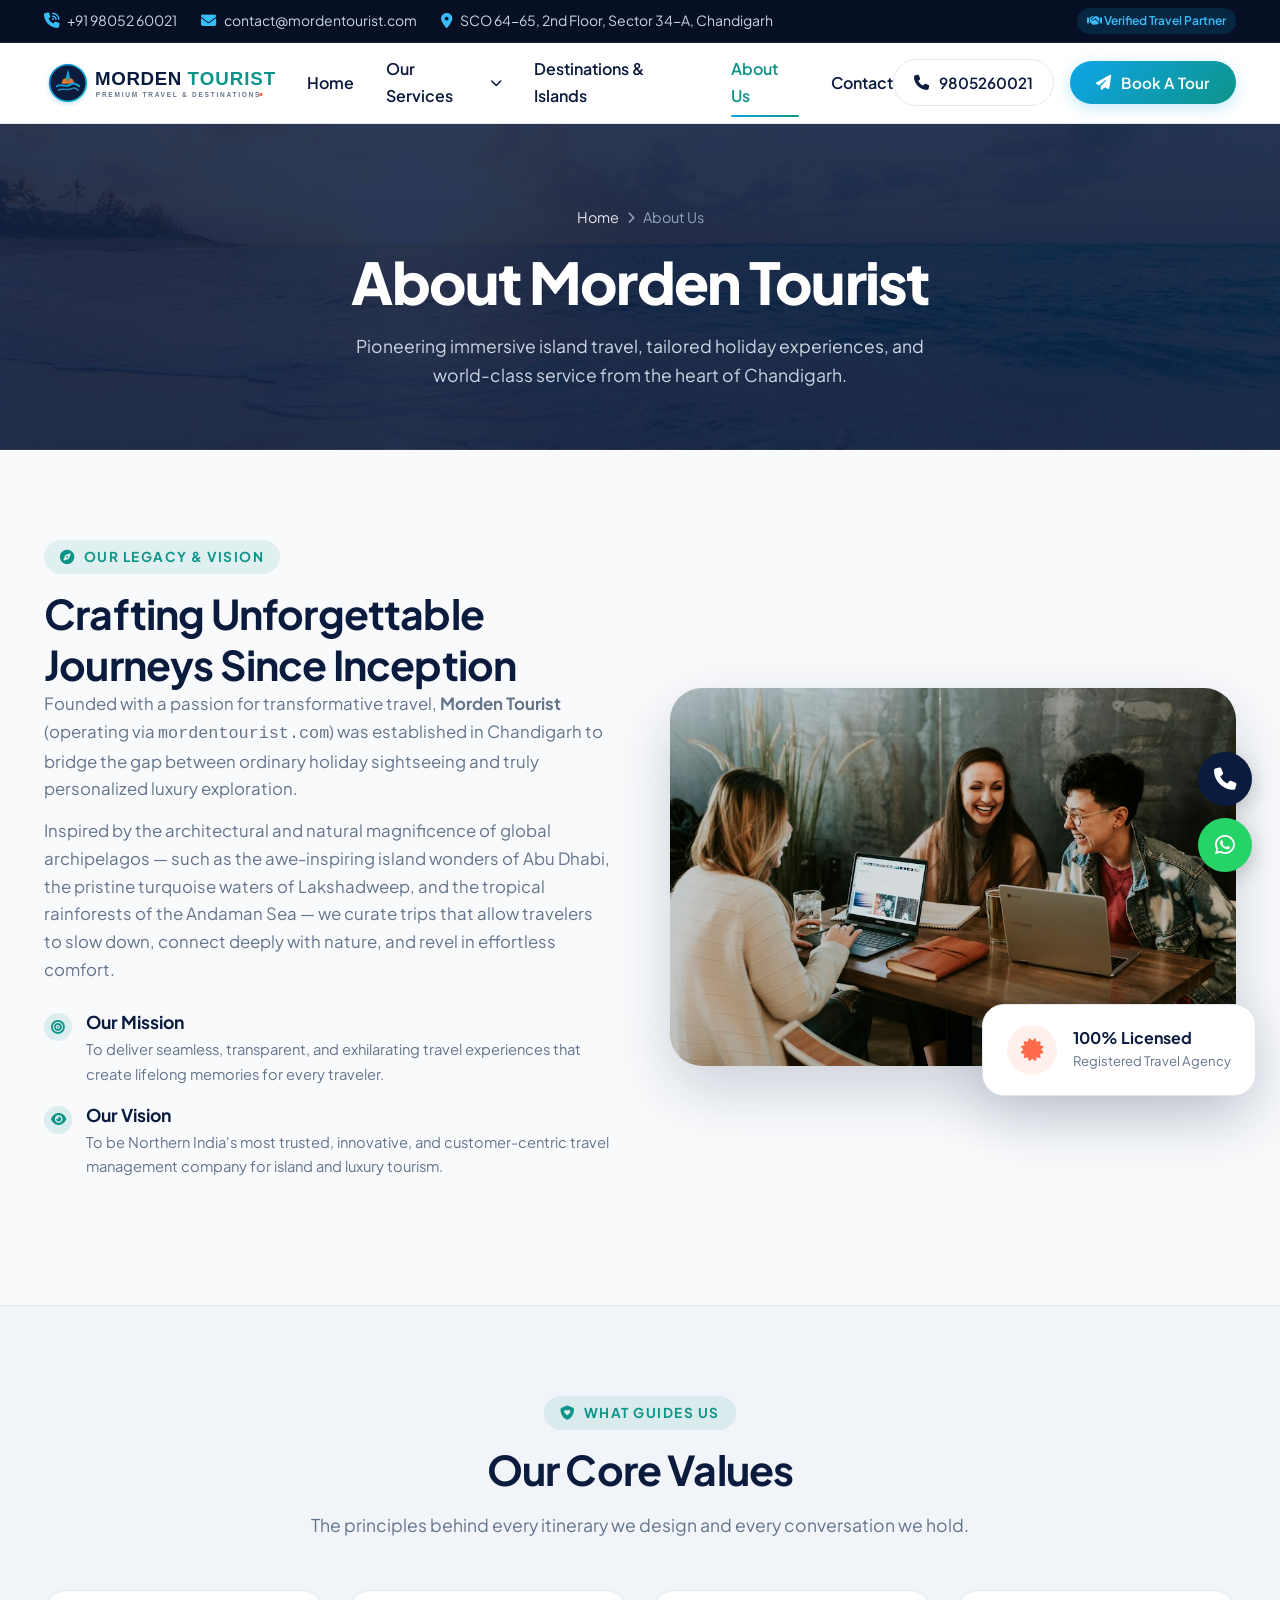
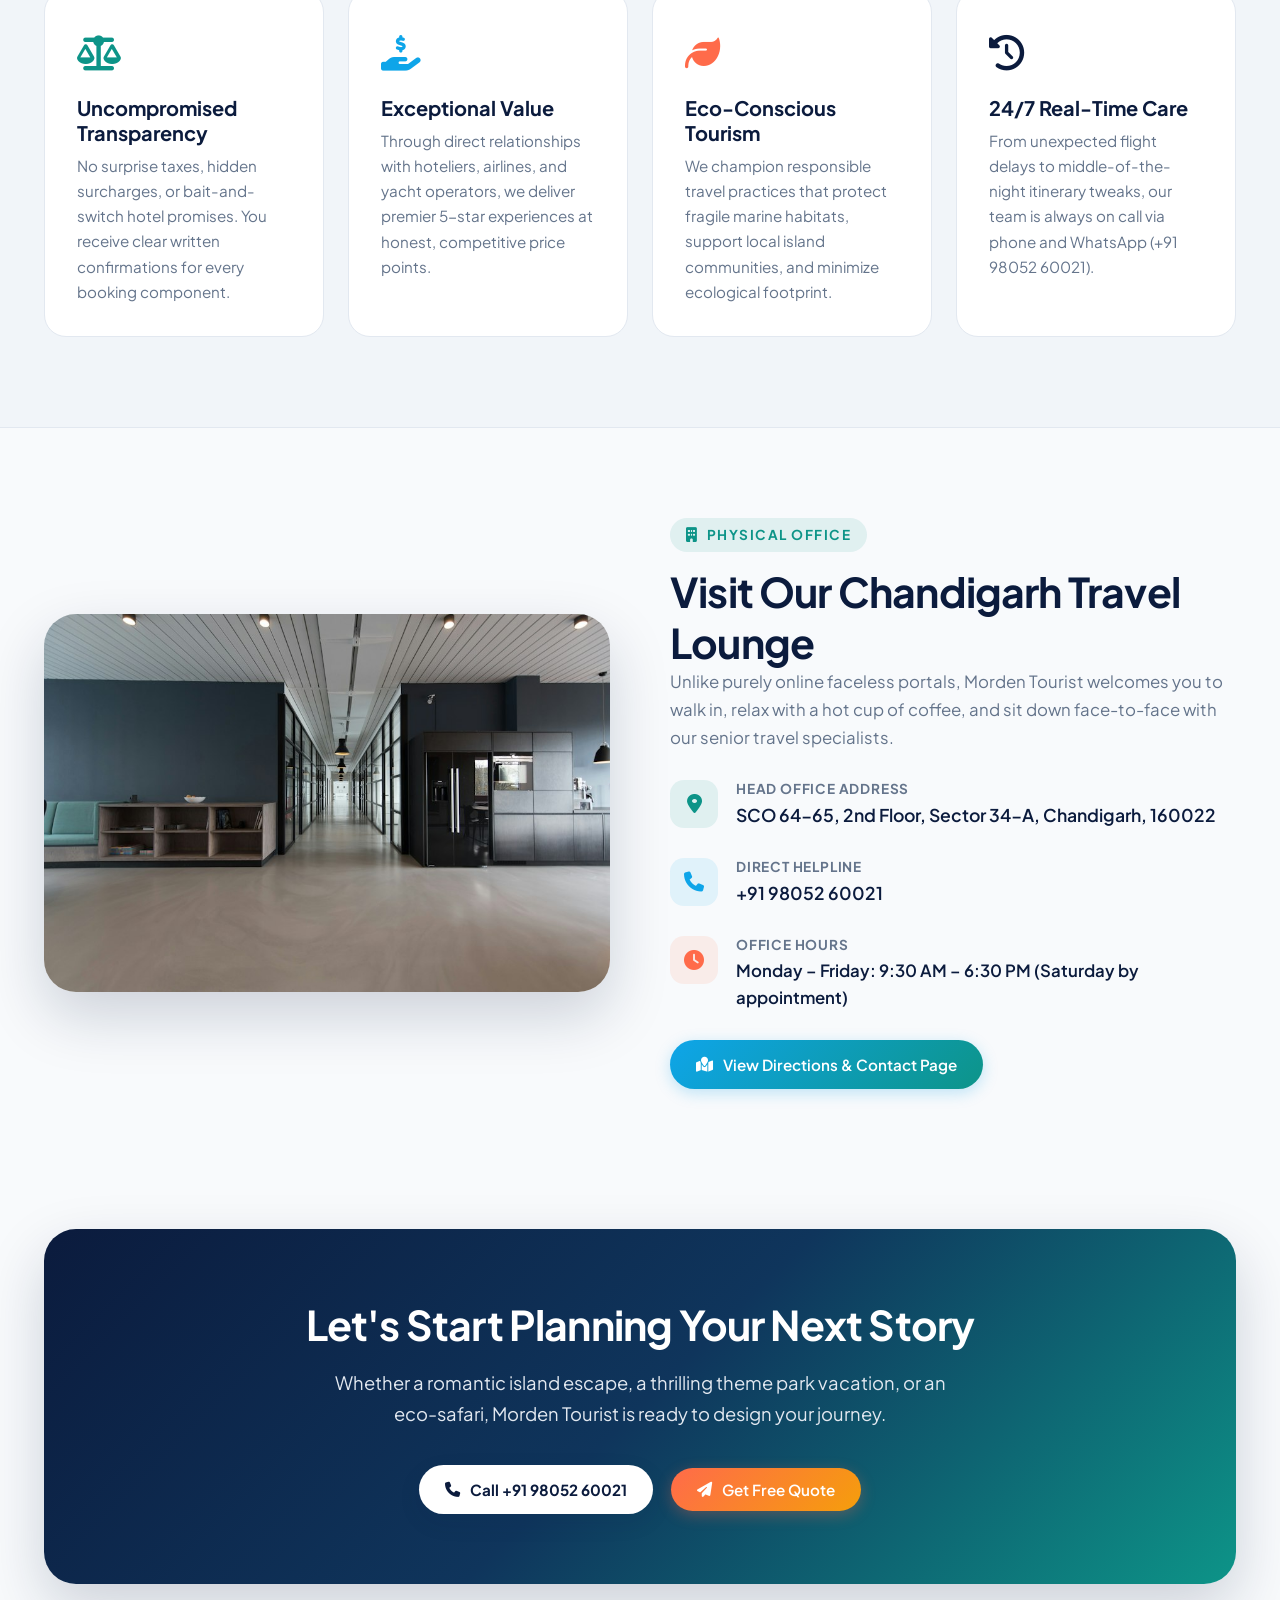
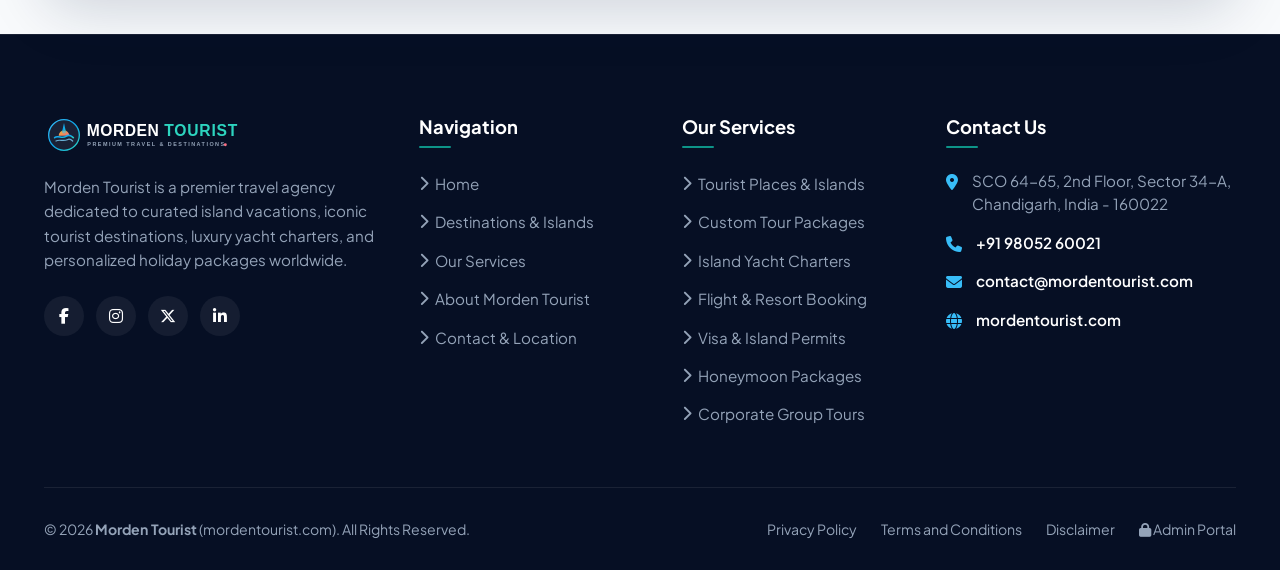
<file: about.html>
<!DOCTYPE html>
<html lang="en">
<head>
  <meta charset="UTF-8">
  <meta name="viewport" content="width=device-width, initial-scale=1.0">
  <title>About Us | Morden Tourist (mordentourist.com)</title>
  <meta name="description" content="Discover the story, mission, and experienced travel specialists behind Morden Tourist, Chandigarh's premier travel agency for curated island and luxury getaways.">
  <meta name="keywords" content="About Morden Tourist, mordentourist.com, travel agency Chandigarh, Sector 34-A Chandigarh, tour operators">
  <link rel="canonical" href="https://mordentourist.com/about.html">
  
  <!-- Favicon -->
  <link rel="icon" type="image/svg+xml" href="assets/images/favicon.svg">
  <link rel="shortcut icon" href="favicon.svg">

  <!-- Google Fonts: Plus Jakarta Sans -->
  <link rel="preconnect" href="https://fonts.googleapis.com">
  <link rel="preconnect" href="https://fonts.gstatic.com" crossorigin>
  <link href="https://fonts.googleapis.com/css2?family=Plus+Jakarta+Sans:wght@300;400;500;600;700;800&display=swap" rel="stylesheet">

  <!-- Font Awesome 6 Icons -->
  <link rel="stylesheet" href="https://cdnjs.cloudflare.com/ajax/libs/font-awesome/6.4.2/css/all.min.css">

  <!-- Custom Stylesheet -->
  <link rel="stylesheet" href="assets/css/style.css">
</head>
<body>

  <!-- Top Bar -->
  <div class="top-bar">
    <div class="container top-bar-inner">
      <div class="top-bar-info">
        <a href="tel:9805260021" class="top-bar-item">
          <i class="fa-solid fa-phone-volume"></i>
          <span>+91 98052 60021</span>
        </a>
        <a href="mailto:contact@mordentourist.com" class="top-bar-item">
          <i class="fa-solid fa-envelope"></i>
          <span>contact@mordentourist.com</span>
        </a>
        <div class="top-bar-item">
          <i class="fa-solid fa-location-dot"></i>
          <span>SCO 64-65, 2nd Floor, Sector 34-A, Chandigarh</span>
        </div>
      </div>
      <div class="top-bar-right">
        <span class="top-bar-badge"><i class="fa-solid fa-handshake"></i> Verified Travel Partner</span>
      </div>
    </div>
  </div>

  <!-- Header -->
  <header class="main-header">
    <div class="container nav-container">
      <a href="index.html" class="brand-logo" aria-label="Morden Tourist Home">
        <img src="assets/images/logo.svg" alt="Morden Tourist Logo" width="220" height="48">
      </a>

      <nav class="nav-links" id="navLinks">
        <a href="index.html" class="nav-link">Home</a>
        <div class="nav-dropdown">
          <a href="services.html" class="nav-link nav-dropdown-toggle">
            Our Services <i class="fa-solid fa-chevron-down"></i>
          </a>
          <div class="dropdown-menu">
            <a href="tourist-places.html" class="dropdown-item featured">
              <i class="fa-solid fa-umbrella-beach"></i>
              <div class="dropdown-text">
                <strong>Tourist Places &amp; Islands</strong>
                <small>Explore Yas, Saadiyat, Sir Bani Yas &amp; more</small>
              </div>
            </a>
            <a href="services.html#custom-packages" class="dropdown-item">
              <i class="fa-solid fa-compass-drafting"></i>
              <div class="dropdown-text">
                <strong>Customized Tour Packages</strong>
                <small>Tailor-made itineraries for families &amp; couples</small>
              </div>
            </a>
            <a href="services.html#yacht-cruises" class="dropdown-item">
              <i class="fa-solid fa-ship"></i>
              <div class="dropdown-text">
                <strong>Island Yacht Charters</strong>
                <small>Private boat cruises &amp; water sports</small>
              </div>
            </a>
            <a href="services.html#flights-resorts" class="dropdown-item">
              <i class="fa-solid fa-hotel"></i>
              <div class="dropdown-text">
                <strong>Flight &amp; 5-Star Resorts</strong>
                <small>Contracted B2B airline &amp; resort rates</small>
              </div>
            </a>
            <a href="services.html#visa-permits" class="dropdown-item">
              <i class="fa-solid fa-passport"></i>
              <div class="dropdown-text">
                <strong>Visa &amp; Island Permits</strong>
                <small>UAE express visas &amp; island entry papers</small>
              </div>
            </a>
            <a href="services.html#guided-excursions" class="dropdown-item">
              <i class="fa-solid fa-van-shuttle"></i>
              <div class="dropdown-text">
                <strong>Guided Excursions &amp; Chauffeurs</strong>
                <small>Local licensed multilingual guides</small>
              </div>
            </a>
            <a href="services.html" class="dropdown-item" style="border-top: 1px solid var(--color-border); background: var(--color-bg-subtle);">
              <i class="fa-solid fa-list-check"></i>
              <div class="dropdown-text">
                <strong>All Services Overview &rarr;</strong>
              </div>
            </a>
          </div>
        </div>
        <a href="destinations.html" class="nav-link">Destinations &amp; Islands</a>
        <a href="about.html" class="nav-link active">About Us</a>
        <a href="contact.html" class="nav-link">Contact</a>
      </nav>

      <div class="nav-actions">
        <a href="tel:9805260021" class="btn btn-outline" style="padding: 10px 20px;">
          <i class="fa-solid fa-phone"></i> 9805260021
        </a>
        <button class="btn btn-primary open-booking-modal" data-dest="About Us Consultation">
          <i class="fa-solid fa-paper-plane"></i> Book A Tour
        </button>
      </div>

      <button class="mobile-menu-toggle" id="mobileMenuToggle" aria-label="Toggle navigation">
        <i class="fa-solid fa-bars"></i>
      </button>
    </div>
  </header>

  <!-- Page Banner -->
  <section class="page-banner">
    <div class="container">
      <div class="breadcrumbs">
        <a href="index.html">Home</a>
        <i class="fa-solid fa-chevron-right"></i>
        <span>About Us</span>
      </div>
      <h1 class="page-title">About Morden Tourist</h1>
      <p class="page-subtitle">
        Pioneering immersive island travel, tailored holiday experiences, and world-class service from the heart of Chandigarh.
      </p>
    </div>
  </section>

  <!-- Our Story & Mission Section -->
  <section class="section-pad">
    <div class="container">
      <div class="feature-split">
        <div class="feature-content">
          <span class="section-label"><i class="fa-solid fa-compass"></i> Our Legacy &amp; Vision</span>
          <h2>Crafting Unforgettable Journeys Since Inception</h2>
          <p>
            Founded with a passion for transformative travel, <strong>Morden Tourist</strong> (operating via <code>mordentourist.com</code>) was established in Chandigarh to bridge the gap between ordinary holiday sightseeing and truly personalized luxury exploration.
          </p>
          <p style="margin-top: 14px;">
            Inspired by the architectural and natural magnificence of global archipelagos — such as the awe-inspiring island wonders of Abu Dhabi, the pristine turquoise waters of Lakshadweep, and the tropical rainforests of the Andaman Sea — we curate trips that allow travelers to slow down, connect deeply with nature, and revel in effortless comfort.
          </p>
          <div class="feature-checklist">
            <div class="feature-check-item">
              <div class="check-icon"><i class="fa-solid fa-bullseye"></i></div>
              <div class="check-text">
                <h4>Our Mission</h4>
                <p>To deliver seamless, transparent, and exhilarating travel experiences that create lifelong memories for every traveler.</p>
              </div>
            </div>
            <div class="feature-check-item">
              <div class="check-icon"><i class="fa-solid fa-eye"></i></div>
              <div class="check-text">
                <h4>Our Vision</h4>
                <p>To be Northern India's most trusted, innovative, and customer-centric travel management company for island and luxury tourism.</p>
              </div>
            </div>
          </div>
        </div>

        <div class="feature-media">
          <div class="feature-media-main">
            <img src="assets/images/about/chandigarh-team.jpg" alt="Morden Tourist passionate travel management team" loading="lazy">
          </div>
          <div class="feature-media-floating">
            <div class="floating-icon">
              <i class="fa-solid fa-certificate"></i>
            </div>
            <div class="floating-text">
              <h5>100% Licensed</h5>
              <p>Registered Travel Agency</p>
            </div>
          </div>
        </div>
      </div>
    </div>
  </section>

  <!-- Core Values -->
  <section class="section-pad" style="background: #F1F5F9; border-top: 1px solid var(--color-border); border-bottom: 1px solid var(--color-border);">
    <div class="container">
      <div class="section-header">
        <span class="section-label"><i class="fa-solid fa-shield-heart"></i> What Guides Us</span>
        <h2>Our Core Values</h2>
        <p>The principles behind every itinerary we design and every conversation we hold.</p>
      </div>

      <div class="stats-grid" style="text-align: left;">
        <div class="stat-item" style="background: #FFFFFF; padding: 32px; border-radius: var(--radius-lg); border: 1px solid var(--color-border);">
          <div style="font-size: 2.2rem; color: var(--color-secondary); margin-bottom: 14px;"><i class="fa-solid fa-scale-balanced"></i></div>
          <h4 style="margin-bottom: 8px;">Uncompromised Transparency</h4>
          <p style="font-size: 0.95rem; margin: 0;">No surprise taxes, hidden surcharges, or bait-and-switch hotel promises. You receive clear written confirmations for every booking component.</p>
        </div>

        <div class="stat-item" style="background: #FFFFFF; padding: 32px; border-radius: var(--radius-lg); border: 1px solid var(--color-border);">
          <div style="font-size: 2.2rem; color: var(--color-accent); margin-bottom: 14px;"><i class="fa-solid fa-hand-holding-dollar"></i></div>
          <h4 style="margin-bottom: 8px;">Exceptional Value</h4>
          <p style="font-size: 0.95rem; margin: 0;">Through direct relationships with hoteliers, airlines, and yacht operators, we deliver premier 5-star experiences at honest, competitive price points.</p>
        </div>

        <div class="stat-item" style="background: #FFFFFF; padding: 32px; border-radius: var(--radius-lg); border: 1px solid var(--color-border);">
          <div style="font-size: 2.2rem; color: var(--color-coral); margin-bottom: 14px;"><i class="fa-solid fa-leaf"></i></div>
          <h4 style="margin-bottom: 8px;">Eco-Conscious Tourism</h4>
          <p style="font-size: 0.95rem; margin: 0;">We champion responsible travel practices that protect fragile marine habitats, support local island communities, and minimize ecological footprint.</p>
        </div>

        <div class="stat-item" style="background: #FFFFFF; padding: 32px; border-radius: var(--radius-lg); border: 1px solid var(--color-border);">
          <div style="font-size: 2.2rem; color: var(--color-primary); margin-bottom: 14px;"><i class="fa-solid fa-clock-rotate-left"></i></div>
          <h4 style="margin-bottom: 8px;">24/7 Real-Time Care</h4>
          <p style="font-size: 0.95rem; margin: 0;">From unexpected flight delays to middle-of-the-night itinerary tweaks, our team is always on call via phone and WhatsApp (+91 98052 60021).</p>
        </div>
      </div>
    </div>
  </section>

  <!-- Physical Presence in Chandigarh -->
  <section class="section-pad">
    <div class="container">
      <div class="feature-split">
        <div class="feature-media">
          <div class="feature-media-main">
            <img src="assets/images/about/office-lounge.jpg" alt="Morden Tourist Modern travel consultation office in Sector 34-A Chandigarh" loading="lazy">
          </div>
        </div>

        <div class="feature-content">
          <span class="section-label"><i class="fa-solid fa-building"></i> Physical Office</span>
          <h2>Visit Our Chandigarh Travel Lounge</h2>
          <p>
            Unlike purely online faceless portals, Morden Tourist welcomes you to walk in, relax with a hot cup of coffee, and sit down face-to-face with our senior travel specialists.
          </p>
          <div class="contact-list" style="margin: 28px 0;">
            <div class="contact-item">
              <div class="contact-icon" style="background: rgba(13, 148, 136, 0.1); color: var(--color-secondary);">
                <i class="fa-solid fa-location-dot"></i>
              </div>
              <div class="contact-text">
                <h5 style="color: var(--color-text-muted);">Head Office Address</h5>
                <p style="color: var(--color-primary); font-size: 1.1rem;">SCO 64-65, 2nd Floor, Sector 34-A, Chandigarh, 160022</p>
              </div>
            </div>

            <div class="contact-item">
              <div class="contact-icon" style="background: rgba(14, 165, 233, 0.1); color: var(--color-accent);">
                <i class="fa-solid fa-phone"></i>
              </div>
              <div class="contact-text">
                <h5 style="color: var(--color-text-muted);">Direct Helpline</h5>
                <p><a href="tel:9805260021" style="color: var(--color-primary); font-size: 1.1rem;">+91 98052 60021</a></p>
              </div>
            </div>

            <div class="contact-item">
              <div class="contact-icon" style="background: rgba(255, 107, 74, 0.1); color: var(--color-coral);">
                <i class="fa-solid fa-clock"></i>
              </div>
              <div class="contact-text">
                <h5 style="color: var(--color-text-muted);">Office Hours</h5>
                <p style="color: var(--color-primary); font-size: 1.05rem;">Monday – Friday: 9:30 AM – 6:30 PM (Saturday by appointment)</p>
              </div>
            </div>
          </div>

          <a href="contact.html" class="btn btn-primary">
            <i class="fa-solid fa-map-location"></i> View Directions &amp; Contact Page
          </a>
        </div>
      </div>
    </div>
  </section>

  <!-- CTA Banner -->
  <section class="section-pad-sm">
    <div class="container">
      <div class="cta-banner">
        <h2>Let's Start Planning Your Next Story</h2>
        <p>
          Whether a romantic island escape, a thrilling theme park vacation, or an eco-safari, Morden Tourist is ready to design your journey.
        </p>
        <div class="cta-btn-group">
          <a href="tel:9805260021" class="btn btn-white">
            <i class="fa-solid fa-phone"></i> Call +91 98052 60021
          </a>
          <button class="btn btn-coral open-booking-modal" data-dest="Custom Trip Consultation">
            <i class="fa-solid fa-paper-plane"></i> Get Free Quote
          </button>
        </div>
      </div>
    </div>
  </section>

  <!-- Footer -->
  <footer class="main-footer">
    <div class="container">
      <div class="footer-top">
        <div class="footer-brand">
          <a href="index.html">
            <img src="assets/images/logo-white.svg" alt="Morden Tourist" width="220" height="48">
          </a>
          <p>
            Morden Tourist is a premier travel agency dedicated to curated island vacations, iconic tourist destinations, luxury yacht charters, and personalized holiday packages worldwide.
          </p>
          <div class="footer-socials">
            <a href="https://facebook.com" target="_blank" rel="noopener" class="social-link" aria-label="Facebook"><i class="fa-brands fa-facebook-f"></i></a>
            <a href="https://instagram.com" target="_blank" rel="noopener" class="social-link" aria-label="Instagram"><i class="fa-brands fa-instagram"></i></a>
            <a href="https://twitter.com" target="_blank" rel="noopener" class="social-link" aria-label="Twitter"><i class="fa-brands fa-x-twitter"></i></a>
            <a href="https://linkedin.com" target="_blank" rel="noopener" class="social-link" aria-label="LinkedIn"><i class="fa-brands fa-linkedin-in"></i></a>
          </div>
        </div>

        <div class="footer-col">
          <h4>Navigation</h4>
          <ul class="footer-links">
            <li><a href="index.html"><i class="fa-solid fa-chevron-right"></i> Home</a></li>
            <li><a href="destinations.html"><i class="fa-solid fa-chevron-right"></i> Destinations &amp; Islands</a></li>
            <li><a href="services.html"><i class="fa-solid fa-chevron-right"></i> Our Services</a></li>
            <li><a href="about.html"><i class="fa-solid fa-chevron-right"></i> About Morden Tourist</a></li>
            <li><a href="contact.html"><i class="fa-solid fa-chevron-right"></i> Contact &amp; Location</a></li>
          </ul>
        </div>

        <div class="footer-col">
          <h4>Our Services</h4>
          <ul class="footer-links">
            <li><a href="tourist-places.html"><i class="fa-solid fa-chevron-right"></i> Tourist Places &amp; Islands</a></li>
            <li><a href="services.html#custom-packages"><i class="fa-solid fa-chevron-right"></i> Custom Tour Packages</a></li>
            <li><a href="services.html#yacht-cruises"><i class="fa-solid fa-chevron-right"></i> Island Yacht Charters</a></li>
            <li><a href="services.html#flights-resorts"><i class="fa-solid fa-chevron-right"></i> Flight &amp; Resort Booking</a></li>
            <li><a href="services.html#visa-permits"><i class="fa-solid fa-chevron-right"></i> Visa &amp; Island Permits</a></li>
            <li><a href="services.html#honeymoon-escapes"><i class="fa-solid fa-chevron-right"></i> Honeymoon Packages</a></li>
            <li><a href="services.html#corporate-mice"><i class="fa-solid fa-chevron-right"></i> Corporate Group Tours</a></li>
          </ul>
        </div>

        <div class="footer-col">
          <h4>Contact Us</h4>
          <div class="footer-contact-item">
            <i class="fa-solid fa-location-dot"></i>
            <p>SCO 64-65, 2nd Floor, Sector 34-A, Chandigarh, India - 160022</p>
          </div>
          <div class="footer-contact-item">
            <i class="fa-solid fa-phone"></i>
            <p><a href="tel:9805260021">+91 98052 60021</a></p>
          </div>
          <div class="footer-contact-item">
            <i class="fa-solid fa-envelope"></i>
            <p><a href="mailto:contact@mordentourist.com">contact@mordentourist.com</a></p>
          </div>
          <div class="footer-contact-item">
            <i class="fa-solid fa-globe"></i>
            <p><a href="https://mordentourist.com">mordentourist.com</a></p>
          </div>
        </div>
      </div>

      <div class="footer-bottom">
        <div>
          &copy; <span id="currentYear">2026</span> <strong>Morden Tourist</strong> (mordentourist.com). All Rights Reserved.
        </div>
        <div class="footer-legal-links">
          <a href="privacy-policy.html">Privacy Policy</a>
          <a href="terms-and-conditions.html">Terms and Conditions</a>
          <a href="disclaimer.html">Disclaimer</a>
          <a href="admin.html" target="_blank" style="color: var(--color-accent-teal);"><i class="fa-solid fa-lock"></i> Admin Portal</a>
        </div>
      </div>
    </div>
  </footer>

  <!-- Booking Modal -->
  <div class="modal-overlay" id="bookingModal" role="dialog" aria-modal="true" aria-labelledby="modalHeading">
    <div class="modal-container">
      <button class="modal-close-btn" id="modalCloseBtn" aria-label="Close modal">
        <i class="fa-solid fa-xmark"></i>
      </button>
      <span class="section-label" style="margin-bottom: 8px;">Plan Your Trip</span>
      <h3 id="modalHeading" style="margin-bottom: 6px;">Request Tour Consultation</h3>
      <p style="font-size: 0.95rem; margin-bottom: 24px;">
        Share your travel plans and our destination specialists will craft your personalized itinerary within 24 hours.
      </p>

      <form id="bookingForm">
        <div class="form-group">
          <label for="modalName">Full Name *</label>
          <input type="text" id="modalName" class="form-control" placeholder="e.g. Rahul Verma" required>
        </div>

        <div class="form-group-row">
          <div class="form-group">
            <label for="modalPhone">Phone / WhatsApp Number *</label>
            <input type="tel" id="modalPhone" class="form-control" placeholder="e.g. 9805260021" required>
          </div>
          <div class="form-group">
            <label for="modalEmail">Email Address *</label>
            <input type="email" id="modalEmail" class="form-control" placeholder="e.g. rahul@gmail.com" required>
          </div>
        </div>

        <div class="form-group">
          <label for="modalDestination">Destination / Service *</label>
          <input type="text" id="modalDestination" class="form-control" placeholder="e.g. Island Tour Inquiry" required>
        </div>

        <div class="form-group-row">
          <div class="form-group">
            <label for="modalTravelers">Number of Travelers</label>
            <select id="modalTravelers" class="form-control">
              <option value="1">Solo Traveler</option>
              <option value="2" selected>Couple (2 Adults)</option>
              <option value="family">Family (3 - 5 People)</option>
              <option value="group">Large Group (6+ People)</option>
            </select>
          </div>
          <div class="form-group">
            <label for="modalDate">Expected Travel Date</label>
            <input type="date" id="modalDate" class="form-control">
          </div>
        </div>

        <div class="form-group">
          <label for="modalNotes">Special Requests (Optional)</label>
          <textarea id="modalNotes" class="form-control" placeholder="Tell us about your requirements..." style="min-height: 80px;"></textarea>
        </div>

        <button type="submit" class="btn btn-coral" style="width: 100%; padding: 14px; font-size: 1rem; display: flex; align-items: center; justify-content: center; gap: 8px;">
          <i class="fa-brands fa-whatsapp" style="font-size: 1.25rem;"></i> Send Inquiry to WhatsApp (+91 98052 60021)
        </button>
        <p style="font-size: 0.8rem; color: var(--color-text-muted); text-align: center; margin-top: 10px; margin-bottom: 0;">
          <i class="fa-solid fa-bolt" style="color: #25D366;"></i> Instant WhatsApp response from our Chandigarh specialists.
        </p>
      </form>
    </div>
  </div>

  <!-- Floating Actions -->
  <div class="floating-actions">
    <button class="back-to-top" id="backToTop" aria-label="Back to top">
      <i class="fa-solid fa-arrow-up"></i>
    </button>
    <a href="tel:9805260021" class="float-btn float-phone" aria-label="Call Morden Tourist">
      <i class="fa-solid fa-phone"></i>
    </a>
    <a href="https://wa.me/919805260021?text=Hello%20Morden%20Tourist,%20I%20would%20like%20to%20know%20more%20about%20your%20agency." target="_blank" rel="noopener" class="float-btn float-whatsapp" aria-label="Chat on WhatsApp">
      <i class="fa-brands fa-whatsapp"></i>
    </a>
  </div>

    <!-- Shared Packages Data Store -->
  <script src="assets/js/packages-data.js"></script>
  <script src="assets/js/main.js"></script>
  <script>
    document.getElementById('currentYear').textContent = new Date().getFullYear();
  </script>
</body>
</html>
</file>
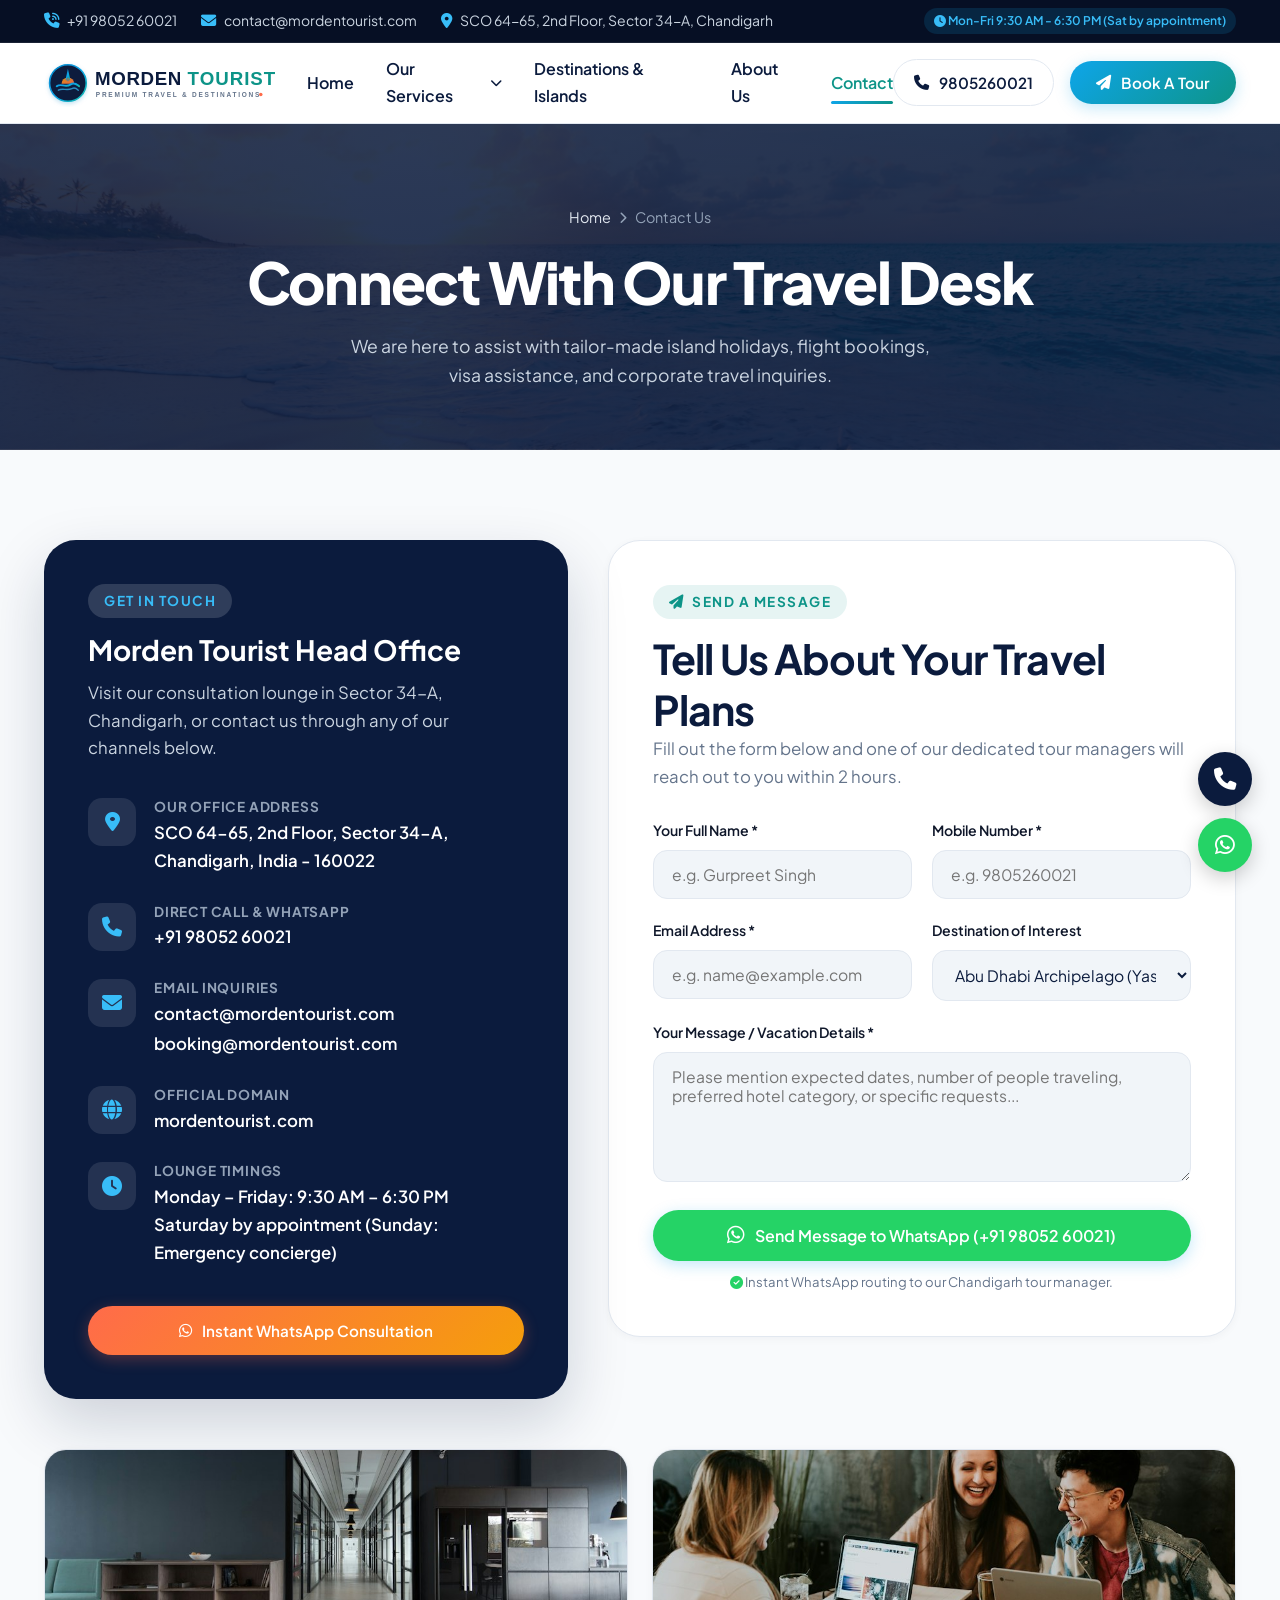
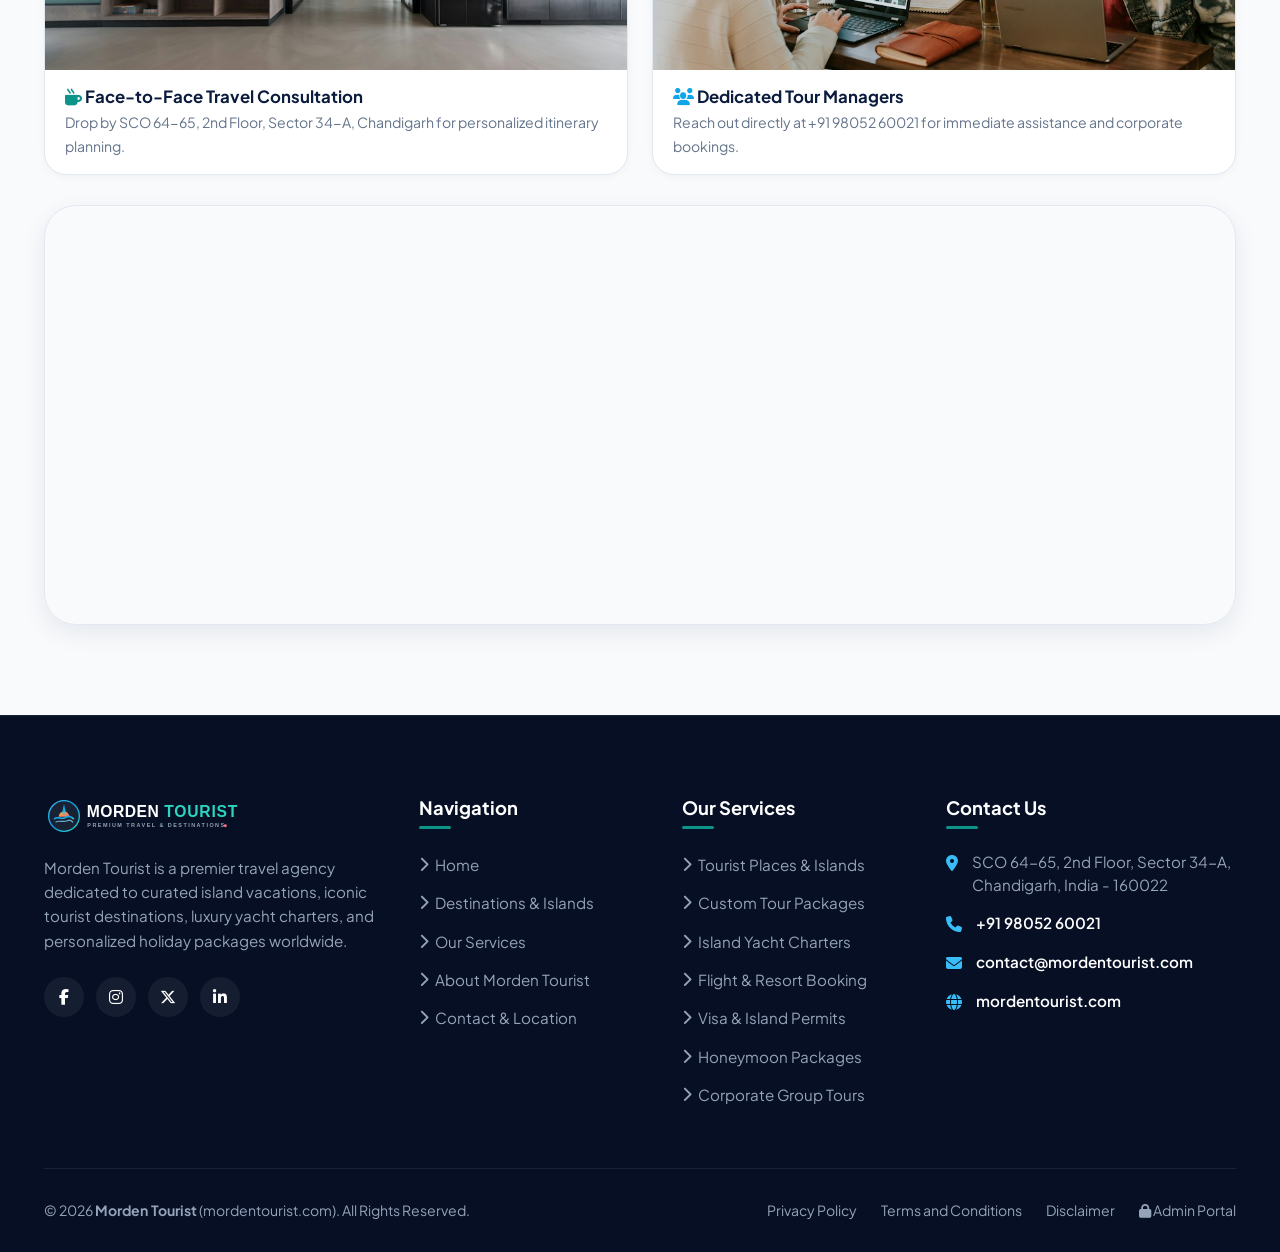
<file: contact.html>
<!DOCTYPE html>
<html lang="en">
<head>
  <meta charset="UTF-8">
  <meta name="viewport" content="width=device-width, initial-scale=1.0">
  <title>Contact Us | Morden Tourist (mordentourist.com) | Chandigarh</title>
  <meta name="description" content="Get in touch with Morden Tourist in Sector 34-A, Chandigarh. Call +91 98052 60021 or visit SCO 64-65, 2nd Floor for custom holiday and island tour planning.">
  <meta name="keywords" content="Morden Tourist contact, travel agency Sector 34 Chandigarh, SCO 64-65 Sector 34-A, 9805260021, mordentourist.com">
  <link rel="canonical" href="https://mordentourist.com/contact.html">
  
  <!-- Favicon -->
  <link rel="icon" type="image/svg+xml" href="assets/images/favicon.svg">
  <link rel="shortcut icon" href="favicon.svg">

  <!-- Google Fonts: Plus Jakarta Sans -->
  <link rel="preconnect" href="https://fonts.googleapis.com">
  <link rel="preconnect" href="https://fonts.gstatic.com" crossorigin>
  <link href="https://fonts.googleapis.com/css2?family=Plus+Jakarta+Sans:wght@300;400;500;600;700;800&display=swap" rel="stylesheet">

  <!-- Font Awesome 6 Icons -->
  <link rel="stylesheet" href="https://cdnjs.cloudflare.com/ajax/libs/font-awesome/6.4.2/css/all.min.css">

  <!-- Custom Stylesheet -->
  <link rel="stylesheet" href="assets/css/style.css">
</head>
<body>

  <!-- Top Announcement Bar -->
  <div class="top-bar">
    <div class="container top-bar-inner">
      <div class="top-bar-info">
        <a href="tel:9805260021" class="top-bar-item">
          <i class="fa-solid fa-phone-volume"></i>
          <span>+91 98052 60021</span>
        </a>
        <a href="mailto:contact@mordentourist.com" class="top-bar-item">
          <i class="fa-solid fa-envelope"></i>
          <span>contact@mordentourist.com</span>
        </a>
        <div class="top-bar-item">
          <i class="fa-solid fa-location-dot"></i>
          <span>SCO 64-65, 2nd Floor, Sector 34-A, Chandigarh</span>
        </div>
      </div>
      <div class="top-bar-right">
        <span class="top-bar-badge"><i class="fa-solid fa-clock"></i> Mon-Fri 9:30 AM - 6:30 PM (Sat by appointment)</span>
      </div>
    </div>
  </div>

  <!-- Header -->
  <header class="main-header">
    <div class="container nav-container">
      <a href="index.html" class="brand-logo" aria-label="Morden Tourist Home">
        <img src="assets/images/logo.svg" alt="Morden Tourist Logo" width="220" height="48">
      </a>

      <nav class="nav-links" id="navLinks">
        <a href="index.html" class="nav-link">Home</a>
        <div class="nav-dropdown">
          <a href="services.html" class="nav-link nav-dropdown-toggle">
            Our Services <i class="fa-solid fa-chevron-down"></i>
          </a>
          <div class="dropdown-menu">
            <a href="tourist-places.html" class="dropdown-item featured">
              <i class="fa-solid fa-umbrella-beach"></i>
              <div class="dropdown-text">
                <strong>Tourist Places &amp; Islands</strong>
                <small>Explore Yas, Saadiyat, Sir Bani Yas &amp; more</small>
              </div>
            </a>
            <a href="services.html#custom-packages" class="dropdown-item">
              <i class="fa-solid fa-compass-drafting"></i>
              <div class="dropdown-text">
                <strong>Customized Tour Packages</strong>
                <small>Tailor-made itineraries for families &amp; couples</small>
              </div>
            </a>
            <a href="services.html#yacht-cruises" class="dropdown-item">
              <i class="fa-solid fa-ship"></i>
              <div class="dropdown-text">
                <strong>Island Yacht Charters</strong>
                <small>Private boat cruises &amp; water sports</small>
              </div>
            </a>
            <a href="services.html#flights-resorts" class="dropdown-item">
              <i class="fa-solid fa-hotel"></i>
              <div class="dropdown-text">
                <strong>Flight &amp; 5-Star Resorts</strong>
                <small>Contracted B2B airline &amp; resort rates</small>
              </div>
            </a>
            <a href="services.html#visa-permits" class="dropdown-item">
              <i class="fa-solid fa-passport"></i>
              <div class="dropdown-text">
                <strong>Visa &amp; Island Permits</strong>
                <small>UAE express visas &amp; island entry papers</small>
              </div>
            </a>
            <a href="services.html#guided-excursions" class="dropdown-item">
              <i class="fa-solid fa-van-shuttle"></i>
              <div class="dropdown-text">
                <strong>Guided Excursions &amp; Chauffeurs</strong>
                <small>Local licensed multilingual guides</small>
              </div>
            </a>
            <a href="services.html" class="dropdown-item" style="border-top: 1px solid var(--color-border); background: var(--color-bg-subtle);">
              <i class="fa-solid fa-list-check"></i>
              <div class="dropdown-text">
                <strong>All Services Overview &rarr;</strong>
              </div>
            </a>
          </div>
        </div>
        <a href="destinations.html" class="nav-link">Destinations &amp; Islands</a>
        <a href="about.html" class="nav-link">About Us</a>
        <a href="contact.html" class="nav-link active">Contact</a>
      </nav>

      <div class="nav-actions">
        <a href="tel:9805260021" class="btn btn-outline" style="padding: 10px 20px;">
          <i class="fa-solid fa-phone"></i> 9805260021
        </a>
        <button class="btn btn-primary open-booking-modal" data-dest="Direct Contact Page">
          <i class="fa-solid fa-paper-plane"></i> Book A Tour
        </button>
      </div>

      <button class="mobile-menu-toggle" id="mobileMenuToggle" aria-label="Toggle navigation">
        <i class="fa-solid fa-bars"></i>
      </button>
    </div>
  </header>

  <!-- Page Banner -->
  <section class="page-banner">
    <div class="container">
      <div class="breadcrumbs">
        <a href="index.html">Home</a>
        <i class="fa-solid fa-chevron-right"></i>
        <span>Contact Us</span>
      </div>
      <h1 class="page-title">Connect With Our Travel Desk</h1>
      <p class="page-subtitle">
        We are here to assist with tailor-made island holidays, flight bookings, visa assistance, and corporate travel inquiries.
      </p>
    </div>
  </section>

  <!-- Contact Information & Form Section -->
  <section class="section-pad">
    <div class="container">
      <div class="contact-layout">

        <!-- Left: Contact Details Card -->
        <div class="contact-info-card">
          <span class="section-label" style="background: rgba(255,255,255,0.15); color: #38BDF8;">Get In Touch</span>
          <h3>Morden Tourist Head Office</h3>
          <p>
            Visit our consultation lounge in Sector 34-A, Chandigarh, or contact us through any of our channels below.
          </p>

          <div class="contact-list">
            <!-- Address -->
            <div class="contact-item">
              <div class="contact-icon">
                <i class="fa-solid fa-location-dot"></i>
              </div>
              <div class="contact-text">
                <h5>Our Office Address</h5>
                <p>SCO 64-65, 2nd Floor, Sector 34-A,<br>Chandigarh, India - 160022</p>
              </div>
            </div>

            <!-- Phone -->
            <div class="contact-item">
              <div class="contact-icon">
                <i class="fa-solid fa-phone"></i>
              </div>
              <div class="contact-text">
                <h5>Direct Call &amp; WhatsApp</h5>
                <p><a href="tel:9805260021">+91 98052 60021</a></p>
              </div>
            </div>

            <!-- Email -->
            <div class="contact-item">
              <div class="contact-icon">
                <i class="fa-solid fa-envelope"></i>
              </div>
              <div class="contact-text">
                <h5>Email Inquiries</h5>
                <p><a href="mailto:contact@mordentourist.com">contact@mordentourist.com</a></p>
                <p style="font-size: 0.9rem; margin-top: 2px;"><a href="mailto:booking@mordentourist.com">booking@mordentourist.com</a></p>
              </div>
            </div>

            <!-- Website -->
            <div class="contact-item">
              <div class="contact-icon">
                <i class="fa-solid fa-globe"></i>
              </div>
              <div class="contact-text">
                <h5>Official Domain</h5>
                <p><a href="https://mordentourist.com" target="_blank" rel="noopener">mordentourist.com</a></p>
              </div>
            </div>

            <!-- Working Hours -->
            <div class="contact-item">
              <div class="contact-icon">
                <i class="fa-solid fa-clock"></i>
              </div>
              <div class="contact-text">
                <h5>Lounge Timings</h5>
                <p>Monday – Friday: 9:30 AM – 6:30 PM<br>Saturday by appointment (Sunday: Emergency concierge)</p>
              </div>
            </div>
          </div>

          <div style="margin-top: 24px;">
            <a href="https://wa.me/919805260021?text=Hello%20Morden%20Tourist,%20I%20would%20like%20to%20plan%20a%20tour." target="_blank" rel="noopener" class="btn btn-coral" style="width: 100%;">
              <i class="fa-brands fa-whatsapp"></i> Instant WhatsApp Consultation
            </a>
          </div>
        </div>

        <!-- Right: Message / Inquiry Form -->
        <div class="contact-form-card">
          <span class="section-label"><i class="fa-solid fa-paper-plane"></i> Send A Message</span>
          <h2>Tell Us About Your Travel Plans</h2>
          <p>Fill out the form below and one of our dedicated tour managers will reach out to you within 2 hours.</p>

          <form id="contactForm">
            <div class="form-group-row">
              <div class="form-group">
                <label for="contactName">Your Full Name *</label>
                <input type="text" id="contactName" class="form-control" placeholder="e.g. Gurpreet Singh" required>
              </div>
              <div class="form-group">
                <label for="contactPhone">Mobile Number *</label>
                <input type="tel" id="contactPhone" class="form-control" placeholder="e.g. 9805260021" required>
              </div>
            </div>

            <div class="form-group-row">
              <div class="form-group">
                <label for="contactEmail">Email Address *</label>
                <input type="email" id="contactEmail" class="form-control" placeholder="e.g. name@example.com" required>
              </div>
              <div class="form-group">
                <label for="contactSubject">Destination of Interest</label>
                <select id="contactSubject" class="form-control">
                  <option value="Abu Dhabi & Yas Island">Abu Dhabi Archipelago (Yas &amp; Saadiyat)</option>
                  <option value="Andaman Islands">Andaman &amp; Nicobar (Havelock / Neil)</option>
                  <option value="Lakshadweep Coral Islands">Lakshadweep Atolls (Bangaram / Agatti)</option>
                  <option value="Yacht & Cruise Charter">Luxury Yacht &amp; Cruise Charter</option>
                  <option value="Custom International Tour">Custom International Holiday</option>
                  <option value="Corporate MICE Event">Corporate MICE &amp; Group Travel</option>
                  <option value="Other Inquiries">General / Other Services</option>
                </select>
              </div>
            </div>

            <div class="form-group">
              <label for="contactMessage">Your Message / Vacation Details *</label>
              <textarea id="contactMessage" class="form-control" placeholder="Please mention expected dates, number of people traveling, preferred hotel category, or specific requests..." required></textarea>
            </div>

            <button type="submit" class="btn btn-primary" style="width: 100%; padding: 15px; font-size: 1rem; display: flex; align-items: center; justify-content: center; gap: 10px; background: #25D366; border-color: #25D366; color: #FFFFFF;">
              <i class="fa-brands fa-whatsapp" style="font-size: 1.25rem;"></i> Send Message to WhatsApp (+91 98052 60021)
            </button>
            <p style="font-size: 0.82rem; color: var(--color-text-muted); text-align: center; margin-top: 10px; margin-bottom: 0;">
              <i class="fa-solid fa-circle-check" style="color: #25D366;"></i> Instant WhatsApp routing to our Chandigarh tour manager.
            </p>
          </form>
        </div>

      </div>

      <!-- Chandigarh Travel Lounge Visual Showcase -->
      <div style="margin-top: 50px; display: grid; grid-template-columns: repeat(auto-fit, minmax(300px, 1fr)); gap: 24px;">
        <div style="background: #FFFFFF; border-radius: var(--radius-lg); overflow: hidden; border: 1px solid var(--color-border); box-shadow: var(--shadow-sm);">
          <div style="height: 220px; overflow: hidden;">
            <img src="assets/images/about/office-lounge.jpg" alt="Morden Tourist Consultation Lounge Sector 34-A Chandigarh" style="width: 100%; height: 100%; object-fit: cover;" loading="lazy">
          </div>
          <div style="padding: 16px 20px;">
            <h4 style="font-size: 1.05rem; margin-bottom: 4px; color: var(--color-primary);"><i class="fa-solid fa-mug-hot" style="color: var(--color-secondary);"></i> Face-to-Face Travel Consultation</h4>
            <p style="font-size: 0.88rem; margin: 0; color: var(--color-text-muted);">Drop by SCO 64-65, 2nd Floor, Sector 34-A, Chandigarh for personalized itinerary planning.</p>
          </div>
        </div>

        <div style="background: #FFFFFF; border-radius: var(--radius-lg); overflow: hidden; border: 1px solid var(--color-border); box-shadow: var(--shadow-sm);">
          <div style="height: 220px; overflow: hidden;">
            <img src="assets/images/about/chandigarh-team.jpg" alt="Morden Tourist Certified Travel Planners" style="width: 100%; height: 100%; object-fit: cover;" loading="lazy">
          </div>
          <div style="padding: 16px 20px;">
            <h4 style="font-size: 1.05rem; margin-bottom: 4px; color: var(--color-primary);"><i class="fa-solid fa-users" style="color: var(--color-accent);"></i> Dedicated Tour Managers</h4>
            <p style="font-size: 0.88rem; margin: 0; color: var(--color-text-muted);">Reach out directly at +91 98052 60021 for immediate assistance and corporate bookings.</p>
          </div>
        </div>
      </div>

      <!-- Google Maps Embed for Sector 34-A Chandigarh -->
      <div class="map-embed-box" style="margin-top: 30px;">
        <iframe 
          title="Morden Tourist Office Location - Sector 34-A Chandigarh"
          src="https://www.google.com/maps/embed?pb=!1m18!1m12!1m3!1d3430.347597148564!2d76.76450657550186!3d30.71887277458925!2m3!1f0!2f0!3f0!3m2!1i1024!2i768!4f13.1!3m3!1m2!1s0x390fed003153572d%3A0xe54e601c70e7e1f7!2sSector%2034A%2C%20Sector%2034%2C%20Chandigarh%2C%20160022!5e0!3m2!1sen!2sin!4v1700000000000!5m2!1sen!2sin" 
          width="100%" 
          height="100%" 
          style="border:0;" 
          allowfullscreen="" 
          loading="lazy" 
          referrerpolicy="no-referrer-when-downgrade">
        </iframe>
      </div>
    </div>
  </section>

  <!-- Footer -->
  <footer class="main-footer">
    <div class="container">
      <div class="footer-top">
        <div class="footer-brand">
          <a href="index.html">
            <img src="assets/images/logo-white.svg" alt="Morden Tourist" width="220" height="48">
          </a>
          <p>
            Morden Tourist is a premier travel agency dedicated to curated island vacations, iconic tourist destinations, luxury yacht charters, and personalized holiday packages worldwide.
          </p>
          <div class="footer-socials">
            <a href="https://facebook.com" target="_blank" rel="noopener" class="social-link" aria-label="Facebook"><i class="fa-brands fa-facebook-f"></i></a>
            <a href="https://instagram.com" target="_blank" rel="noopener" class="social-link" aria-label="Instagram"><i class="fa-brands fa-instagram"></i></a>
            <a href="https://twitter.com" target="_blank" rel="noopener" class="social-link" aria-label="Twitter"><i class="fa-brands fa-x-twitter"></i></a>
            <a href="https://linkedin.com" target="_blank" rel="noopener" class="social-link" aria-label="LinkedIn"><i class="fa-brands fa-linkedin-in"></i></a>
          </div>
        </div>

        <div class="footer-col">
          <h4>Navigation</h4>
          <ul class="footer-links">
            <li><a href="index.html"><i class="fa-solid fa-chevron-right"></i> Home</a></li>
            <li><a href="destinations.html"><i class="fa-solid fa-chevron-right"></i> Destinations &amp; Islands</a></li>
            <li><a href="services.html"><i class="fa-solid fa-chevron-right"></i> Our Services</a></li>
            <li><a href="about.html"><i class="fa-solid fa-chevron-right"></i> About Morden Tourist</a></li>
            <li><a href="contact.html"><i class="fa-solid fa-chevron-right"></i> Contact &amp; Location</a></li>
          </ul>
        </div>

        <div class="footer-col">
          <h4>Our Services</h4>
          <ul class="footer-links">
            <li><a href="tourist-places.html"><i class="fa-solid fa-chevron-right"></i> Tourist Places &amp; Islands</a></li>
            <li><a href="services.html#custom-packages"><i class="fa-solid fa-chevron-right"></i> Custom Tour Packages</a></li>
            <li><a href="services.html#yacht-cruises"><i class="fa-solid fa-chevron-right"></i> Island Yacht Charters</a></li>
            <li><a href="services.html#flights-resorts"><i class="fa-solid fa-chevron-right"></i> Flight &amp; Resort Booking</a></li>
            <li><a href="services.html#visa-permits"><i class="fa-solid fa-chevron-right"></i> Visa &amp; Island Permits</a></li>
            <li><a href="services.html#honeymoon-escapes"><i class="fa-solid fa-chevron-right"></i> Honeymoon Packages</a></li>
            <li><a href="services.html#corporate-mice"><i class="fa-solid fa-chevron-right"></i> Corporate Group Tours</a></li>
          </ul>
        </div>

        <div class="footer-col">
          <h4>Contact Us</h4>
          <div class="footer-contact-item">
            <i class="fa-solid fa-location-dot"></i>
            <p>SCO 64-65, 2nd Floor, Sector 34-A, Chandigarh, India - 160022</p>
          </div>
          <div class="footer-contact-item">
            <i class="fa-solid fa-phone"></i>
            <p><a href="tel:9805260021">+91 98052 60021</a></p>
          </div>
          <div class="footer-contact-item">
            <i class="fa-solid fa-envelope"></i>
            <p><a href="mailto:contact@mordentourist.com">contact@mordentourist.com</a></p>
          </div>
          <div class="footer-contact-item">
            <i class="fa-solid fa-globe"></i>
            <p><a href="https://mordentourist.com">mordentourist.com</a></p>
          </div>
        </div>
      </div>

      <div class="footer-bottom">
        <div>
          &copy; <span id="currentYear">2026</span> <strong>Morden Tourist</strong> (mordentourist.com). All Rights Reserved.
        </div>
        <div class="footer-legal-links">
          <a href="privacy-policy.html">Privacy Policy</a>
          <a href="terms-and-conditions.html">Terms and Conditions</a>
          <a href="disclaimer.html">Disclaimer</a>
          <a href="admin.html" target="_blank" style="color: var(--color-accent-teal);"><i class="fa-solid fa-lock"></i> Admin Portal</a>
        </div>
      </div>
    </div>
  </footer>

  <!-- Booking Modal -->
  <div class="modal-overlay" id="bookingModal" role="dialog" aria-modal="true" aria-labelledby="modalHeading">
    <div class="modal-container">
      <button class="modal-close-btn" id="modalCloseBtn" aria-label="Close modal">
        <i class="fa-solid fa-xmark"></i>
      </button>
      <span class="section-label" style="margin-bottom: 8px;">Plan Your Trip</span>
      <h3 id="modalHeading" style="margin-bottom: 6px;">Request Tour Consultation</h3>
      <p style="font-size: 0.95rem; margin-bottom: 24px;">
        Share your travel plans and our destination specialists will craft your personalized itinerary within 24 hours.
      </p>

      <form id="bookingForm">
        <div class="form-group">
          <label for="modalName">Full Name *</label>
          <input type="text" id="modalName" class="form-control" placeholder="e.g. Rahul Verma" required>
        </div>

        <div class="form-group-row">
          <div class="form-group">
            <label for="modalPhone">Phone / WhatsApp Number *</label>
            <input type="tel" id="modalPhone" class="form-control" placeholder="e.g. 9805260021" required>
          </div>
          <div class="form-group">
            <label for="modalEmail">Email Address *</label>
            <input type="email" id="modalEmail" class="form-control" placeholder="e.g. rahul@gmail.com" required>
          </div>
        </div>

        <div class="form-group">
          <label for="modalDestination">Destination / Service *</label>
          <input type="text" id="modalDestination" class="form-control" placeholder="e.g. Island Tour Inquiry" required>
        </div>

        <div class="form-group-row">
          <div class="form-group">
            <label for="modalTravelers">Number of Travelers</label>
            <select id="modalTravelers" class="form-control">
              <option value="1">Solo Traveler</option>
              <option value="2" selected>Couple (2 Adults)</option>
              <option value="family">Family (3 - 5 People)</option>
              <option value="group">Large Group (6+ People)</option>
            </select>
          </div>
          <div class="form-group">
            <label for="modalDate">Expected Travel Date</label>
            <input type="date" id="modalDate" class="form-control">
          </div>
        </div>

        <div class="form-group">
          <label for="modalNotes">Special Requests (Optional)</label>
          <textarea id="modalNotes" class="form-control" placeholder="Tell us about your requirements..." style="min-height: 80px;"></textarea>
        </div>

        <button type="submit" class="btn btn-coral" style="width: 100%; padding: 14px; font-size: 1rem; display: flex; align-items: center; justify-content: center; gap: 8px;">
          <i class="fa-brands fa-whatsapp" style="font-size: 1.25rem;"></i> Send Inquiry to WhatsApp (+91 98052 60021)
        </button>
        <p style="font-size: 0.8rem; color: var(--color-text-muted); text-align: center; margin-top: 10px; margin-bottom: 0;">
          <i class="fa-solid fa-bolt" style="color: #25D366;"></i> Instant WhatsApp response from our Chandigarh specialists.
        </p>
      </form>
    </div>
  </div>

  <!-- Floating Actions -->
  <div class="floating-actions">
    <button class="back-to-top" id="backToTop" aria-label="Back to top">
      <i class="fa-solid fa-arrow-up"></i>
    </button>
    <a href="tel:9805260021" class="float-btn float-phone" aria-label="Call Morden Tourist">
      <i class="fa-solid fa-phone"></i>
    </a>
    <a href="https://wa.me/919805260021?text=Hello%20Morden%20Tourist,%20I%20have%20an%20inquiry." target="_blank" rel="noopener" class="float-btn float-whatsapp" aria-label="Chat on WhatsApp">
      <i class="fa-brands fa-whatsapp"></i>
    </a>
  </div>

    <!-- Shared Packages Data Store -->
  <script src="assets/js/packages-data.js"></script>
  <script src="assets/js/main.js"></script>
  <script>
    document.getElementById('currentYear').textContent = new Date().getFullYear();
  </script>
</body>
</html>
</file>
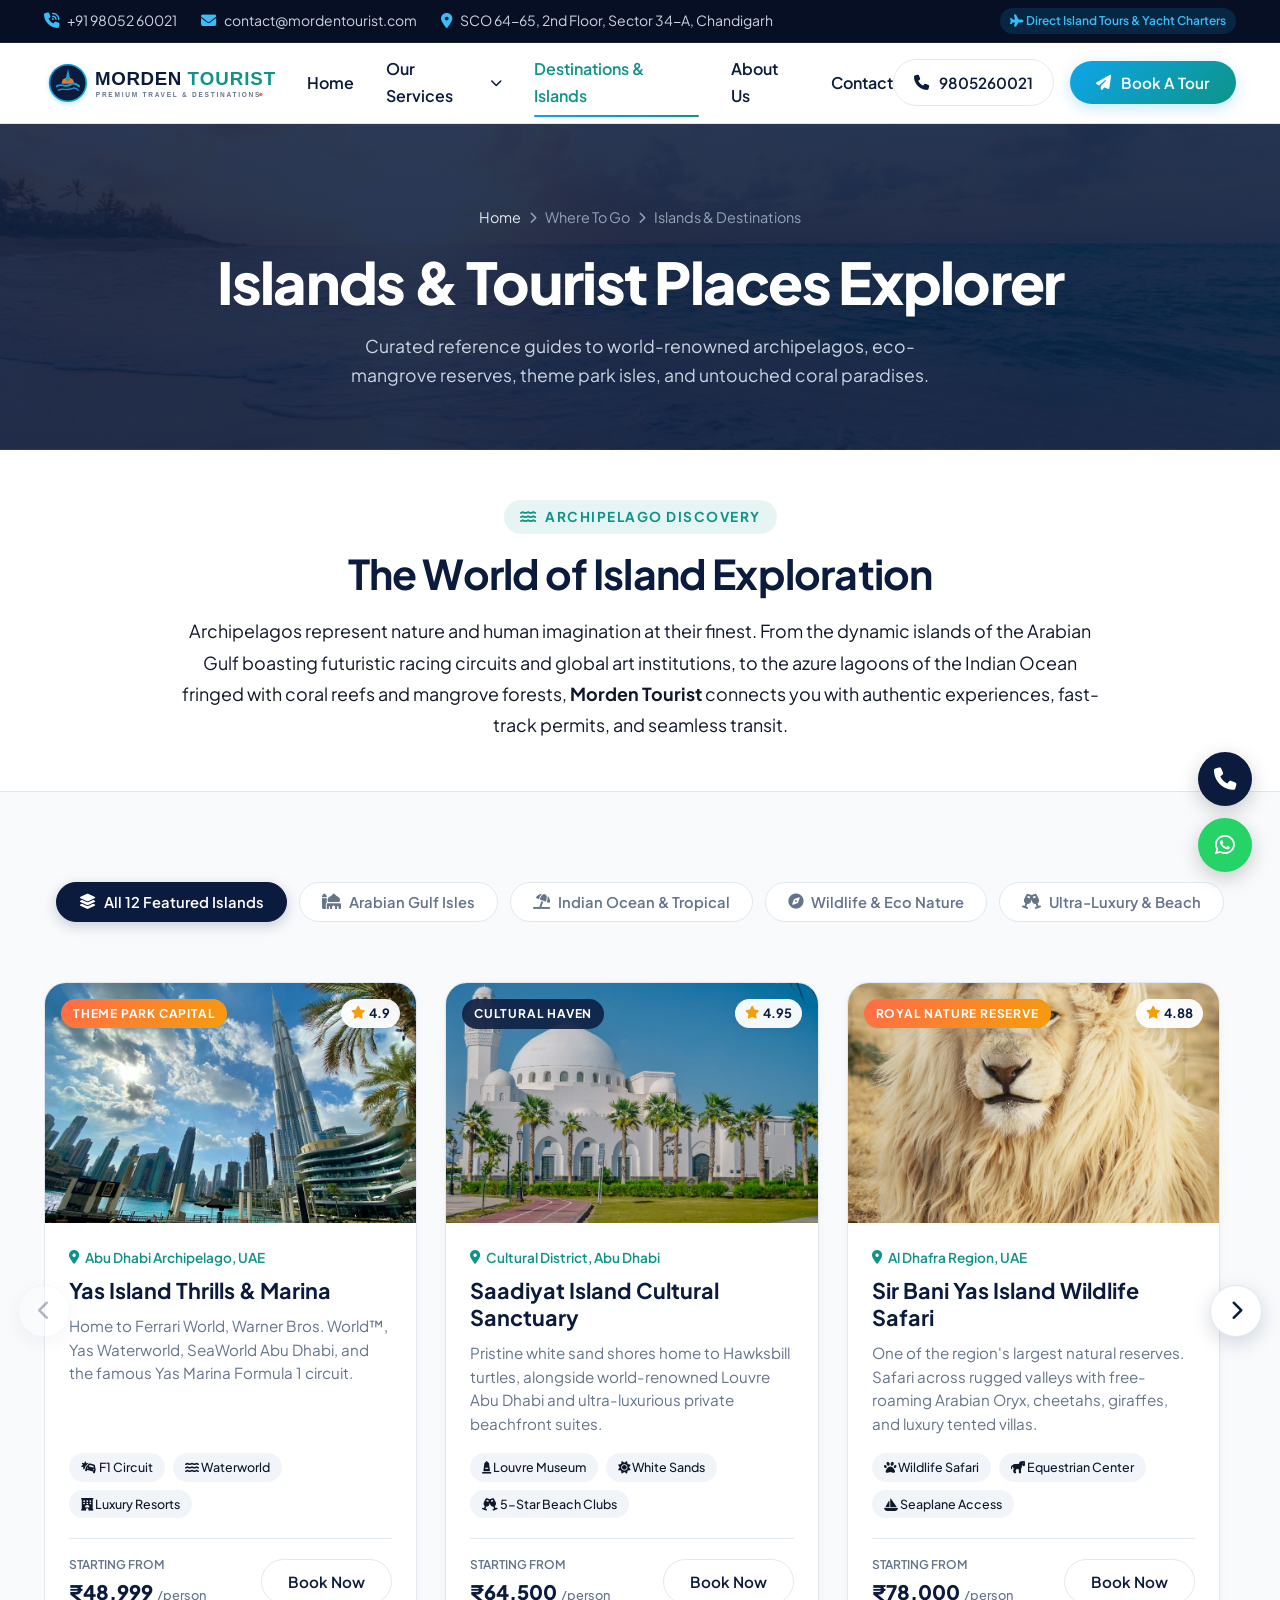
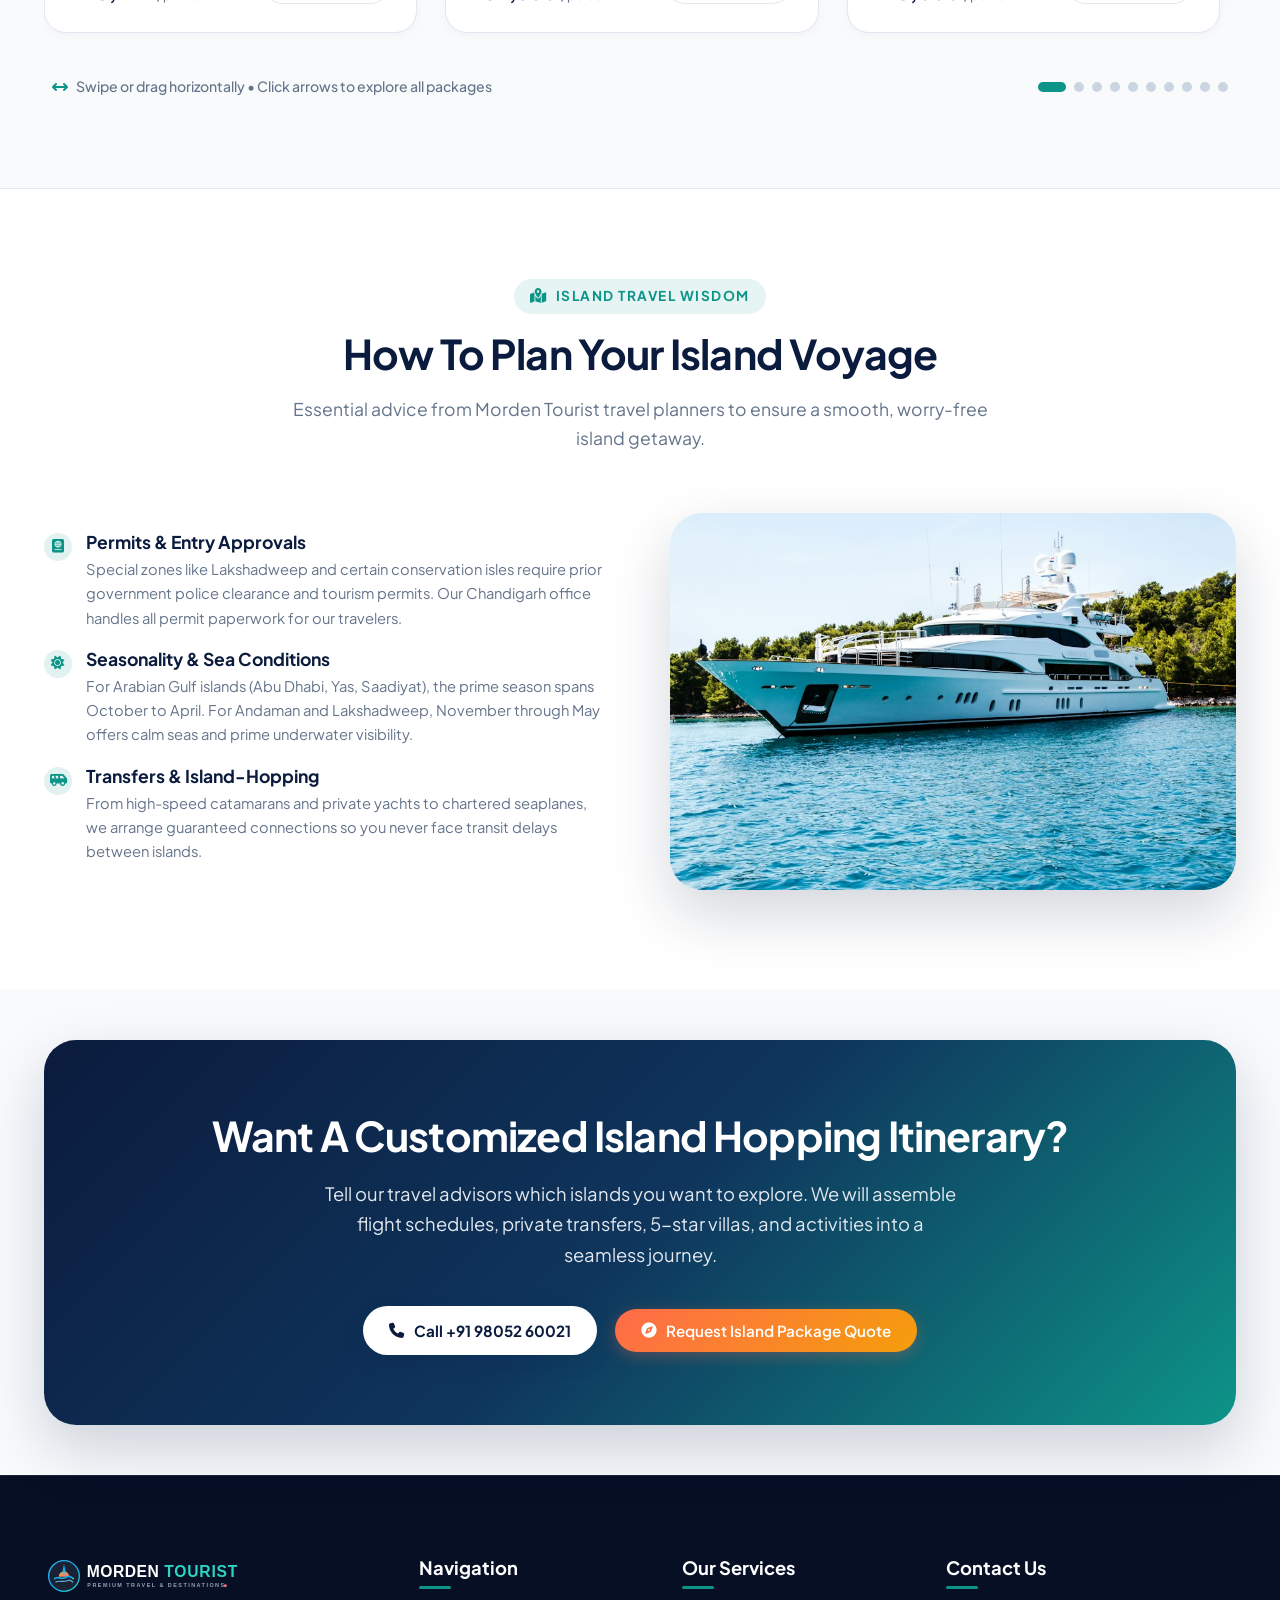
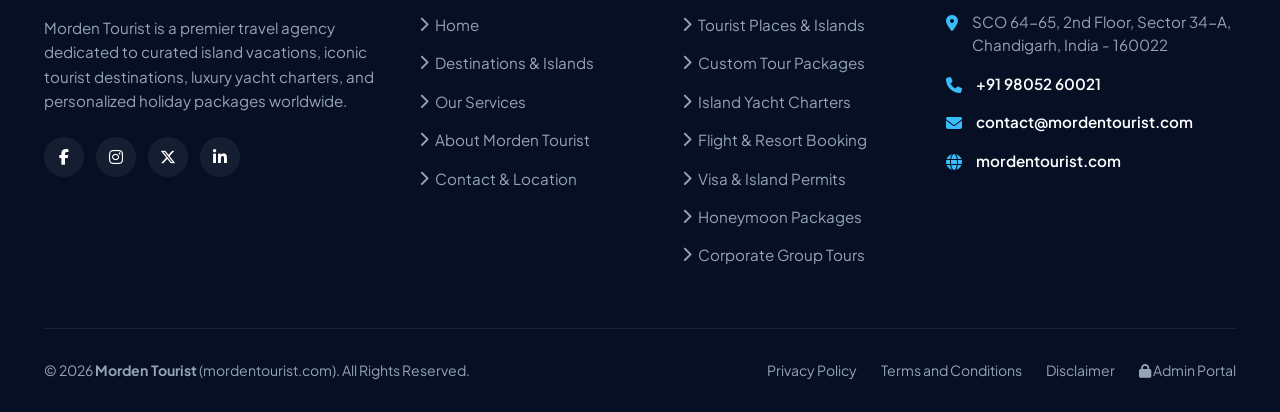
<file: destinations.html>
﻿<!DOCTYPE html>
<html lang="en">
<head>
  <meta charset="UTF-8">
  <meta name="viewport" content="width=device-width, initial-scale=1.0">
  <title>Islands &amp; Tourist Places Guide | Morden Tourist (mordentourist.com)</title>
  <meta name="description" content="Explore world-famous islands and iconic tourist destinations. Comprehensive island guides, how to get there, highlights, and travel packages by Morden Tourist.">
  <meta name="keywords" content="Islands to visit, Abu Dhabi islands, Yas Island, Saadiyat Island, Sir Bani Yas, Andaman islands, Lakshadweep, Morden Tourist, mordentourist.com">
  <link rel="canonical" href="https://mordentourist.com/destinations.html">
  
  <!-- Favicon -->
  <link rel="icon" type="image/svg+xml" href="assets/images/favicon.svg">
  <link rel="shortcut icon" href="favicon.svg">

  <!-- Google Fonts: Plus Jakarta Sans -->
  <link rel="preconnect" href="https://fonts.googleapis.com">
  <link rel="preconnect" href="https://fonts.gstatic.com" crossorigin>
  <link href="https://fonts.googleapis.com/css2?family=Plus+Jakarta+Sans:wght@300;400;500;600;700;800&display=swap" rel="stylesheet">

  <!-- Font Awesome 6 Icons -->
  <link rel="stylesheet" href="https://cdnjs.cloudflare.com/ajax/libs/font-awesome/6.4.2/css/all.min.css">

  <!-- Custom Stylesheet -->
  <link rel="stylesheet" href="assets/css/style.css">
</head>
<body>

  <!-- Top Announcement Bar -->
  <div class="top-bar">
    <div class="container top-bar-inner">
      <div class="top-bar-info">
        <a href="tel:9805260021" class="top-bar-item">
          <i class="fa-solid fa-phone-volume"></i>
          <span>+91 98052 60021</span>
        </a>
        <a href="mailto:contact@mordentourist.com" class="top-bar-item">
          <i class="fa-solid fa-envelope"></i>
          <span>contact@mordentourist.com</span>
        </a>
        <div class="top-bar-item">
          <i class="fa-solid fa-location-dot"></i>
          <span>SCO 64-65, 2nd Floor, Sector 34-A, Chandigarh</span>
        </div>
      </div>
      <div class="top-bar-right">
        <span class="top-bar-badge"><i class="fa-solid fa-plane"></i> Direct Island Tours &amp; Yacht Charters</span>
      </div>
    </div>
  </div>

  <!-- Header -->
  <header class="main-header">
    <div class="container nav-container">
      <a href="index.html" class="brand-logo" aria-label="Morden Tourist Home">
        <img src="assets/images/logo.svg" alt="Morden Tourist Logo" width="220" height="48">
      </a>

      <nav class="nav-links" id="navLinks">
        <a href="index.html" class="nav-link">Home</a>
        <div class="nav-dropdown">
          <a href="services.html" class="nav-link nav-dropdown-toggle">
            Our Services <i class="fa-solid fa-chevron-down"></i>
          </a>
          <div class="dropdown-menu">
            <a href="tourist-places.html" class="dropdown-item featured">
              <i class="fa-solid fa-umbrella-beach"></i>
              <div class="dropdown-text">
                <strong>Tourist Places &amp; Islands</strong>
                <small>Explore Yas, Saadiyat, Sir Bani Yas &amp; more</small>
              </div>
            </a>
            <a href="services.html#custom-packages" class="dropdown-item">
              <i class="fa-solid fa-compass-drafting"></i>
              <div class="dropdown-text">
                <strong>Customized Tour Packages</strong>
                <small>Tailor-made itineraries for families &amp; couples</small>
              </div>
            </a>
            <a href="services.html#yacht-cruises" class="dropdown-item">
              <i class="fa-solid fa-ship"></i>
              <div class="dropdown-text">
                <strong>Island Yacht Charters</strong>
                <small>Private boat cruises &amp; water sports</small>
              </div>
            </a>
            <a href="services.html#flights-resorts" class="dropdown-item">
              <i class="fa-solid fa-hotel"></i>
              <div class="dropdown-text">
                <strong>Flight &amp; 5-Star Resorts</strong>
                <small>Contracted B2B airline &amp; resort rates</small>
              </div>
            </a>
            <a href="services.html#visa-permits" class="dropdown-item">
              <i class="fa-solid fa-passport"></i>
              <div class="dropdown-text">
                <strong>Visa &amp; Island Permits</strong>
                <small>UAE express visas &amp; island entry papers</small>
              </div>
            </a>
            <a href="services.html#guided-excursions" class="dropdown-item">
              <i class="fa-solid fa-van-shuttle"></i>
              <div class="dropdown-text">
                <strong>Guided Excursions &amp; Chauffeurs</strong>
                <small>Local licensed multilingual guides</small>
              </div>
            </a>
            <a href="services.html" class="dropdown-item" style="border-top: 1px solid var(--color-border); background: var(--color-bg-subtle);">
              <i class="fa-solid fa-list-check"></i>
              <div class="dropdown-text">
                <strong>All Services Overview &rarr;</strong>
              </div>
            </a>
          </div>
        </div>
        <a href="destinations.html" class="nav-link active">Destinations &amp; Islands</a>
        <a href="about.html" class="nav-link">About Us</a>
        <a href="contact.html" class="nav-link">Contact</a>
      </nav>

      <div class="nav-actions">
        <a href="tel:9805260021" class="btn btn-outline" style="padding: 10px 20px;">
          <i class="fa-solid fa-phone"></i> 9805260021
        </a>
        <button class="btn btn-primary open-booking-modal" data-dest="Island Guide Booking">
          <i class="fa-solid fa-paper-plane"></i> Book A Tour
        </button>
      </div>

      <button class="mobile-menu-toggle" id="mobileMenuToggle" aria-label="Toggle navigation">
        <i class="fa-solid fa-bars"></i>
      </button>
    </div>
  </header>

  <!-- Page Banner with Breadcrumbs -->
  <section class="page-banner">
    <div class="container">
      <div class="breadcrumbs">
        <a href="index.html">Home</a>
        <i class="fa-solid fa-chevron-right"></i>
        <span>Where To Go</span>
        <i class="fa-solid fa-chevron-right"></i>
        <span>Islands &amp; Destinations</span>
      </div>
      <h1 class="page-title">Islands &amp; Tourist Places Explorer</h1>
      <p class="page-subtitle">
        Curated reference guides to world-renowned archipelagos, eco-mangrove reserves, theme park isles, and untouched coral paradises.
      </p>
    </div>
  </section>

  <!-- Archipelago Overview Intro Section (Inspired by Abu Dhabi Islands Overview) -->
  <section class="section-pad-sm" style="background: #FFFFFF; border-bottom: 1px solid var(--color-border);">
    <div class="container">
      <div style="max-width: 920px; margin: 0 auto; text-align: center;">
        <span class="section-label"><i class="fa-solid fa-water"></i> Archipelago Discovery</span>
        <h2 style="margin-bottom: 16px;">The World of Island Exploration</h2>
        <p style="font-size: 1.12rem; line-height: 1.75; color: var(--color-text-main);">
          Archipelagos represent nature and human imagination at their finest. From the dynamic islands of the Arabian Gulf boasting futuristic racing circuits and global art institutions, to the azure lagoons of the Indian Ocean fringed with coral reefs and mangrove forests, <strong>Morden Tourist</strong> connects you with authentic experiences, fast-track permits, and seamless transit.
        </p>
      </div>
    </div>
  </section>

  <!-- Main Directory Grid with Category Filtering -->
  <section class="section-pad" id="destinations-section">
    <div class="container">
      
      <!-- Filter Bar -->
      <div class="destination-filter-nav">
        <button class="filter-btn active" data-filter="all">
          <i class="fa-solid fa-layer-group"></i> All 12 Featured Islands
        </button>
        <button class="filter-btn" data-filter="arabian">
          <i class="fa-solid fa-mosque"></i> Arabian Gulf Isles
        </button>
        <button class="filter-btn" data-filter="tropical">
          <i class="fa-solid fa-umbrella-beach"></i> Indian Ocean &amp; Tropical
        </button>
        <button class="filter-btn" data-filter="adventure">
          <i class="fa-solid fa-compass"></i> Wildlife &amp; Eco Nature
        </button>
        <button class="filter-btn" data-filter="luxury">
          <i class="fa-solid fa-champagne-glasses"></i> Ultra-Luxury &amp; Beach
        </button>
      </div>

      <!-- Destination Cards Slider (Single Row with Slide Option) -->
      <div class="destination-slider-wrapper">
        <button class="slider-nav-btn slider-btn-prev" id="sliderPrevBtn" aria-label="Previous Slide">
          <i class="fa-solid fa-chevron-left"></i>
        </button>

        <div class="destination-grid destination-slider-track" id="destinationSliderTrack">

        <!-- 1. Yas Island -->
        <article class="destination-card" data-category="arabian luxury">
          <div class="card-media-wrap">
            <img src="assets/images/destinations/yas-island.jpg" alt="Yas Island Abu Dhabi" loading="lazy">
            <div class="card-badges">
              <span class="badge-tag highlight">Mega Entertainment</span>
              <span class="badge-rating"><i class="fa-solid fa-star"></i> 4.9</span>
            </div>
          </div>
          <div class="card-body">
            <div class="card-location"><i class="fa-solid fa-location-dot"></i> Abu Dhabi Archipelago, UAE</div>
            <h3 class="card-title">Yas Island</h3>
            <p class="card-desc">
              Abu Dhabi's entertainment epicentre. Features world-famous Ferrari World Abu Dhabi, Warner Bros. World, Yas Waterworld, SeaWorld, and Yas Marina Circuit.
            </p>
            <div class="card-features">
              <span class="feature-pill"><i class="fa-solid fa-car"></i> Formula 1 Track</span>
              <span class="feature-pill"><i class="fa-solid fa-ticket"></i> Multi-Park Pass</span>
              <span class="feature-pill"><i class="fa-solid fa-bag-shopping"></i> Yas Mall</span>
            </div>
            <div class="card-footer">
              <div class="price-box">
                <span class="price-label">Tour Package From</span>
                <span class="price-val">₹49,500 <small>/person</small></span>
              </div>
              <button class="btn btn-outline open-booking-modal" data-dest="Yas Island Comprehensive Tour">
                Book Package
              </button>
            </div>
          </div>
        </article>

        <!-- 2. Saadiyat Island -->
        <article class="destination-card" data-category="arabian luxury">
          <div class="card-media-wrap">
            <img src="assets/images/destinations/saadiyat-island.jpg" alt="Saadiyat Island Cultural District" loading="lazy">
            <div class="card-badges">
              <span class="badge-tag">Cultural Haven</span>
              <span class="badge-rating"><i class="fa-solid fa-star"></i> 4.95</span>
            </div>
          </div>
          <div class="card-body">
            <div class="card-location"><i class="fa-solid fa-location-dot"></i> Abu Dhabi Coast, UAE</div>
            <h3 class="card-title">Saadiyat Island</h3>
            <p class="card-desc">
              A serene fusion of world-class culture and protected marine biodiversity. Home to the Jean Nouvel-designed Louvre Abu Dhabi and pristine nesting dunes.
            </p>
            <div class="card-features">
              <span class="feature-pill"><i class="fa-solid fa-palette"></i> Louvre Abu Dhabi</span>
              <span class="feature-pill"><i class="fa-solid fa-shield-cat"></i> Turtle Reserve</span>
              <span class="feature-pill"><i class="fa-solid fa-hotel"></i> St. Regis &amp; Jumeirah</span>
            </div>
            <div class="card-footer">
              <div class="price-box">
                <span class="price-label">Tour Package From</span>
                <span class="price-val">₹64,000 <small>/person</small></span>
              </div>
              <button class="btn btn-outline open-booking-modal" data-dest="Saadiyat Island Cultural &amp; Beach Stay">
                Book Package
              </button>
            </div>
          </div>
        </article>

        <!-- 3. Sir Bani Yas Island -->
        <article class="destination-card" data-category="arabian adventure">
          <div class="card-media-wrap">
            <img src="assets/images/destinations/sir-bani-yas.jpg" alt="Sir Bani Yas Island Safari" loading="lazy">
            <div class="card-badges">
              <span class="badge-tag highlight">Royal Wildlife Safari</span>
              <span class="badge-rating"><i class="fa-solid fa-star"></i> 4.88</span>
            </div>
          </div>
          <div class="card-body">
            <div class="card-location"><i class="fa-solid fa-location-dot"></i> Al Dhafra Region, UAE</div>
            <h3 class="card-title">Sir Bani Yas Island</h3>
            <p class="card-desc">
              Established by the late Sheikh Zayed as a royal nature sanctuary. Features more than 17,000 free-roaming animals, mountain biking, and luxury safari lodges.
            </p>
            <div class="card-features">
              <span class="feature-pill"><i class="fa-solid fa-paw"></i> Arabian Oryx</span>
              <span class="feature-pill"><i class="fa-solid fa-jeep"></i> 4x4 Nature Drives</span>
              <span class="feature-pill"><i class="fa-solid fa-plane"></i> Seaplane Transfer</span>
            </div>
            <div class="card-footer">
              <div class="price-box">
                <span class="price-label">Tour Package From</span>
                <span class="price-val">₹78,500 <small>/person</small></span>
              </div>
              <button class="btn btn-outline open-booking-modal" data-dest="Sir Bani Yas Wildlife Safari">
                Book Package
              </button>
            </div>
          </div>
        </article>

        <!-- 4. Jubail Island -->
        <article class="destination-card" data-category="arabian adventure">
          <div class="card-media-wrap">
            <img src="assets/images/destinations/jubail-mangroves.jpg" alt="Jubail Mangrove Park Boardwalk and Kayak" loading="lazy">
            <div class="card-badges">
              <span class="badge-tag">Eco-Mangrove Sanctuary</span>
              <span class="badge-rating"><i class="fa-solid fa-star"></i> 4.85</span>
            </div>
          </div>
          <div class="card-body">
            <div class="card-location"><i class="fa-solid fa-location-dot"></i> Jubail Island, UAE</div>
            <h3 class="card-title">Jubail Island Mangrove Park</h3>
            <p class="card-desc">
              A tranquil haven between Yas and Saadiyat. Explore winding elevated boardwalks traversing lush saltwater mangroves teeming with herons and marine life.
            </p>
            <div class="card-features">
              <span class="feature-pill"><i class="fa-solid fa-person-kayaking"></i> Night Kayaking</span>
              <span class="feature-pill"><i class="fa-solid fa-shoe-prints"></i> Boardwalk Trail</span>
              <span class="feature-pill"><i class="fa-solid fa-leaf"></i> Eco Education</span>
            </div>
            <div class="card-footer">
              <div class="price-box">
                <span class="price-label">Tour Package From</span>
                <span class="price-val">₹32,500 <small>/person</small></span>
              </div>
              <button class="btn btn-outline open-booking-modal" data-dest="Jubail Mangrove Eco Adventure">
                Book Package
              </button>
            </div>
          </div>
        </article>

        <!-- 5. Al Maya Island -->
        <article class="destination-card" data-category="arabian luxury">
          <div class="card-media-wrap">
            <img src="assets/images/destinations/al-maya.jpg" alt="Al Maya Island Private Beach and Cabanas" loading="lazy">
            <div class="card-badges">
              <span class="badge-tag">Private Beach Retreat</span>
              <span class="badge-rating"><i class="fa-solid fa-star"></i> 4.82</span>
            </div>
          </div>
          <div class="card-body">
            <div class="card-location"><i class="fa-solid fa-location-dot"></i> 20 Mins by Boat from Abu Dhabi</div>
            <h3 class="card-title">Al Maya Island Resort</h3>
            <p class="card-desc">
              Accessible via private boat transfer, Al Maya offers exclusive beach cabanas, crystal swimming pools, gazelles on the coastline, and sunset weekend vibes.
            </p>
            <div class="card-features">
              <span class="feature-pill"><i class="fa-solid fa-ship"></i> Boat Cruise</span>
              <span class="feature-pill"><i class="fa-solid fa-umbrella-beach"></i> Private Cabanas</span>
              <span class="feature-pill"><i class="fa-solid fa-martini-glass"></i> Pool Club</span>
            </div>
            <div class="card-footer">
              <div class="price-box">
                <span class="price-label">Tour Package From</span>
                <span class="price-val">₹39,000 <small>/person</small></span>
              </div>
              <button class="btn btn-outline open-booking-modal" data-dest="Al Maya Island Day &amp; Stay">
                Book Package
              </button>
            </div>
          </div>
        </article>

        <!-- 6. Dalma Island -->
        <article class="destination-card" data-category="arabian adventure">
          <div class="card-media-wrap">
            <img src="assets/images/destinations/dalma-island.jpg" alt="Dalma Island Historic Pearl Diving and Dhow Boats" loading="lazy">
            <div class="card-badges">
              <span class="badge-tag">Heritage &amp; History</span>
              <span class="badge-rating"><i class="fa-solid fa-star"></i> 4.79</span>
            </div>
          </div>
          <div class="card-body">
            <div class="card-location"><i class="fa-solid fa-location-dot"></i> Western Waters, UAE</div>
            <h3 class="card-title">Dalma Island Heritage</h3>
            <p class="card-desc">
              One of the oldest continuously inhabited islands in the UAE with 7,000 years of civilization. Known for ancient date-palm farming, pearl diving, and historical museums.
            </p>
            <div class="card-features">
              <span class="feature-pill"><i class="fa-solid fa-monument"></i> Ancient Sites</span>
              <span class="feature-pill"><i class="fa-solid fa-water"></i> Pearl Diving History</span>
              <span class="feature-pill"><i class="fa-solid fa-ferry"></i> Ferry Access</span>
            </div>
            <div class="card-footer">
              <div class="price-box">
                <span class="price-label">Tour Package From</span>
                <span class="price-val">₹36,000 <small>/person</small></span>
              </div>
              <button class="btn btn-outline open-booking-modal" data-dest="Dalma Island Heritage Voyage">
                Book Package
              </button>
            </div>
          </div>
        </article>

        <!-- 7. Havelock Island (Swaraj Dweep) -->
        <article class="destination-card" data-category="tropical adventure luxury">
          <div class="card-media-wrap">
            <img src="assets/images/destinations/havelock-island.jpg" alt="Havelock Island Andaman Radhanagar Beach" loading="lazy">
            <div class="card-badges">
              <span class="badge-tag highlight">Asia's Best Beach</span>
              <span class="badge-rating"><i class="fa-solid fa-star"></i> 4.96</span>
            </div>
          </div>
          <div class="card-body">
            <div class="card-location"><i class="fa-solid fa-location-dot"></i> Andaman Islands, India</div>
            <h3 class="card-title">Havelock (Swaraj Dweep)</h3>
            <p class="card-desc">
              Crowned by Radhanagar Beach (Time Magazine top beach), lush mahua forests, deep sea scuba diving with manta rays, and bioluminescent night kayaking.
            </p>
            <div class="card-features">
              <span class="feature-pill"><i class="fa-solid fa-water"></i> Scuba Certification</span>
              <span class="feature-pill"><i class="fa-solid fa-sun"></i> Radhanagar Sunset</span>
              <span class="feature-pill"><i class="fa-solid fa-ship"></i> Makruzz Cruise</span>
            </div>
            <div class="card-footer">
              <div class="price-box">
                <span class="price-label">Tour Package From</span>
                <span class="price-val">₹38,500 <small>/person</small></span>
              </div>
              <button class="btn btn-outline open-booking-modal" data-dest="Havelock Island Explorer">
                Book Package
              </button>
            </div>
          </div>
        </article>

        <!-- 8. Neil Island (Shaheed Dweep) -->
        <article class="destination-card" data-category="tropical adventure">
          <div class="card-media-wrap">
            <img src="assets/images/destinations/neil-island.jpg" alt="Neil Island Natural Rock Bridge" loading="lazy">
            <div class="card-badges">
              <span class="badge-tag">Rustic Island Serenity</span>
              <span class="badge-rating"><i class="fa-solid fa-star"></i> 4.87</span>
            </div>
          </div>
          <div class="card-body">
            <div class="card-location"><i class="fa-solid fa-location-dot"></i> Andaman Islands, India</div>
            <h3 class="card-title">Neil Island (Shaheed Dweep)</h3>
            <p class="card-desc">
              The vegetable bowl of the Andamans, famed for leisurely bicycle rides along coconut groves, natural Howrah rock bridge, and shallow glass-bottom boat coral tours.
            </p>
            <div class="card-features">
              <span class="feature-pill"><i class="fa-solid fa-bicycle"></i> Island Cycling</span>
              <span class="feature-pill"><i class="fa-solid fa-bridge"></i> Natural Rock Bridge</span>
              <span class="feature-pill"><i class="fa-solid fa-mask-snorkel"></i> Glass Bottom Boats</span>
            </div>
            <div class="card-footer">
              <div class="price-box">
                <span class="price-label">Tour Package From</span>
                <span class="price-val">₹34,000 <small>/person</small></span>
              </div>
              <button class="btn btn-outline open-booking-modal" data-dest="Neil Island Serenity Escape">
                Book Package
              </button>
            </div>
          </div>
        </article>

        <!-- 9. Bangaram Atoll Lakshadweep -->
        <article class="destination-card" data-category="tropical luxury">
          <div class="card-media-wrap">
            <img src="assets/images/destinations/bangaram-atoll.jpg" alt="Bangaram Atoll Lakshadweep Turquoise Lagoon" loading="lazy">
            <div class="card-badges">
              <span class="badge-tag highlight">Turquoise Atoll</span>
              <span class="badge-rating"><i class="fa-solid fa-star"></i> 4.98</span>
            </div>
          </div>
          <div class="card-body">
            <div class="card-location"><i class="fa-solid fa-location-dot"></i> Lakshadweep Sea, India</div>
            <h3 class="card-title">Bangaram Island &amp; Lagoon</h3>
            <p class="card-desc">
              An uninhabited coral teardrop island surrounded by a calm, crystal-clear shallow lagoon. Experience phosphorescent plankton lighting up the beaches at midnight.
            </p>
            <div class="card-features">
              <span class="feature-pill"><i class="fa-solid fa-shield"></i> Permits Included</span>
              <span class="feature-pill"><i class="fa-solid fa-fish"></i> Manta Ray Haven</span>
              <span class="feature-pill"><i class="fa-solid fa-moon"></i> Bioluminescence</span>
            </div>
            <div class="card-footer">
              <div class="price-box">
                <span class="price-label">Tour Package From</span>
                <span class="price-val">₹44,000 <small>/person</small></span>
              </div>
              <button class="btn btn-outline open-booking-modal" data-dest="Bangaram Coral Lagoon Retreat">
                Book Package
              </button>
            </div>
          </div>
        </article>

        <!-- 10. Agatti Island Lakshadweep -->
        <article class="destination-card" data-category="tropical adventure">
          <div class="card-media-wrap">
            <img src="assets/images/destinations/agatti-island.jpg" alt="Agatti Island Airport Runway & Coral Lagoon" loading="lazy">
            <div class="card-badges">
              <span class="badge-tag">Gateway Island</span>
              <span class="badge-rating"><i class="fa-solid fa-star"></i> 4.89</span>
            </div>
          </div>
          <div class="card-body">
            <div class="card-location"><i class="fa-solid fa-location-dot"></i> Lakshadweep Sea, India</div>
            <h3 class="card-title">Agatti Island Runway &amp; Reefs</h3>
            <p class="card-desc">
              Famous for one of the world's most spectacular airstrips striping a thin coral island flanked by emerald seas. Ideal base for deep sea fishing and scuba safaris.
            </p>
            <div class="card-features">
              <span class="feature-pill"><i class="fa-solid fa-plane-arrival"></i> Oceanic Runway</span>
              <span class="feature-pill"><i class="fa-solid fa-water"></i> Deep Sea Fishing</span>
              <span class="feature-pill"><i class="fa-solid fa-ship"></i> Inter-Island Ferry</span>
            </div>
            <div class="card-footer">
              <div class="price-box">
                <span class="price-label">Tour Package From</span>
                <span class="price-val">₹41,500 <small>/person</small></span>
              </div>
              <button class="btn btn-outline open-booking-modal" data-dest="Agatti Island Experience">
                Book Package
              </button>
            </div>
          </div>
        </article>

        <!-- 11. Grand Island, Goa -->
        <article class="destination-card" data-category="tropical adventure">
          <div class="card-media-wrap">
            <img src="assets/images/destinations/grand-island.jpg" alt="Grand Island Goa Scuba Diving & Dolphin Cruise" loading="lazy">
            <div class="card-badges">
              <span class="badge-tag">Day Trip Classic</span>
              <span class="badge-rating"><i class="fa-solid fa-star"></i> 4.8</span>
            </div>
          </div>
          <div class="card-body">
            <div class="card-location"><i class="fa-solid fa-location-dot"></i> Arabian Sea, Goa</div>
            <h3 class="card-title">Ilha Grande (Grand Island)</h3>
            <p class="card-desc">
              Goa's premier underwater adventure island. Features Suzy's Wreck dive site, wild dolphin watching cruise, Monkey Beach barbecue, and snorkeling safaris.
            </p>
            <div class="card-features">
              <span class="feature-pill"><i class="fa-solid fa-ship"></i> Dolphin Cruise</span>
              <span class="feature-pill"><i class="fa-solid fa-utensils"></i> Island BBQ</span>
              <span class="feature-pill"><i class="fa-solid fa-water"></i> Wreck Diving</span>
            </div>
            <div class="card-footer">
              <div class="price-box">
                <span class="price-label">Day Excursion From</span>
                <span class="price-val">₹3,499 <small>/person</small></span>
              </div>
              <button class="btn btn-outline open-booking-modal" data-dest="Grand Island Goa Adventure">
                Book Package
              </button>
            </div>
          </div>
        </article>

        <!-- 12. St. Mary's Islands -->
        <article class="destination-card" data-category="tropical adventure">
          <div class="card-media-wrap">
            <img src="assets/images/destinations/st-marys.jpg" alt="St Marys Islands Columnar Basalt Rocks" loading="lazy">
            <div class="card-badges">
              <span class="badge-tag">Geological Wonder</span>
              <span class="badge-rating"><i class="fa-solid fa-star"></i> 4.84</span>
            </div>
          </div>
          <div class="card-body">
            <div class="card-location"><i class="fa-solid fa-location-dot"></i> Malpe, Karnataka</div>
            <h3 class="card-title">St. Mary's Basalt Islands</h3>
            <p class="card-desc">
              A set of four small islands known for distinctive hexagonal columnar basaltic lava rocks formed 88 million years ago when Madagascar split from India.
            </p>
            <div class="card-features">
              <span class="feature-pill"><i class="fa-solid fa-gem"></i> Hexagonal Basalt</span>
              <span class="feature-pill"><i class="fa-solid fa-ferry"></i> Malpe Boat Ride</span>
              <span class="feature-pill"><i class="fa-solid fa-camera"></i> Unique Geology</span>
            </div>
            <div class="card-footer">
              <div class="price-box">
                <span class="price-label">Weekend Tour From</span>
                <span class="price-val">₹14,999 <small>/person</small></span>
              </div>
              <button class="btn btn-outline open-booking-modal" data-dest="St Marys Island Tour">
                Book Package
              </button>
            </div>
          </div>
        </article>

        </div>
        <button class="slider-nav-btn slider-btn-next" id="sliderNextBtn" aria-label="Next Slide">
          <i class="fa-solid fa-chevron-right"></i>
        </button>
      </div>

      <!-- Slider Footer Controls: Swipe Hint & Indicator Dots -->
      <div class="slider-footer-controls">
        <div class="slider-hint">
          <i class="fa-solid fa-arrows-left-right"></i>
          <span>Swipe or drag horizontally &bull; Click arrows to explore all packages</span>
        </div>
        <div class="slider-dots" id="sliderDotsContainer"></div>
      </div>
    </div>
  </section>

  <!-- How to Plan Your Island Voyage Section (Helpful Tips & Logistics) -->
  <section class="section-pad" style="background: #FFFFFF; border-top: 1px solid var(--color-border);">
    <div class="container">
      <div class="section-header">
        <span class="section-label"><i class="fa-solid fa-map-location-dot"></i> Island Travel Wisdom</span>
        <h2>How To Plan Your Island Voyage</h2>
        <p>Essential advice from Morden Tourist travel planners to ensure a smooth, worry-free island getaway.</p>
      </div>

      <div class="feature-split">
        <div class="feature-checklist">
          <div class="feature-check-item">
            <div class="check-icon"><i class="fa-solid fa-passport"></i></div>
            <div class="check-text">
              <h4>Permits &amp; Entry Approvals</h4>
              <p>Special zones like Lakshadweep and certain conservation isles require prior government police clearance and tourism permits. Our Chandigarh office handles all permit paperwork for our travelers.</p>
            </div>
          </div>

          <div class="feature-check-item">
            <div class="check-icon"><i class="fa-solid fa-sun"></i></div>
            <div class="check-text">
              <h4>Seasonality &amp; Sea Conditions</h4>
              <p>For Arabian Gulf islands (Abu Dhabi, Yas, Saadiyat), the prime season spans October to April. For Andaman and Lakshadweep, November through May offers calm seas and prime underwater visibility.</p>
            </div>
          </div>

          <div class="feature-check-item">
            <div class="check-icon"><i class="fa-solid fa-van-shuttle"></i></div>
            <div class="check-text">
              <h4>Transfers &amp; Island-Hopping</h4>
              <p>From high-speed catamarans and private yachts to chartered seaplanes, we arrange guaranteed connections so you never face transit delays between islands.</p>
            </div>
          </div>
        </div>

        <div class="feature-media">
          <div class="feature-media-main">
            <img src="assets/images/services/yacht-charters.jpg" alt="Island boat transit and yacht transfer" loading="lazy">
          </div>
        </div>
      </div>
    </div>
  </section>

  <!-- CTA Banner -->
  <section class="section-pad-sm">
    <div class="container">
      <div class="cta-banner">
        <h2>Want A Customized Island Hopping Itinerary?</h2>
        <p>
          Tell our travel advisors which islands you want to explore. We will assemble flight schedules, private transfers, 5-star villas, and activities into a seamless journey.
        </p>
        <div class="cta-btn-group">
          <a href="tel:9805260021" class="btn btn-white">
            <i class="fa-solid fa-phone"></i> Call +91 98052 60021
          </a>
          <button class="btn btn-coral open-booking-modal" data-dest="Custom Island Hopping Tour">
            <i class="fa-solid fa-compass"></i> Request Island Package Quote
          </button>
        </div>
      </div>
    </div>
  </section>

  <!-- Footer -->
  <footer class="main-footer">
    <div class="container">
      <div class="footer-top">
        <div class="footer-brand">
          <a href="index.html">
            <img src="assets/images/logo-white.svg" alt="Morden Tourist" width="220" height="48">
          </a>
          <p>
            Morden Tourist is a premier travel agency dedicated to curated island vacations, iconic tourist destinations, luxury yacht charters, and personalized holiday packages worldwide.
          </p>
          <div class="footer-socials">
            <a href="https://facebook.com" target="_blank" rel="noopener" class="social-link" aria-label="Facebook"><i class="fa-brands fa-facebook-f"></i></a>
            <a href="https://instagram.com" target="_blank" rel="noopener" class="social-link" aria-label="Instagram"><i class="fa-brands fa-instagram"></i></a>
            <a href="https://twitter.com" target="_blank" rel="noopener" class="social-link" aria-label="Twitter"><i class="fa-brands fa-x-twitter"></i></a>
            <a href="https://linkedin.com" target="_blank" rel="noopener" class="social-link" aria-label="LinkedIn"><i class="fa-brands fa-linkedin-in"></i></a>
          </div>
        </div>

        <div class="footer-col">
          <h4>Navigation</h4>
          <ul class="footer-links">
            <li><a href="index.html"><i class="fa-solid fa-chevron-right"></i> Home</a></li>
            <li><a href="destinations.html"><i class="fa-solid fa-chevron-right"></i> Destinations &amp; Islands</a></li>
            <li><a href="services.html"><i class="fa-solid fa-chevron-right"></i> Our Services</a></li>
            <li><a href="about.html"><i class="fa-solid fa-chevron-right"></i> About Morden Tourist</a></li>
            <li><a href="contact.html"><i class="fa-solid fa-chevron-right"></i> Contact &amp; Location</a></li>
          </ul>
        </div>

        <div class="footer-col">
          <h4>Our Services</h4>
          <ul class="footer-links">
            <li><a href="tourist-places.html"><i class="fa-solid fa-chevron-right"></i> Tourist Places &amp; Islands</a></li>
            <li><a href="services.html#custom-packages"><i class="fa-solid fa-chevron-right"></i> Custom Tour Packages</a></li>
            <li><a href="services.html#yacht-cruises"><i class="fa-solid fa-chevron-right"></i> Island Yacht Charters</a></li>
            <li><a href="services.html#flights-resorts"><i class="fa-solid fa-chevron-right"></i> Flight &amp; Resort Booking</a></li>
            <li><a href="services.html#visa-permits"><i class="fa-solid fa-chevron-right"></i> Visa &amp; Island Permits</a></li>
            <li><a href="services.html#honeymoon-escapes"><i class="fa-solid fa-chevron-right"></i> Honeymoon Packages</a></li>
            <li><a href="services.html#corporate-mice"><i class="fa-solid fa-chevron-right"></i> Corporate Group Tours</a></li>
          </ul>
        </div>

        <div class="footer-col">
          <h4>Contact Us</h4>
          <div class="footer-contact-item">
            <i class="fa-solid fa-location-dot"></i>
            <p>SCO 64-65, 2nd Floor, Sector 34-A, Chandigarh, India - 160022</p>
          </div>
          <div class="footer-contact-item">
            <i class="fa-solid fa-phone"></i>
            <p><a href="tel:9805260021">+91 98052 60021</a></p>
          </div>
          <div class="footer-contact-item">
            <i class="fa-solid fa-envelope"></i>
            <p><a href="mailto:contact@mordentourist.com">contact@mordentourist.com</a></p>
          </div>
          <div class="footer-contact-item">
            <i class="fa-solid fa-globe"></i>
            <p><a href="https://mordentourist.com">mordentourist.com</a></p>
          </div>
        </div>
      </div>

      <div class="footer-bottom">
        <div>
          &copy; <span id="currentYear">2026</span> <strong>Morden Tourist</strong> (mordentourist.com). All Rights Reserved.
        </div>
        <div class="footer-legal-links">
          <a href="privacy-policy.html">Privacy Policy</a>
          <a href="terms-and-conditions.html">Terms and Conditions</a>
          <a href="disclaimer.html">Disclaimer</a>
          <a href="admin.html" target="_blank" style="color: var(--color-accent-teal);"><i class="fa-solid fa-lock"></i> Admin Portal</a>
        </div>
      </div>
    </div>
  </footer>

  <!-- Booking Modal -->
  <div class="modal-overlay" id="bookingModal" role="dialog" aria-modal="true" aria-labelledby="modalHeading">
    <div class="modal-container">
      <button class="modal-close-btn" id="modalCloseBtn" aria-label="Close modal">
        <i class="fa-solid fa-xmark"></i>
      </button>
      <span class="section-label" style="margin-bottom: 8px;">Plan Your Trip</span>
      <h3 id="modalHeading" style="margin-bottom: 6px;">Request Tour Consultation</h3>
      <p style="font-size: 0.95rem; margin-bottom: 24px;">
        Share your travel plans and our destination specialists will craft your personalized itinerary within 24 hours.
      </p>

      <form id="bookingForm">
        <div class="form-group">
          <label for="modalName">Full Name *</label>
          <input type="text" id="modalName" class="form-control" placeholder="e.g. Rahul Verma" required>
        </div>

        <div class="form-group-row">
          <div class="form-group">
            <label for="modalPhone">Phone / WhatsApp Number *</label>
            <input type="tel" id="modalPhone" class="form-control" placeholder="e.g. 9805260021" required>
          </div>
          <div class="form-group">
            <label for="modalEmail">Email Address *</label>
            <input type="email" id="modalEmail" class="form-control" placeholder="e.g. rahul@gmail.com" required>
          </div>
        </div>

        <div class="form-group">
          <label for="modalDestination">Selected Island / Tourist Place *</label>
          <input type="text" id="modalDestination" class="form-control" placeholder="e.g. Yas Island, Abu Dhabi" required>
        </div>

        <div class="form-group-row">
          <div class="form-group">
            <label for="modalTravelers">Number of Travelers</label>
            <select id="modalTravelers" class="form-control">
              <option value="1">Solo Traveler</option>
              <option value="2" selected>Couple (2 Adults)</option>
              <option value="family">Family (3 - 5 People)</option>
              <option value="group">Large Group (6+ People)</option>
            </select>
          </div>
          <div class="form-group">
            <label for="modalDate">Expected Travel Date</label>
            <input type="date" id="modalDate" class="form-control">
          </div>
        </div>

        <div class="form-group">
          <label for="modalNotes">Special Requests (Optional)</label>
          <textarea id="modalNotes" class="form-control" placeholder="Tell us about preferences: 5-star hotel, private cruise, theme park passes, etc." style="min-height: 80px;"></textarea>
        </div>

        <button type="submit" class="btn btn-coral" style="width: 100%; padding: 14px; font-size: 1rem; display: flex; align-items: center; justify-content: center; gap: 8px;">
          <i class="fa-brands fa-whatsapp" style="font-size: 1.25rem;"></i> Send Inquiry to WhatsApp (+91 98052 60021)
        </button>
        <p style="font-size: 0.8rem; color: var(--color-text-muted); text-align: center; margin-top: 10px; margin-bottom: 0;">
          <i class="fa-solid fa-bolt" style="color: #25D366;"></i> Instant WhatsApp response from our Chandigarh specialists.
        </p>
      </form>
    </div>
  </div>

  <!-- Floating Actions -->
  <div class="floating-actions">
    <button class="back-to-top" id="backToTop" aria-label="Back to top">
      <i class="fa-solid fa-arrow-up"></i>
    </button>
    <a href="tel:9805260021" class="float-btn float-phone" aria-label="Call Morden Tourist">
      <i class="fa-solid fa-phone"></i>
    </a>
    <a href="https://wa.me/919805260021?text=Hello%20Morden%20Tourist,%20I%20am%20interested%20in%20an%20island%20tour." target="_blank" rel="noopener" class="float-btn float-whatsapp" aria-label="Chat on WhatsApp">
      <i class="fa-brands fa-whatsapp"></i>
    </a>
  </div>

    <!-- Shared Packages Data Store -->
  <script src="assets/js/packages-data.js"></script>
  <script src="assets/js/main.js"></script>
  <script>
    document.getElementById('currentYear').textContent = new Date().getFullYear();
  </script>
</body>
</html>
</file>
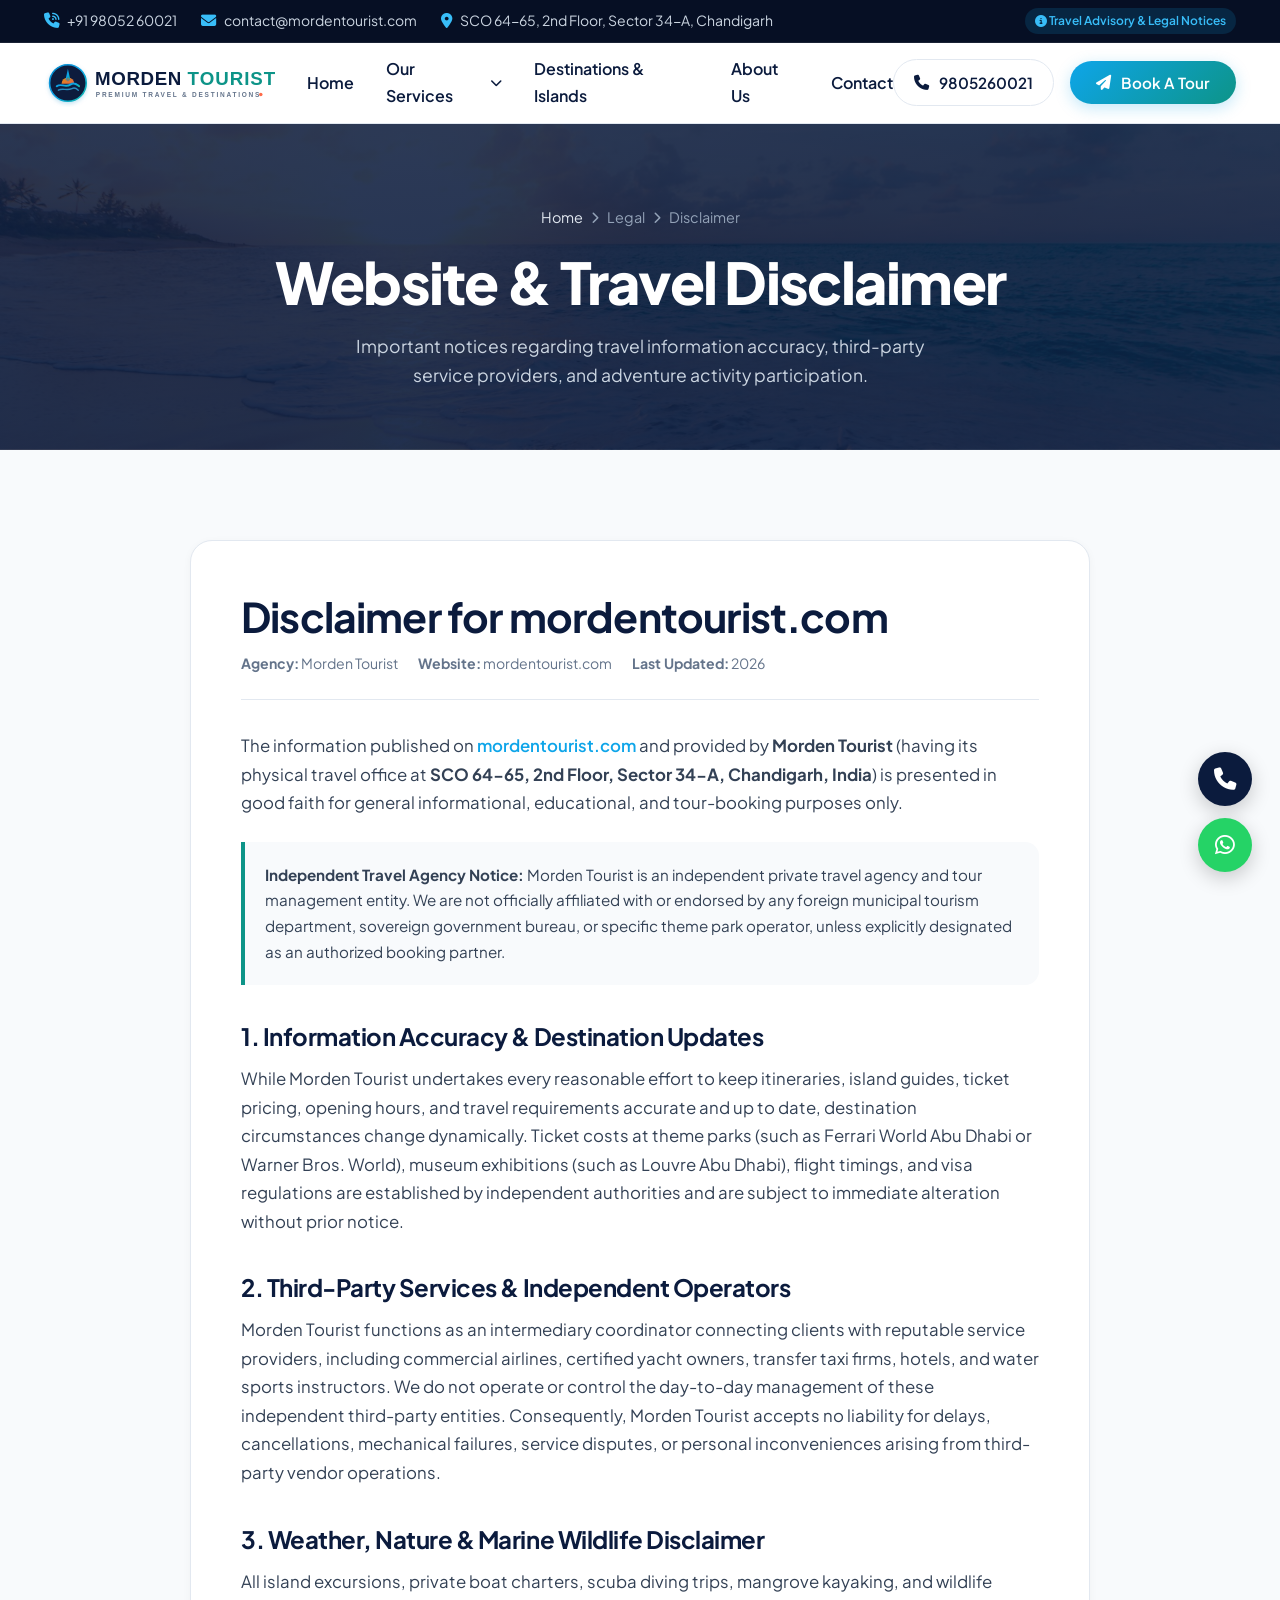
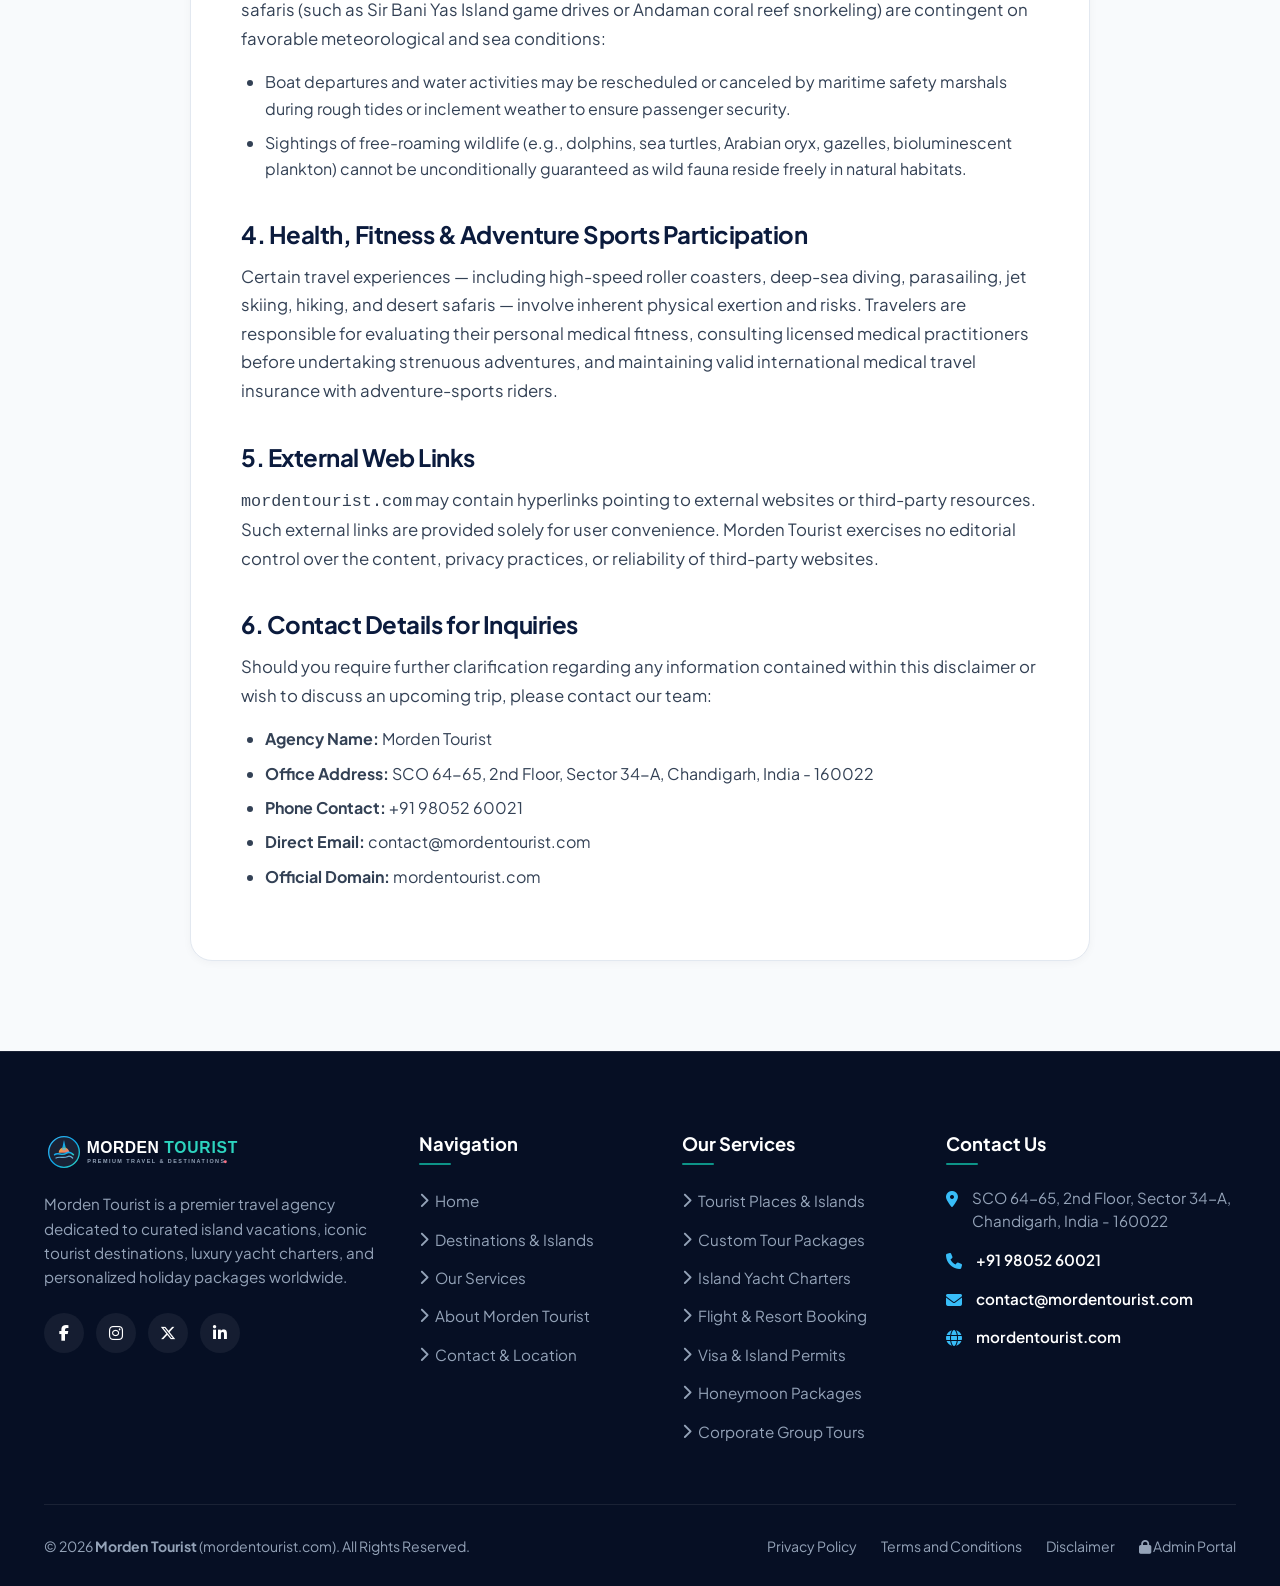
<file: disclaimer.html>
﻿<!DOCTYPE html>
<html lang="en">
<head>
  <meta charset="UTF-8">
  <meta name="viewport" content="width=device-width, initial-scale=1.0">
  <title>Disclaimer | Morden Tourist (mordentourist.com)</title>
  <meta name="description" content="Legal disclaimer and travel advisory for Morden Tourist (mordentourist.com). Information accuracy, third-party services, and adventure sports advisories.">
  <link rel="canonical" href="https://mordentourist.com/disclaimer.html">
  
  <!-- Favicon -->
  <link rel="icon" type="image/svg+xml" href="assets/images/favicon.svg">
  <link rel="shortcut icon" href="favicon.svg">

  <!-- Google Fonts: Plus Jakarta Sans -->
  <link rel="preconnect" href="https://fonts.googleapis.com">
  <link rel="preconnect" href="https://fonts.gstatic.com" crossorigin>
  <link href="https://fonts.googleapis.com/css2?family=Plus+Jakarta+Sans:wght@300;400;500;600;700;800&display=swap" rel="stylesheet">

  <!-- Font Awesome 6 Icons -->
  <link rel="stylesheet" href="https://cdnjs.cloudflare.com/ajax/libs/font-awesome/6.4.2/css/all.min.css">

  <!-- Custom Stylesheet -->
  <link rel="stylesheet" href="assets/css/style.css">
</head>
<body>

  <!-- Top Announcement Bar -->
  <div class="top-bar">
    <div class="container top-bar-inner">
      <div class="top-bar-info">
        <a href="tel:9805260021" class="top-bar-item">
          <i class="fa-solid fa-phone-volume"></i>
          <span>+91 98052 60021</span>
        </a>
        <a href="mailto:contact@mordentourist.com" class="top-bar-item">
          <i class="fa-solid fa-envelope"></i>
          <span>contact@mordentourist.com</span>
        </a>
        <div class="top-bar-item">
          <i class="fa-solid fa-location-dot"></i>
          <span>SCO 64-65, 2nd Floor, Sector 34-A, Chandigarh</span>
        </div>
      </div>
      <div class="top-bar-right">
        <span class="top-bar-badge"><i class="fa-solid fa-circle-info"></i> Travel Advisory &amp; Legal Notices</span>
      </div>
    </div>
  </div>

  <!-- Header -->
  <header class="main-header">
    <div class="container nav-container">
      <a href="index.html" class="brand-logo" aria-label="Morden Tourist Home">
        <img src="assets/images/logo.svg" alt="Morden Tourist Logo" width="220" height="48">
      </a>

      <nav class="nav-links" id="navLinks">
        <a href="index.html" class="nav-link">Home</a>
        <div class="nav-dropdown">
          <a href="services.html" class="nav-link nav-dropdown-toggle">
            Our Services <i class="fa-solid fa-chevron-down"></i>
          </a>
          <div class="dropdown-menu">
            <a href="tourist-places.html" class="dropdown-item featured">
              <i class="fa-solid fa-umbrella-beach"></i>
              <div class="dropdown-text">
                <strong>Tourist Places &amp; Islands</strong>
                <small>Explore Yas, Saadiyat, Sir Bani Yas &amp; more</small>
              </div>
            </a>
            <a href="services.html#custom-packages" class="dropdown-item">
              <i class="fa-solid fa-compass-drafting"></i>
              <div class="dropdown-text">
                <strong>Customized Tour Packages</strong>
                <small>Tailor-made itineraries for families &amp; couples</small>
              </div>
            </a>
            <a href="services.html#yacht-cruises" class="dropdown-item">
              <i class="fa-solid fa-ship"></i>
              <div class="dropdown-text">
                <strong>Island Yacht Charters</strong>
                <small>Private boat cruises &amp; water sports</small>
              </div>
            </a>
            <a href="services.html#flights-resorts" class="dropdown-item">
              <i class="fa-solid fa-hotel"></i>
              <div class="dropdown-text">
                <strong>Flight &amp; 5-Star Resorts</strong>
                <small>Contracted B2B airline &amp; resort rates</small>
              </div>
            </a>
            <a href="services.html#visa-permits" class="dropdown-item">
              <i class="fa-solid fa-passport"></i>
              <div class="dropdown-text">
                <strong>Visa &amp; Island Permits</strong>
                <small>UAE express visas &amp; island entry papers</small>
              </div>
            </a>
            <a href="services.html#guided-excursions" class="dropdown-item">
              <i class="fa-solid fa-van-shuttle"></i>
              <div class="dropdown-text">
                <strong>Guided Excursions &amp; Chauffeurs</strong>
                <small>Local licensed multilingual guides</small>
              </div>
            </a>
            <a href="services.html" class="dropdown-item" style="border-top: 1px solid var(--color-border); background: var(--color-bg-subtle);">
              <i class="fa-solid fa-list-check"></i>
              <div class="dropdown-text">
                <strong>All Services Overview &rarr;</strong>
              </div>
            </a>
          </div>
        </div>
        <a href="destinations.html" class="nav-link">Destinations &amp; Islands</a>
        <a href="about.html" class="nav-link">About Us</a>
        <a href="contact.html" class="nav-link">Contact</a>
      </nav>

      <div class="nav-actions">
        <a href="tel:9805260021" class="btn btn-outline" style="padding: 10px 20px;">
          <i class="fa-solid fa-phone"></i> 9805260021
        </a>
        <button class="btn btn-primary open-booking-modal" data-dest="Disclaimer Inquiry">
          <i class="fa-solid fa-paper-plane"></i> Book A Tour
        </button>
      </div>

      <button class="mobile-menu-toggle" id="mobileMenuToggle" aria-label="Toggle navigation">
        <i class="fa-solid fa-bars"></i>
      </button>
    </div>
  </header>

  <!-- Page Banner -->
  <section class="page-banner">
    <div class="container">
      <div class="breadcrumbs">
        <a href="index.html">Home</a>
        <i class="fa-solid fa-chevron-right"></i>
        <span>Legal</span>
        <i class="fa-solid fa-chevron-right"></i>
        <span>Disclaimer</span>
      </div>
      <h1 class="page-title">Website &amp; Travel Disclaimer</h1>
      <p class="page-subtitle">
        Important notices regarding travel information accuracy, third-party service providers, and adventure activity participation.
      </p>
    </div>
  </section>

  <!-- Legal Body Content -->
  <section class="section-pad">
    <div class="container">
      <div class="legal-container">
        <div class="legal-header">
          <h2>Disclaimer for mordentourist.com</h2>
          <div class="legal-meta">
            <span><strong>Agency:</strong> Morden Tourist</span>
            <span><strong>Website:</strong> mordentourist.com</span>
            <span><strong>Last Updated:</strong> 2026</span>
          </div>
        </div>

        <div class="legal-body">
          <p>
            The information published on <a href="https://mordentourist.com" style="color: var(--color-accent); font-weight: 600;">mordentourist.com</a> and provided by <strong>Morden Tourist</strong> (having its physical travel office at <strong>SCO 64-65, 2nd Floor, Sector 34-A, Chandigarh, India</strong>) is presented in good faith for general informational, educational, and tour-booking purposes only.
          </p>

          <div class="legal-callout">
            <p><strong>Independent Travel Agency Notice:</strong> Morden Tourist is an independent private travel agency and tour management entity. We are not officially affiliated with or endorsed by any foreign municipal tourism department, sovereign government bureau, or specific theme park operator, unless explicitly designated as an authorized booking partner.</p>
          </div>

          <h2>1. Information Accuracy &amp; Destination Updates</h2>
          <p>
            While Morden Tourist undertakes every reasonable effort to keep itineraries, island guides, ticket pricing, opening hours, and travel requirements accurate and up to date, destination circumstances change dynamically. Ticket costs at theme parks (such as Ferrari World Abu Dhabi or Warner Bros. World), museum exhibitions (such as Louvre Abu Dhabi), flight timings, and visa regulations are established by independent authorities and are subject to immediate alteration without prior notice.
          </p>

          <h2>2. Third-Party Services &amp; Independent Operators</h2>
          <p>
            Morden Tourist functions as an intermediary coordinator connecting clients with reputable service providers, including commercial airlines, certified yacht owners, transfer taxi firms, hotels, and water sports instructors. We do not operate or control the day-to-day management of these independent third-party entities. Consequently, Morden Tourist accepts no liability for delays, cancellations, mechanical failures, service disputes, or personal inconveniences arising from third-party vendor operations.
          </p>

          <h2>3. Weather, Nature &amp; Marine Wildlife Disclaimer</h2>
          <p>
            All island excursions, private boat charters, scuba diving trips, mangrove kayaking, and wildlife safaris (such as Sir Bani Yas Island game drives or Andaman coral reef snorkeling) are contingent on favorable meteorological and sea conditions:
          </p>
          <ul>
            <li>Boat departures and water activities may be rescheduled or canceled by maritime safety marshals during rough tides or inclement weather to ensure passenger security.</li>
            <li>Sightings of free-roaming wildlife (e.g., dolphins, sea turtles, Arabian oryx, gazelles, bioluminescent plankton) cannot be unconditionally guaranteed as wild fauna reside freely in natural habitats.</li>
          </ul>

          <h2>4. Health, Fitness &amp; Adventure Sports Participation</h2>
          <p>
            Certain travel experiences — including high-speed roller coasters, deep-sea diving, parasailing, jet skiing, hiking, and desert safaris — involve inherent physical exertion and risks. Travelers are responsible for evaluating their personal medical fitness, consulting licensed medical practitioners before undertaking strenuous adventures, and maintaining valid international medical travel insurance with adventure-sports riders.
          </p>

          <h2>5. External Web Links</h2>
          <p>
            <code>mordentourist.com</code> may contain hyperlinks pointing to external websites or third-party resources. Such external links are provided solely for user convenience. Morden Tourist exercises no editorial control over the content, privacy practices, or reliability of third-party websites.
          </p>

          <h2>6. Contact Details for Inquiries</h2>
          <p>
            Should you require further clarification regarding any information contained within this disclaimer or wish to discuss an upcoming trip, please contact our team:
          </p>
          <ul>
            <li><strong>Agency Name:</strong> Morden Tourist</li>
            <li><strong>Office Address:</strong> SCO 64-65, 2nd Floor, Sector 34-A, Chandigarh, India - 160022</li>
            <li><strong>Phone Contact:</strong> +91 98052 60021</li>
            <li><strong>Direct Email:</strong> <a href="mailto:contact@mordentourist.com">contact@mordentourist.com</a></li>
            <li><strong>Official Domain:</strong> <a href="https://mordentourist.com">mordentourist.com</a></li>
          </ul>
        </div>
      </div>
    </div>
  </section>

  <!-- Footer -->
  <footer class="main-footer">
    <div class="container">
      <div class="footer-top">
        <div class="footer-brand">
          <a href="index.html">
            <img src="assets/images/logo-white.svg" alt="Morden Tourist" width="220" height="48">
          </a>
          <p>
            Morden Tourist is a premier travel agency dedicated to curated island vacations, iconic tourist destinations, luxury yacht charters, and personalized holiday packages worldwide.
          </p>
          <div class="footer-socials">
            <a href="https://facebook.com" target="_blank" rel="noopener" class="social-link" aria-label="Facebook"><i class="fa-brands fa-facebook-f"></i></a>
            <a href="https://instagram.com" target="_blank" rel="noopener" class="social-link" aria-label="Instagram"><i class="fa-brands fa-instagram"></i></a>
            <a href="https://twitter.com" target="_blank" rel="noopener" class="social-link" aria-label="Twitter"><i class="fa-brands fa-x-twitter"></i></a>
            <a href="https://linkedin.com" target="_blank" rel="noopener" class="social-link" aria-label="LinkedIn"><i class="fa-brands fa-linkedin-in"></i></a>
          </div>
        </div>

        <div class="footer-col">
          <h4>Navigation</h4>
          <ul class="footer-links">
            <li><a href="index.html"><i class="fa-solid fa-chevron-right"></i> Home</a></li>
            <li><a href="destinations.html"><i class="fa-solid fa-chevron-right"></i> Destinations &amp; Islands</a></li>
            <li><a href="services.html"><i class="fa-solid fa-chevron-right"></i> Our Services</a></li>
            <li><a href="about.html"><i class="fa-solid fa-chevron-right"></i> About Morden Tourist</a></li>
            <li><a href="contact.html"><i class="fa-solid fa-chevron-right"></i> Contact &amp; Location</a></li>
          </ul>
        </div>

        <div class="footer-col">
          <h4>Our Services</h4>
          <ul class="footer-links">
            <li><a href="tourist-places.html"><i class="fa-solid fa-chevron-right"></i> Tourist Places &amp; Islands</a></li>
            <li><a href="services.html#custom-packages"><i class="fa-solid fa-chevron-right"></i> Custom Tour Packages</a></li>
            <li><a href="services.html#yacht-cruises"><i class="fa-solid fa-chevron-right"></i> Island Yacht Charters</a></li>
            <li><a href="services.html#flights-resorts"><i class="fa-solid fa-chevron-right"></i> Flight &amp; Resort Booking</a></li>
            <li><a href="services.html#visa-permits"><i class="fa-solid fa-chevron-right"></i> Visa &amp; Island Permits</a></li>
            <li><a href="services.html#honeymoon-escapes"><i class="fa-solid fa-chevron-right"></i> Honeymoon Packages</a></li>
            <li><a href="services.html#corporate-mice"><i class="fa-solid fa-chevron-right"></i> Corporate Group Tours</a></li>
          </ul>
        </div>

        <div class="footer-col">
          <h4>Contact Us</h4>
          <div class="footer-contact-item">
            <i class="fa-solid fa-location-dot"></i>
            <p>SCO 64-65, 2nd Floor, Sector 34-A, Chandigarh, India - 160022</p>
          </div>
          <div class="footer-contact-item">
            <i class="fa-solid fa-phone"></i>
            <p><a href="tel:9805260021">+91 98052 60021</a></p>
          </div>
          <div class="footer-contact-item">
            <i class="fa-solid fa-envelope"></i>
            <p><a href="mailto:contact@mordentourist.com">contact@mordentourist.com</a></p>
          </div>
          <div class="footer-contact-item">
            <i class="fa-solid fa-globe"></i>
            <p><a href="https://mordentourist.com">mordentourist.com</a></p>
          </div>
        </div>
      </div>

      <div class="footer-bottom">
        <div>
          &copy; <span id="currentYear">2026</span> <strong>Morden Tourist</strong> (mordentourist.com). All Rights Reserved.
        </div>
        <div class="footer-legal-links">
          <a href="privacy-policy.html">Privacy Policy</a>
          <a href="terms-and-conditions.html">Terms and Conditions</a>
          <a href="disclaimer.html">Disclaimer</a>
          <a href="admin.html" target="_blank" style="color: var(--color-accent-teal);"><i class="fa-solid fa-lock"></i> Admin Portal</a>
        </div>
      </div>
    </div>
  </footer>

  <!-- Booking Modal -->
  <div class="modal-overlay" id="bookingModal" role="dialog" aria-modal="true" aria-labelledby="modalHeading">
    <div class="modal-container">
      <button class="modal-close-btn" id="modalCloseBtn" aria-label="Close modal">
        <i class="fa-solid fa-xmark"></i>
      </button>
      <span class="section-label" style="margin-bottom: 8px;">Plan Your Trip</span>
      <h3 id="modalHeading" style="margin-bottom: 6px;">Request Tour Consultation</h3>
      <p style="font-size: 0.95rem; margin-bottom: 24px;">
        Share your travel plans and our destination specialists will craft your personalized itinerary within 24 hours.
      </p>

      <form id="bookingForm">
        <div class="form-group">
          <label for="modalName">Full Name *</label>
          <input type="text" id="modalName" class="form-control" placeholder="e.g. Rahul Verma" required>
        </div>

        <div class="form-group-row">
          <div class="form-group">
            <label for="modalPhone">Phone / WhatsApp Number *</label>
            <input type="tel" id="modalPhone" class="form-control" placeholder="e.g. 9805260021" required>
          </div>
          <div class="form-group">
            <label for="modalEmail">Email Address *</label>
            <input type="email" id="modalEmail" class="form-control" placeholder="e.g. rahul@gmail.com" required>
          </div>
        </div>

        <div class="form-group">
          <label for="modalDestination">Topic / Service *</label>
          <input type="text" id="modalDestination" class="form-control" placeholder="e.g. Advisory Question" required>
        </div>

                <button type="submit" class="btn btn-coral" style="width: 100%; padding: 14px; font-size: 1rem; display: flex; align-items: center; justify-content: center; gap: 8px;">
          <i class="fa-brands fa-whatsapp" style="font-size: 1.25rem;"></i> Send Inquiry to WhatsApp (+91 98052 60021)
        </button>
        <p style="font-size: 0.8rem; color: var(--color-text-muted); text-align: center; margin-top: 10px; margin-bottom: 0;">
          <i class="fa-solid fa-bolt" style="color: #25D366;"></i> Instant WhatsApp response from our Chandigarh specialists.
        </p>
      </form>
    </div>
  </div>

  <!-- Floating Actions -->
  <div class="floating-actions">
    <button class="back-to-top" id="backToTop" aria-label="Back to top">
      <i class="fa-solid fa-arrow-up"></i>
    </button>
    <a href="tel:9805260021" class="float-btn float-phone" aria-label="Call Morden Tourist">
      <i class="fa-solid fa-phone"></i>
    </a>
    <a href="https://wa.me/919805260021?text=Hello%20Morden%20Tourist,%20I%20have%20an%20inquiry." target="_blank" rel="noopener" class="float-btn float-whatsapp" aria-label="Chat on WhatsApp">
      <i class="fa-brands fa-whatsapp"></i>
    </a>
  </div>

    <!-- Shared Packages Data Store -->
  <script src="assets/js/packages-data.js"></script>
  <script src="assets/js/main.js"></script>
  <script>
    document.getElementById('currentYear').textContent = new Date().getFullYear();
  </script>
</body>
</html>
</file>
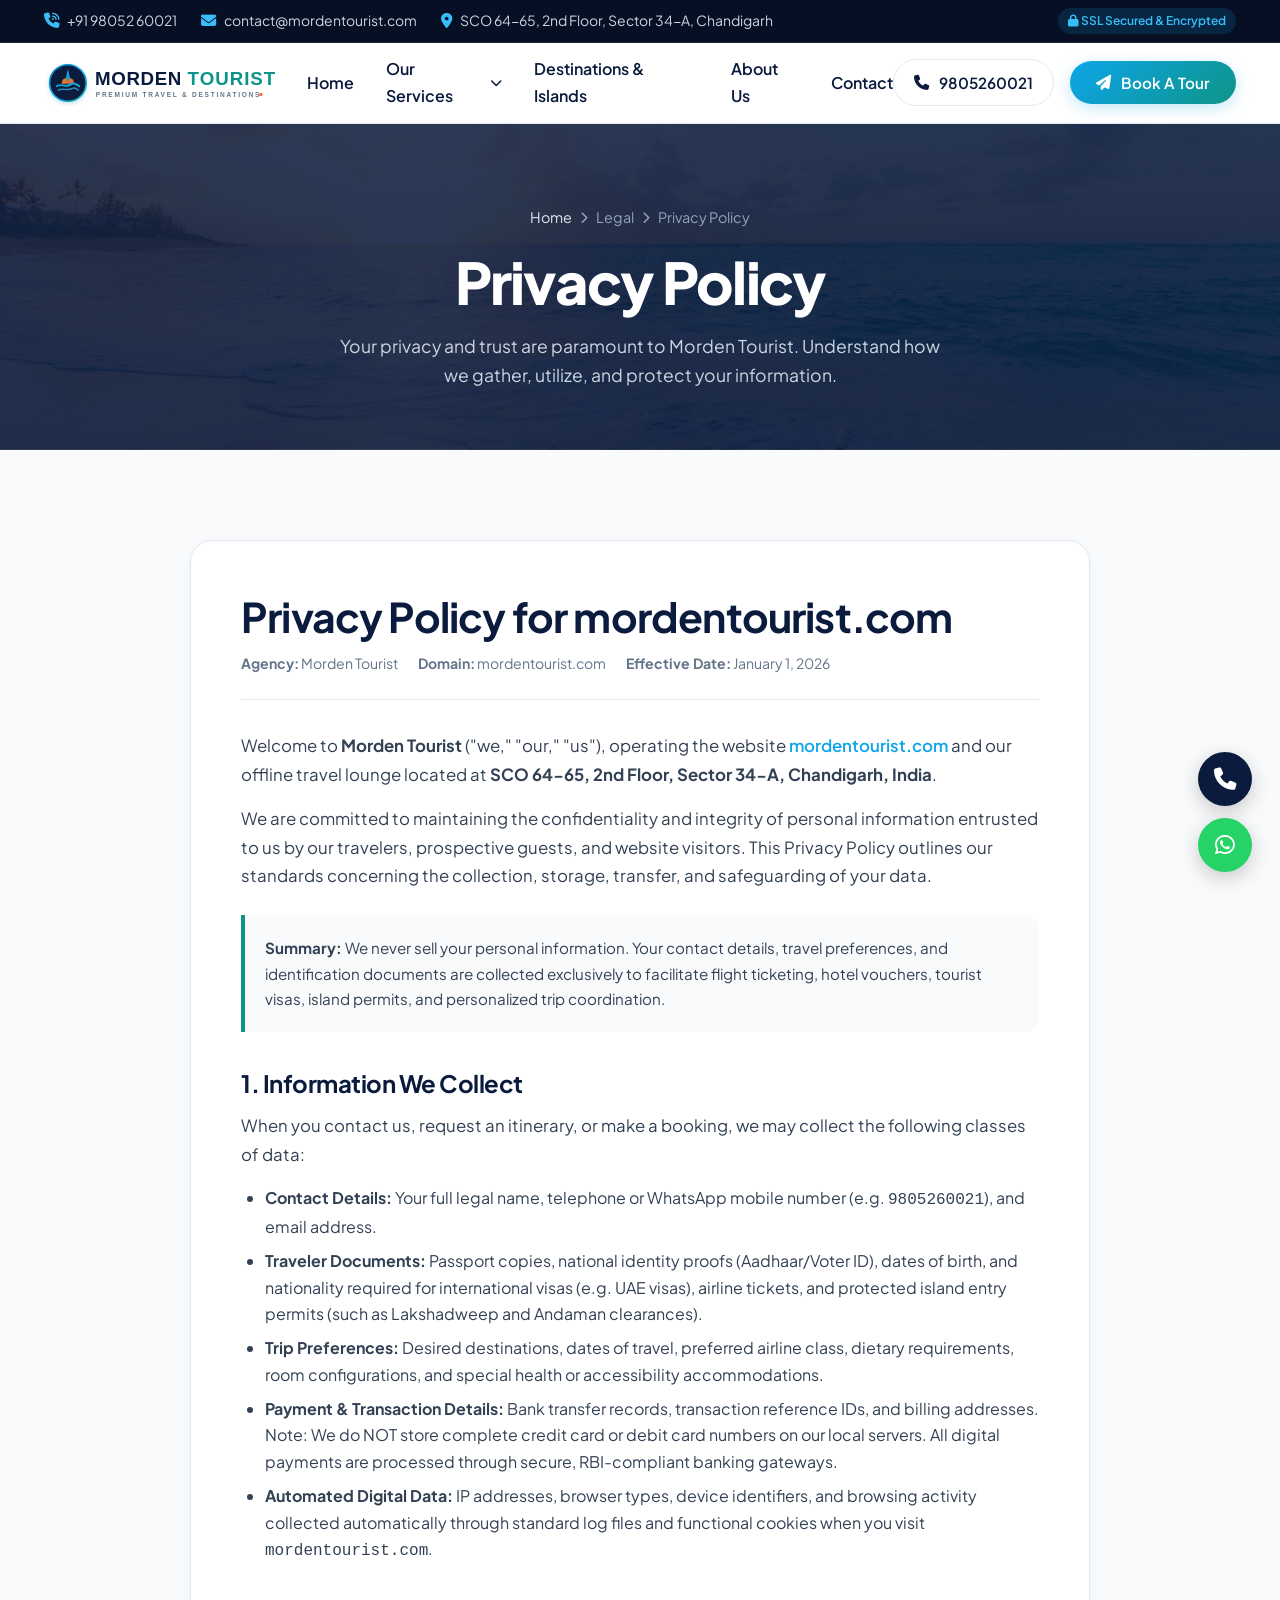
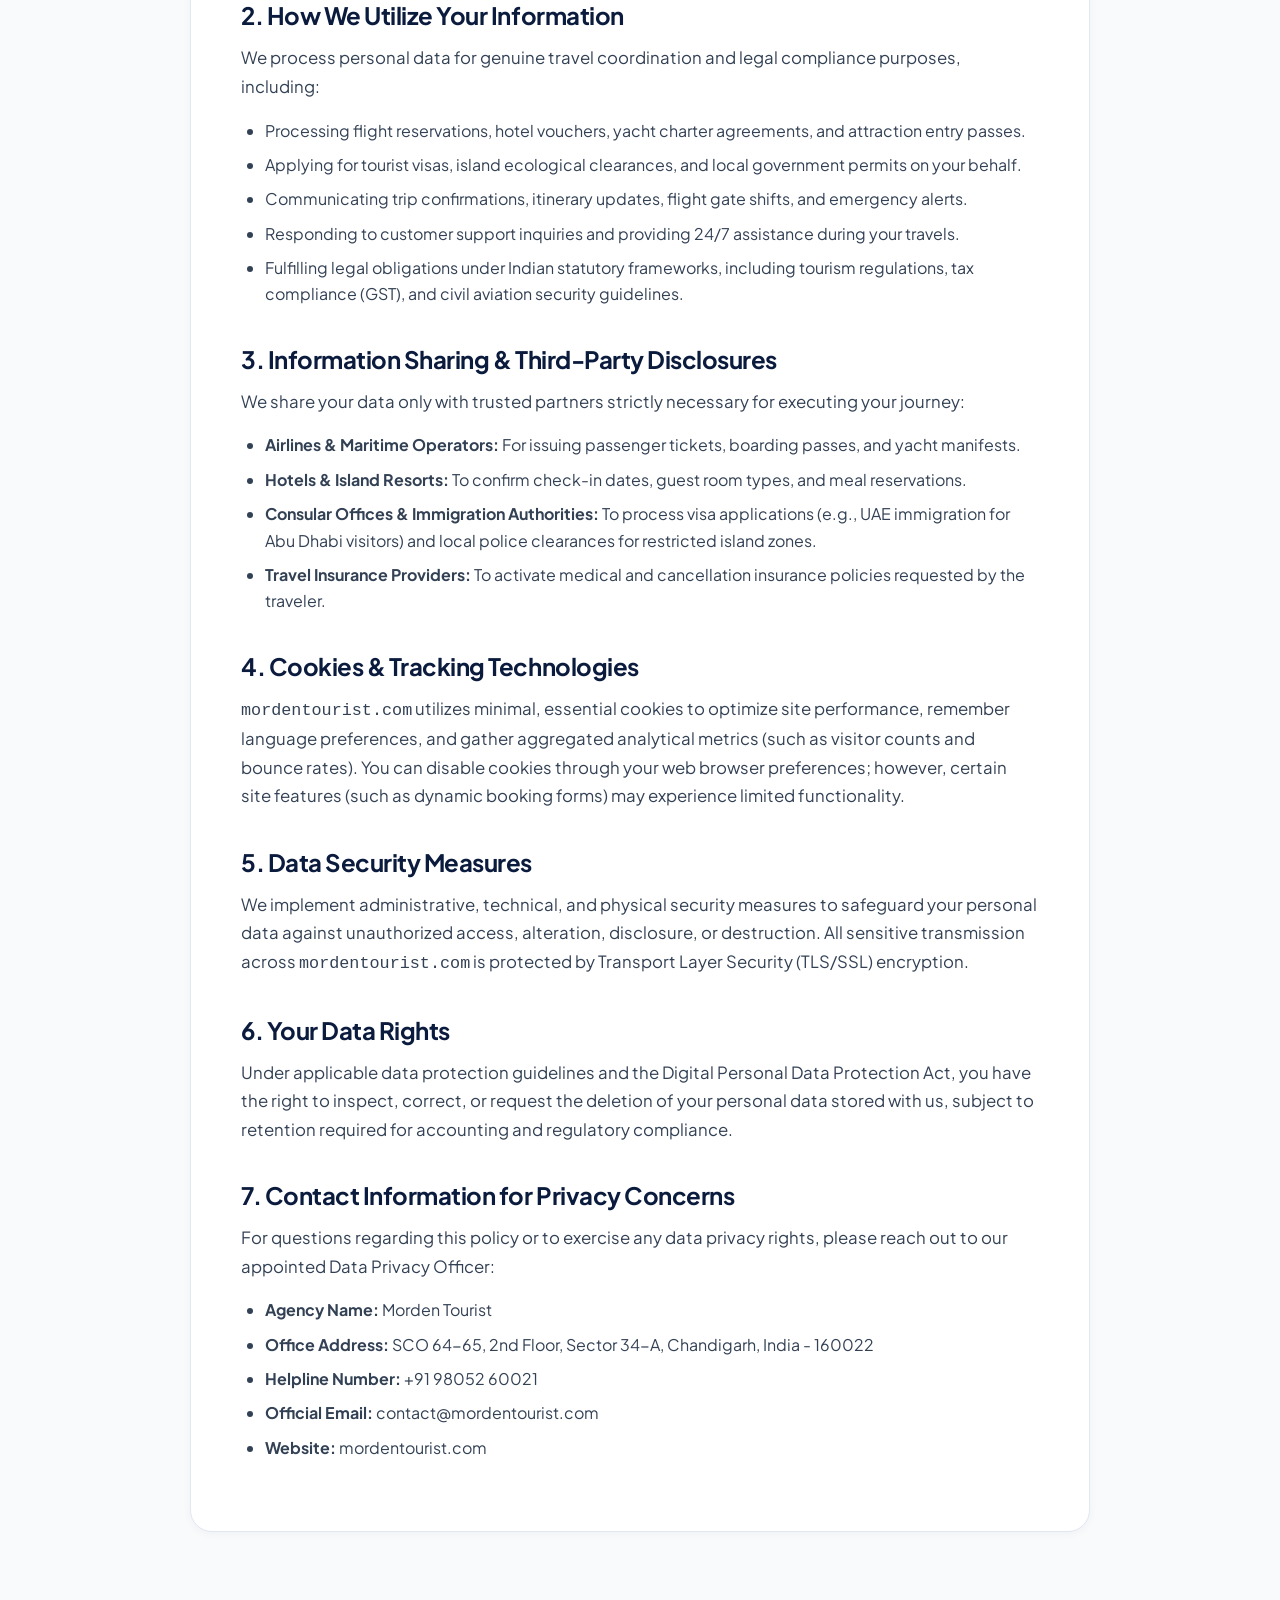
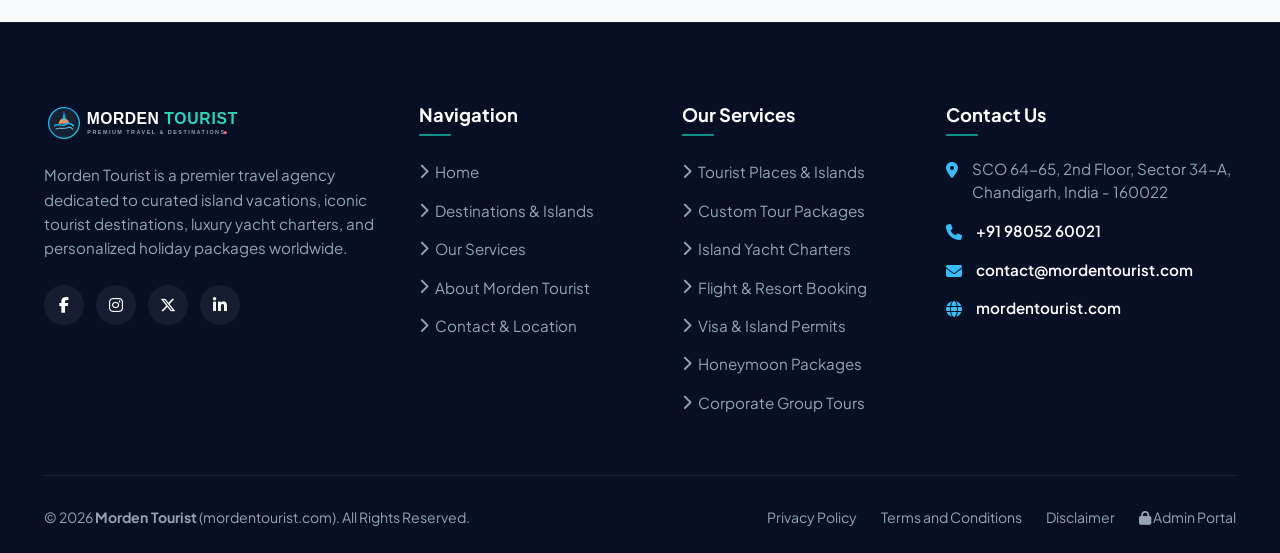
<file: privacy-policy.html>
﻿<!DOCTYPE html>
<html lang="en">
<head>
  <meta charset="UTF-8">
  <meta name="viewport" content="width=device-width, initial-scale=1.0">
  <title>Privacy Policy | Morden Tourist (mordentourist.com)</title>
  <meta name="description" content="Privacy Policy of Morden Tourist (mordentourist.com). Learn how we protect and manage your personal data when booking tours, flights, and island vacations.">
  <link rel="canonical" href="https://mordentourist.com/privacy-policy.html">
  
  <!-- Favicon -->
  <link rel="icon" type="image/svg+xml" href="assets/images/favicon.svg">
  <link rel="shortcut icon" href="favicon.svg">

  <!-- Google Fonts: Plus Jakarta Sans -->
  <link rel="preconnect" href="https://fonts.googleapis.com">
  <link rel="preconnect" href="https://fonts.gstatic.com" crossorigin>
  <link href="https://fonts.googleapis.com/css2?family=Plus+Jakarta+Sans:wght@300;400;500;600;700;800&display=swap" rel="stylesheet">

  <!-- Font Awesome 6 Icons -->
  <link rel="stylesheet" href="https://cdnjs.cloudflare.com/ajax/libs/font-awesome/6.4.2/css/all.min.css">

  <!-- Custom Stylesheet -->
  <link rel="stylesheet" href="assets/css/style.css">
</head>
<body>

  <!-- Top Announcement Bar -->
  <div class="top-bar">
    <div class="container top-bar-inner">
      <div class="top-bar-info">
        <a href="tel:9805260021" class="top-bar-item">
          <i class="fa-solid fa-phone-volume"></i>
          <span>+91 98052 60021</span>
        </a>
        <a href="mailto:contact@mordentourist.com" class="top-bar-item">
          <i class="fa-solid fa-envelope"></i>
          <span>contact@mordentourist.com</span>
        </a>
        <div class="top-bar-item">
          <i class="fa-solid fa-location-dot"></i>
          <span>SCO 64-65, 2nd Floor, Sector 34-A, Chandigarh</span>
        </div>
      </div>
      <div class="top-bar-right">
        <span class="top-bar-badge"><i class="fa-solid fa-lock"></i> SSL Secured &amp; Encrypted</span>
      </div>
    </div>
  </div>

  <!-- Header -->
  <header class="main-header">
    <div class="container nav-container">
      <a href="index.html" class="brand-logo" aria-label="Morden Tourist Home">
        <img src="assets/images/logo.svg" alt="Morden Tourist Logo" width="220" height="48">
      </a>

      <nav class="nav-links" id="navLinks">
        <a href="index.html" class="nav-link">Home</a>
        <div class="nav-dropdown">
          <a href="services.html" class="nav-link nav-dropdown-toggle">
            Our Services <i class="fa-solid fa-chevron-down"></i>
          </a>
          <div class="dropdown-menu">
            <a href="tourist-places.html" class="dropdown-item featured">
              <i class="fa-solid fa-umbrella-beach"></i>
              <div class="dropdown-text">
                <strong>Tourist Places &amp; Islands</strong>
                <small>Explore Yas, Saadiyat, Sir Bani Yas &amp; more</small>
              </div>
            </a>
            <a href="services.html#custom-packages" class="dropdown-item">
              <i class="fa-solid fa-compass-drafting"></i>
              <div class="dropdown-text">
                <strong>Customized Tour Packages</strong>
                <small>Tailor-made itineraries for families &amp; couples</small>
              </div>
            </a>
            <a href="services.html#yacht-cruises" class="dropdown-item">
              <i class="fa-solid fa-ship"></i>
              <div class="dropdown-text">
                <strong>Island Yacht Charters</strong>
                <small>Private boat cruises &amp; water sports</small>
              </div>
            </a>
            <a href="services.html#flights-resorts" class="dropdown-item">
              <i class="fa-solid fa-hotel"></i>
              <div class="dropdown-text">
                <strong>Flight &amp; 5-Star Resorts</strong>
                <small>Contracted B2B airline &amp; resort rates</small>
              </div>
            </a>
            <a href="services.html#visa-permits" class="dropdown-item">
              <i class="fa-solid fa-passport"></i>
              <div class="dropdown-text">
                <strong>Visa &amp; Island Permits</strong>
                <small>UAE express visas &amp; island entry papers</small>
              </div>
            </a>
            <a href="services.html#guided-excursions" class="dropdown-item">
              <i class="fa-solid fa-van-shuttle"></i>
              <div class="dropdown-text">
                <strong>Guided Excursions &amp; Chauffeurs</strong>
                <small>Local licensed multilingual guides</small>
              </div>
            </a>
            <a href="services.html" class="dropdown-item" style="border-top: 1px solid var(--color-border); background: var(--color-bg-subtle);">
              <i class="fa-solid fa-list-check"></i>
              <div class="dropdown-text">
                <strong>All Services Overview &rarr;</strong>
              </div>
            </a>
          </div>
        </div>
        <a href="destinations.html" class="nav-link">Destinations &amp; Islands</a>
        <a href="about.html" class="nav-link">About Us</a>
        <a href="contact.html" class="nav-link">Contact</a>
      </nav>

      <div class="nav-actions">
        <a href="tel:9805260021" class="btn btn-outline" style="padding: 10px 20px;">
          <i class="fa-solid fa-phone"></i> 9805260021
        </a>
        <button class="btn btn-primary open-booking-modal" data-dest="Privacy Inquiry">
          <i class="fa-solid fa-paper-plane"></i> Book A Tour
        </button>
      </div>

      <button class="mobile-menu-toggle" id="mobileMenuToggle" aria-label="Toggle navigation">
        <i class="fa-solid fa-bars"></i>
      </button>
    </div>
  </header>

  <!-- Page Banner -->
  <section class="page-banner">
    <div class="container">
      <div class="breadcrumbs">
        <a href="index.html">Home</a>
        <i class="fa-solid fa-chevron-right"></i>
        <span>Legal</span>
        <i class="fa-solid fa-chevron-right"></i>
        <span>Privacy Policy</span>
      </div>
      <h1 class="page-title">Privacy Policy</h1>
      <p class="page-subtitle">
        Your privacy and trust are paramount to Morden Tourist. Understand how we gather, utilize, and protect your information.
      </p>
    </div>
  </section>

  <!-- Legal Body Content -->
  <section class="section-pad">
    <div class="container">
      <div class="legal-container">
        <div class="legal-header">
          <h2>Privacy Policy for mordentourist.com</h2>
          <div class="legal-meta">
            <span><strong>Agency:</strong> Morden Tourist</span>
            <span><strong>Domain:</strong> mordentourist.com</span>
            <span><strong>Effective Date:</strong> January 1, 2026</span>
          </div>
        </div>

        <div class="legal-body">
          <p>
            Welcome to <strong>Morden Tourist</strong> ("we," "our," "us"), operating the website <a href="https://mordentourist.com" style="color: var(--color-accent); font-weight: 600;">mordentourist.com</a> and our offline travel lounge located at <strong>SCO 64-65, 2nd Floor, Sector 34-A, Chandigarh, India</strong>.
          </p>

          <p>
            We are committed to maintaining the confidentiality and integrity of personal information entrusted to us by our travelers, prospective guests, and website visitors. This Privacy Policy outlines our standards concerning the collection, storage, transfer, and safeguarding of your data.
          </p>

          <div class="legal-callout">
            <p><strong>Summary:</strong> We never sell your personal information. Your contact details, travel preferences, and identification documents are collected exclusively to facilitate flight ticketing, hotel vouchers, tourist visas, island permits, and personalized trip coordination.</p>
          </div>

          <h2>1. Information We Collect</h2>
          <p>When you contact us, request an itinerary, or make a booking, we may collect the following classes of data:</p>
          <ul>
            <li><strong>Contact Details:</strong> Your full legal name, telephone or WhatsApp mobile number (e.g. <code>9805260021</code>), and email address.</li>
            <li><strong>Traveler Documents:</strong> Passport copies, national identity proofs (Aadhaar/Voter ID), dates of birth, and nationality required for international visas (e.g. UAE visas), airline tickets, and protected island entry permits (such as Lakshadweep and Andaman clearances).</li>
            <li><strong>Trip Preferences:</strong> Desired destinations, dates of travel, preferred airline class, dietary requirements, room configurations, and special health or accessibility accommodations.</li>
            <li><strong>Payment &amp; Transaction Details:</strong> Bank transfer records, transaction reference IDs, and billing addresses. Note: We do NOT store complete credit card or debit card numbers on our local servers. All digital payments are processed through secure, RBI-compliant banking gateways.</li>
            <li><strong>Automated Digital Data:</strong> IP addresses, browser types, device identifiers, and browsing activity collected automatically through standard log files and functional cookies when you visit <code>mordentourist.com</code>.</li>
          </ul>

          <h2>2. How We Utilize Your Information</h2>
          <p>We process personal data for genuine travel coordination and legal compliance purposes, including:</p>
          <ul>
            <li>Processing flight reservations, hotel vouchers, yacht charter agreements, and attraction entry passes.</li>
            <li>Applying for tourist visas, island ecological clearances, and local government permits on your behalf.</li>
            <li>Communicating trip confirmations, itinerary updates, flight gate shifts, and emergency alerts.</li>
            <li>Responding to customer support inquiries and providing 24/7 assistance during your travels.</li>
            <li>Fulfilling legal obligations under Indian statutory frameworks, including tourism regulations, tax compliance (GST), and civil aviation security guidelines.</li>
          </ul>

          <h2>3. Information Sharing &amp; Third-Party Disclosures</h2>
          <p>We share your data only with trusted partners strictly necessary for executing your journey:</p>
          <ul>
            <li><strong>Airlines &amp; Maritime Operators:</strong> For issuing passenger tickets, boarding passes, and yacht manifests.</li>
            <li><strong>Hotels &amp; Island Resorts:</strong> To confirm check-in dates, guest room types, and meal reservations.</li>
            <li><strong>Consular Offices &amp; Immigration Authorities:</strong> To process visa applications (e.g., UAE immigration for Abu Dhabi visitors) and local police clearances for restricted island zones.</li>
            <li><strong>Travel Insurance Providers:</strong> To activate medical and cancellation insurance policies requested by the traveler.</li>
          </ul>

          <h2>4. Cookies &amp; Tracking Technologies</h2>
          <p>
            <code>mordentourist.com</code> utilizes minimal, essential cookies to optimize site performance, remember language preferences, and gather aggregated analytical metrics (such as visitor counts and bounce rates). You can disable cookies through your web browser preferences; however, certain site features (such as dynamic booking forms) may experience limited functionality.
          </p>

          <h2>5. Data Security Measures</h2>
          <p>
            We implement administrative, technical, and physical security measures to safeguard your personal data against unauthorized access, alteration, disclosure, or destruction. All sensitive transmission across <code>mordentourist.com</code> is protected by Transport Layer Security (TLS/SSL) encryption.
          </p>

          <h2>6. Your Data Rights</h2>
          <p>
            Under applicable data protection guidelines and the Digital Personal Data Protection Act, you have the right to inspect, correct, or request the deletion of your personal data stored with us, subject to retention required for accounting and regulatory compliance.
          </p>

          <h2>7. Contact Information for Privacy Concerns</h2>
          <p>
            For questions regarding this policy or to exercise any data privacy rights, please reach out to our appointed Data Privacy Officer:
          </p>
          <ul>
            <li><strong>Agency Name:</strong> Morden Tourist</li>
            <li><strong>Office Address:</strong> SCO 64-65, 2nd Floor, Sector 34-A, Chandigarh, India - 160022</li>
            <li><strong>Helpline Number:</strong> +91 98052 60021</li>
            <li><strong>Official Email:</strong> <a href="mailto:contact@mordentourist.com">contact@mordentourist.com</a></li>
            <li><strong>Website:</strong> <a href="https://mordentourist.com">mordentourist.com</a></li>
          </ul>
        </div>
      </div>
    </div>
  </section>

  <!-- Footer -->
  <footer class="main-footer">
    <div class="container">
      <div class="footer-top">
        <div class="footer-brand">
          <a href="index.html">
            <img src="assets/images/logo-white.svg" alt="Morden Tourist" width="220" height="48">
          </a>
          <p>
            Morden Tourist is a premier travel agency dedicated to curated island vacations, iconic tourist destinations, luxury yacht charters, and personalized holiday packages worldwide.
          </p>
          <div class="footer-socials">
            <a href="https://facebook.com" target="_blank" rel="noopener" class="social-link" aria-label="Facebook"><i class="fa-brands fa-facebook-f"></i></a>
            <a href="https://instagram.com" target="_blank" rel="noopener" class="social-link" aria-label="Instagram"><i class="fa-brands fa-instagram"></i></a>
            <a href="https://twitter.com" target="_blank" rel="noopener" class="social-link" aria-label="Twitter"><i class="fa-brands fa-x-twitter"></i></a>
            <a href="https://linkedin.com" target="_blank" rel="noopener" class="social-link" aria-label="LinkedIn"><i class="fa-brands fa-linkedin-in"></i></a>
          </div>
        </div>

        <div class="footer-col">
          <h4>Navigation</h4>
          <ul class="footer-links">
            <li><a href="index.html"><i class="fa-solid fa-chevron-right"></i> Home</a></li>
            <li><a href="destinations.html"><i class="fa-solid fa-chevron-right"></i> Destinations &amp; Islands</a></li>
            <li><a href="services.html"><i class="fa-solid fa-chevron-right"></i> Our Services</a></li>
            <li><a href="about.html"><i class="fa-solid fa-chevron-right"></i> About Morden Tourist</a></li>
            <li><a href="contact.html"><i class="fa-solid fa-chevron-right"></i> Contact &amp; Location</a></li>
          </ul>
        </div>

        <div class="footer-col">
          <h4>Our Services</h4>
          <ul class="footer-links">
            <li><a href="tourist-places.html"><i class="fa-solid fa-chevron-right"></i> Tourist Places &amp; Islands</a></li>
            <li><a href="services.html#custom-packages"><i class="fa-solid fa-chevron-right"></i> Custom Tour Packages</a></li>
            <li><a href="services.html#yacht-cruises"><i class="fa-solid fa-chevron-right"></i> Island Yacht Charters</a></li>
            <li><a href="services.html#flights-resorts"><i class="fa-solid fa-chevron-right"></i> Flight &amp; Resort Booking</a></li>
            <li><a href="services.html#visa-permits"><i class="fa-solid fa-chevron-right"></i> Visa &amp; Island Permits</a></li>
            <li><a href="services.html#honeymoon-escapes"><i class="fa-solid fa-chevron-right"></i> Honeymoon Packages</a></li>
            <li><a href="services.html#corporate-mice"><i class="fa-solid fa-chevron-right"></i> Corporate Group Tours</a></li>
          </ul>
        </div>

        <div class="footer-col">
          <h4>Contact Us</h4>
          <div class="footer-contact-item">
            <i class="fa-solid fa-location-dot"></i>
            <p>SCO 64-65, 2nd Floor, Sector 34-A, Chandigarh, India - 160022</p>
          </div>
          <div class="footer-contact-item">
            <i class="fa-solid fa-phone"></i>
            <p><a href="tel:9805260021">+91 98052 60021</a></p>
          </div>
          <div class="footer-contact-item">
            <i class="fa-solid fa-envelope"></i>
            <p><a href="mailto:contact@mordentourist.com">contact@mordentourist.com</a></p>
          </div>
          <div class="footer-contact-item">
            <i class="fa-solid fa-globe"></i>
            <p><a href="https://mordentourist.com">mordentourist.com</a></p>
          </div>
        </div>
      </div>

      <div class="footer-bottom">
        <div>
          &copy; <span id="currentYear">2026</span> <strong>Morden Tourist</strong> (mordentourist.com). All Rights Reserved.
        </div>
        <div class="footer-legal-links">
          <a href="privacy-policy.html">Privacy Policy</a>
          <a href="terms-and-conditions.html">Terms and Conditions</a>
          <a href="disclaimer.html">Disclaimer</a>
          <a href="admin.html" target="_blank" style="color: var(--color-accent-teal);"><i class="fa-solid fa-lock"></i> Admin Portal</a>
        </div>
      </div>
    </div>
  </footer>

  <!-- Booking Modal -->
  <div class="modal-overlay" id="bookingModal" role="dialog" aria-modal="true" aria-labelledby="modalHeading">
    <div class="modal-container">
      <button class="modal-close-btn" id="modalCloseBtn" aria-label="Close modal">
        <i class="fa-solid fa-xmark"></i>
      </button>
      <span class="section-label" style="margin-bottom: 8px;">Plan Your Trip</span>
      <h3 id="modalHeading" style="margin-bottom: 6px;">Request Tour Consultation</h3>
      <p style="font-size: 0.95rem; margin-bottom: 24px;">
        Share your travel plans and our destination specialists will craft your personalized itinerary within 24 hours.
      </p>

      <form id="bookingForm">
        <div class="form-group">
          <label for="modalName">Full Name *</label>
          <input type="text" id="modalName" class="form-control" placeholder="e.g. Rahul Verma" required>
        </div>

        <div class="form-group-row">
          <div class="form-group">
            <label for="modalPhone">Phone / WhatsApp Number *</label>
            <input type="tel" id="modalPhone" class="form-control" placeholder="e.g. 9805260021" required>
          </div>
          <div class="form-group">
            <label for="modalEmail">Email Address *</label>
            <input type="email" id="modalEmail" class="form-control" placeholder="e.g. rahul@gmail.com" required>
          </div>
        </div>

        <div class="form-group">
          <label for="modalDestination">Destination / Topic *</label>
          <input type="text" id="modalDestination" class="form-control" placeholder="e.g. General Inquiry" required>
        </div>

                <button type="submit" class="btn btn-coral" style="width: 100%; padding: 14px; font-size: 1rem; display: flex; align-items: center; justify-content: center; gap: 8px;">
          <i class="fa-brands fa-whatsapp" style="font-size: 1.25rem;"></i> Send Inquiry to WhatsApp (+91 98052 60021)
        </button>
        <p style="font-size: 0.8rem; color: var(--color-text-muted); text-align: center; margin-top: 10px; margin-bottom: 0;">
          <i class="fa-solid fa-bolt" style="color: #25D366;"></i> Instant WhatsApp response from our Chandigarh specialists.
        </p>
      </form>
    </div>
  </div>

  <!-- Floating Actions -->
  <div class="floating-actions">
    <button class="back-to-top" id="backToTop" aria-label="Back to top">
      <i class="fa-solid fa-arrow-up"></i>
    </button>
    <a href="tel:9805260021" class="float-btn float-phone" aria-label="Call Morden Tourist">
      <i class="fa-solid fa-phone"></i>
    </a>
    <a href="https://wa.me/919805260021?text=Hello%20Morden%20Tourist,%20I%20have%20a%20question." target="_blank" rel="noopener" class="float-btn float-whatsapp" aria-label="Chat on WhatsApp">
      <i class="fa-brands fa-whatsapp"></i>
    </a>
  </div>

    <!-- Shared Packages Data Store -->
  <script src="assets/js/packages-data.js"></script>
  <script src="assets/js/main.js"></script>
  <script>
    document.getElementById('currentYear').textContent = new Date().getFullYear();
  </script>
</body>
</html>
</file>
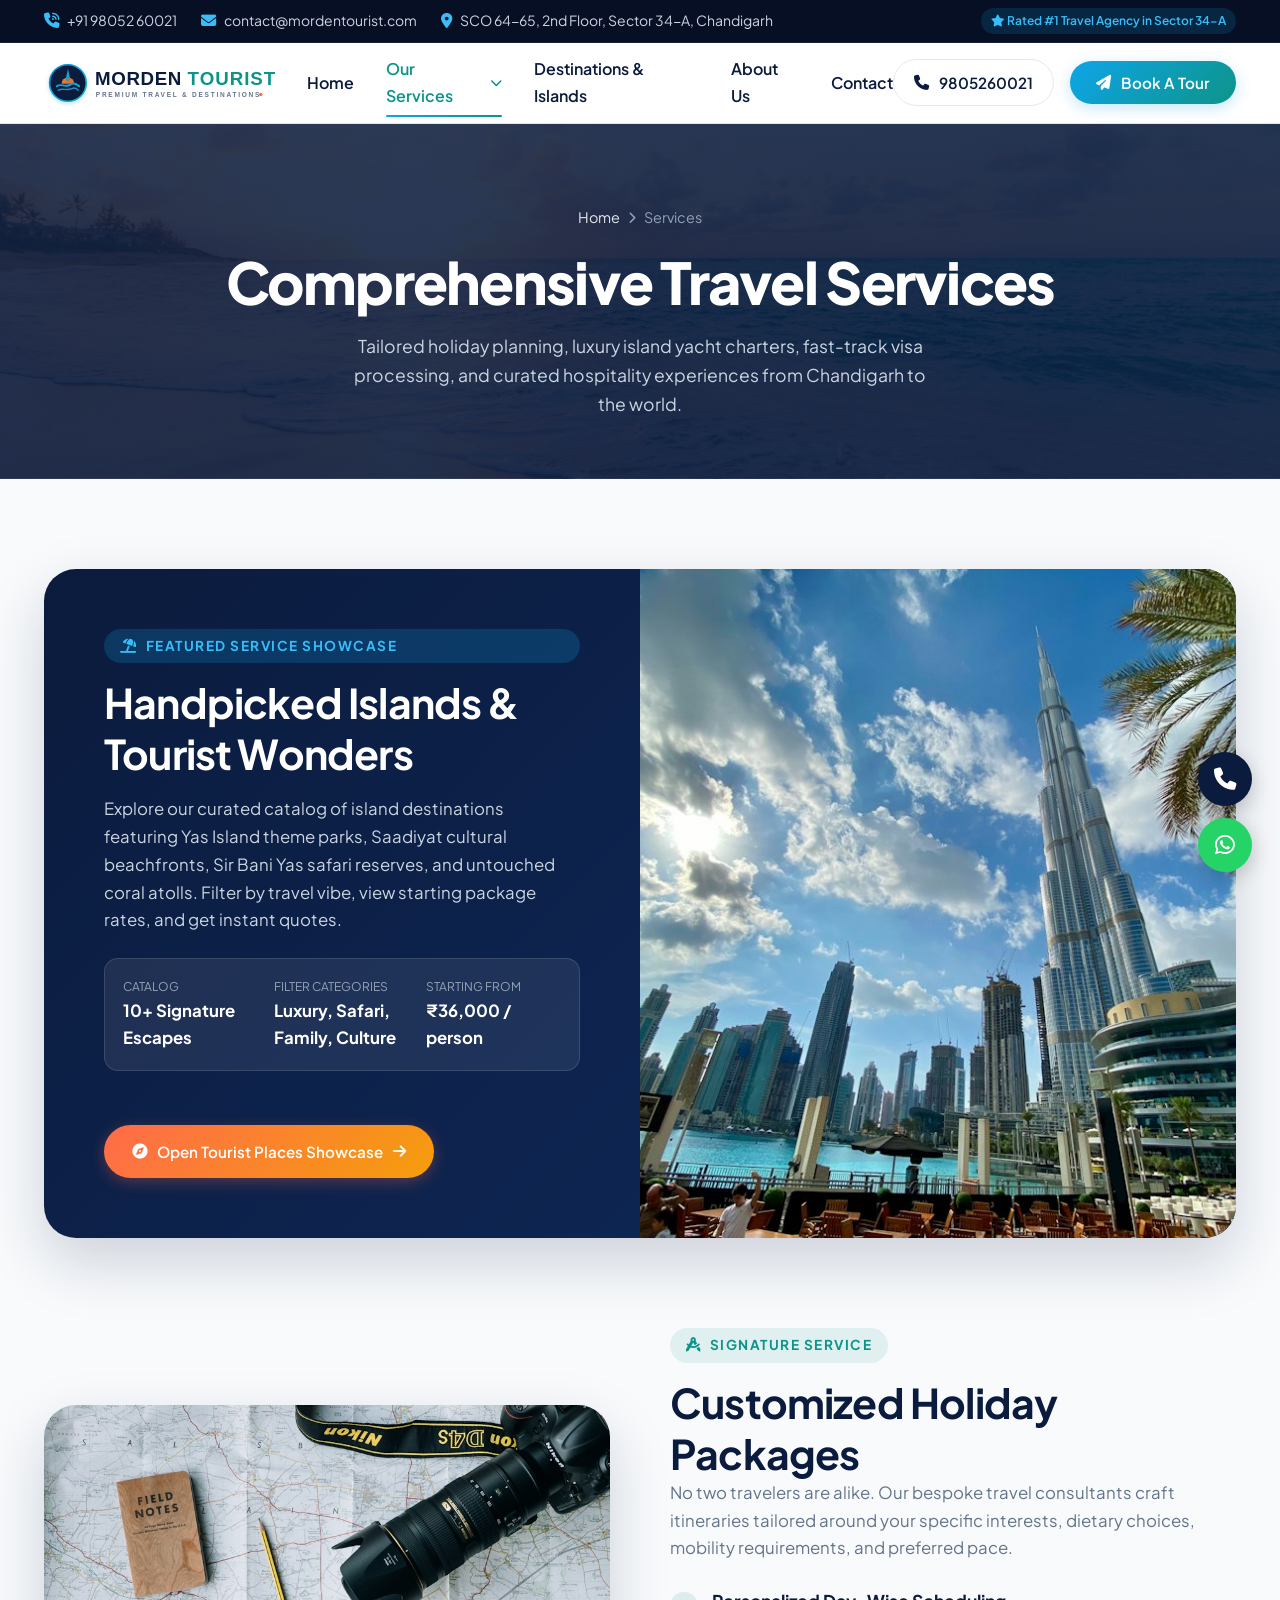
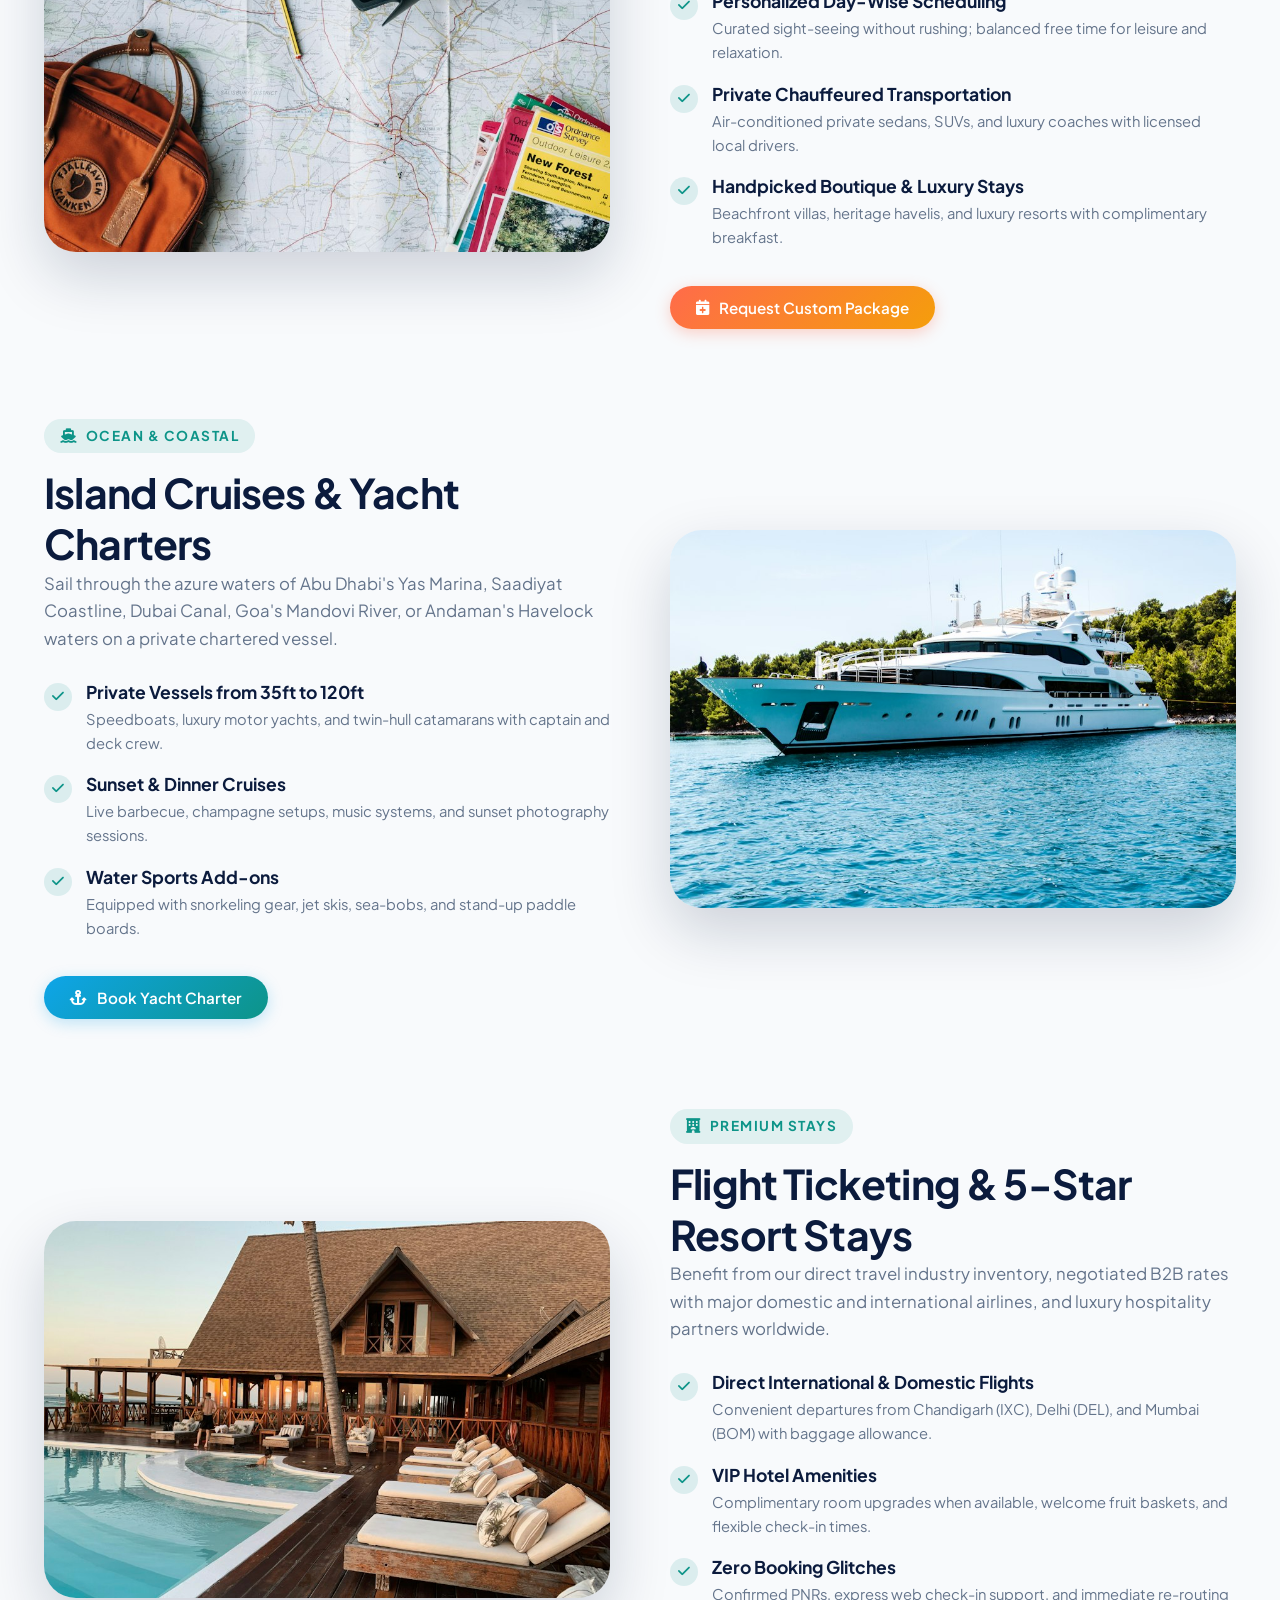
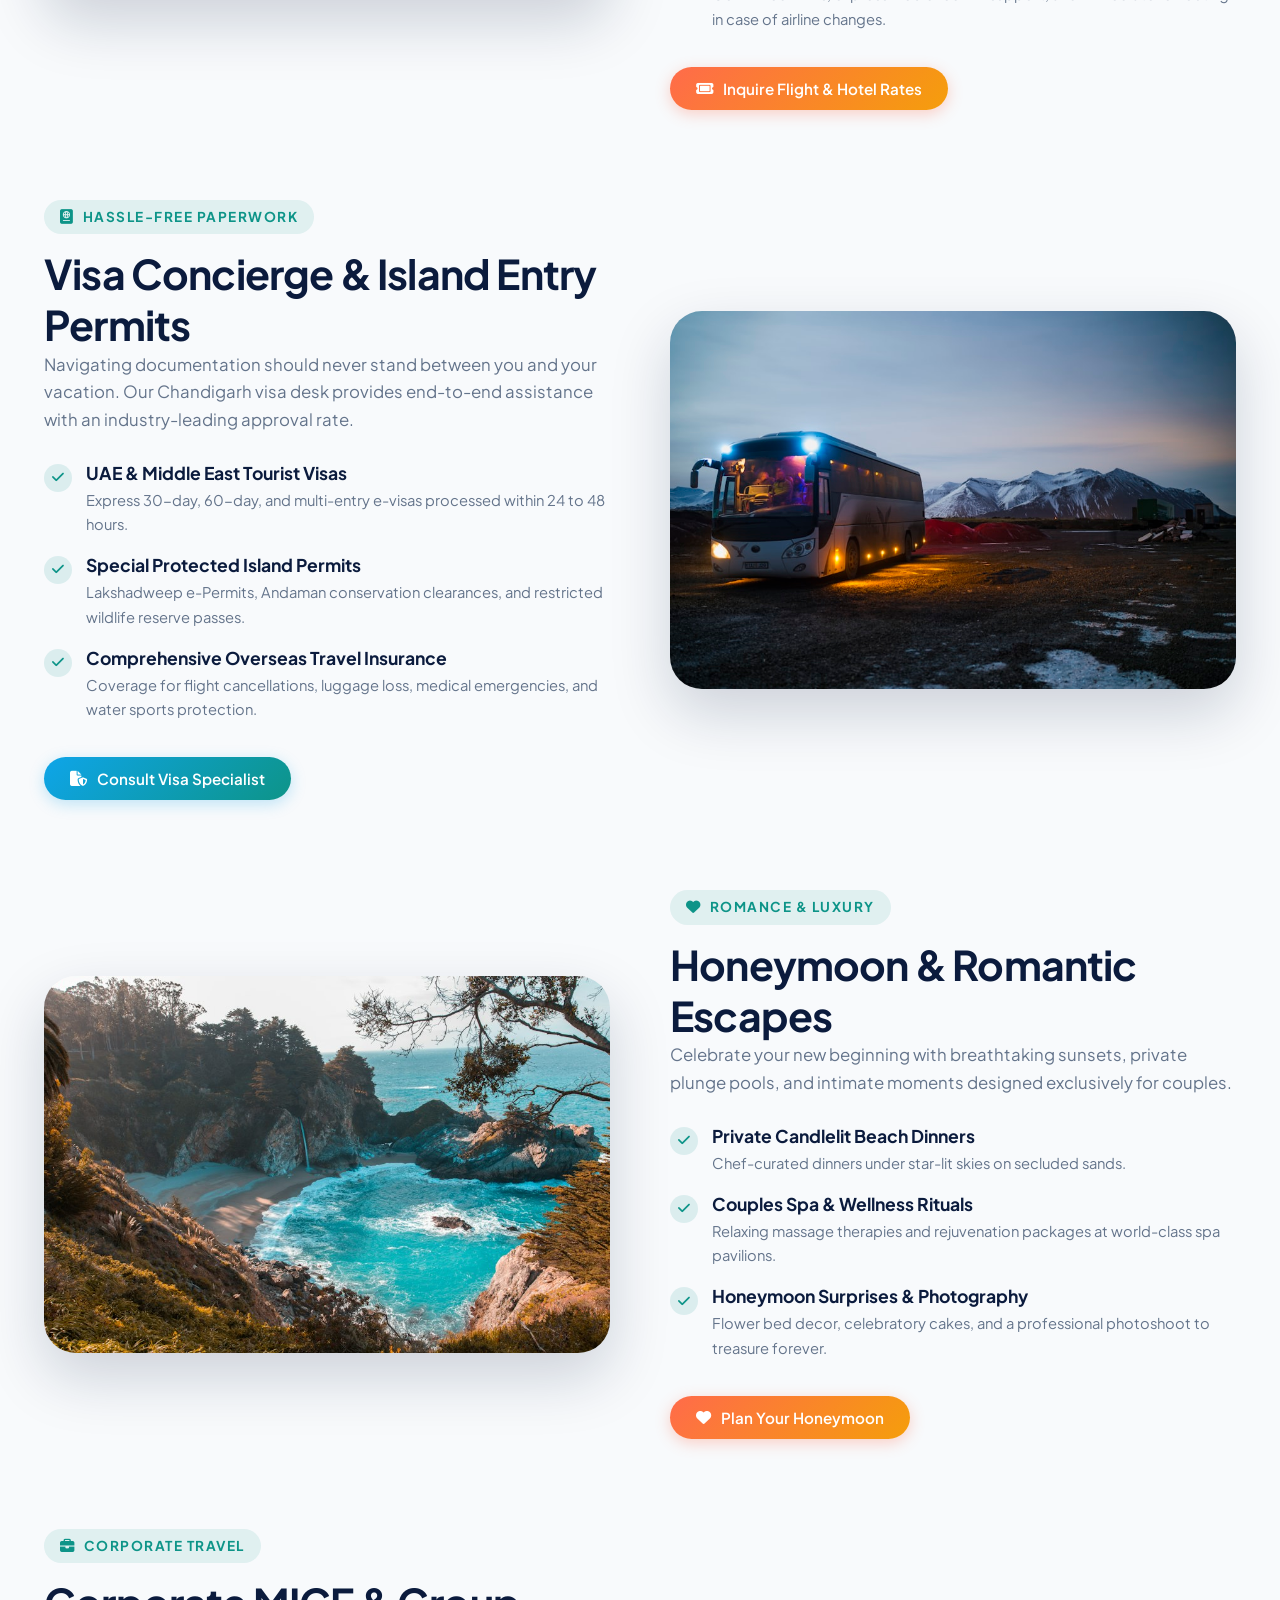
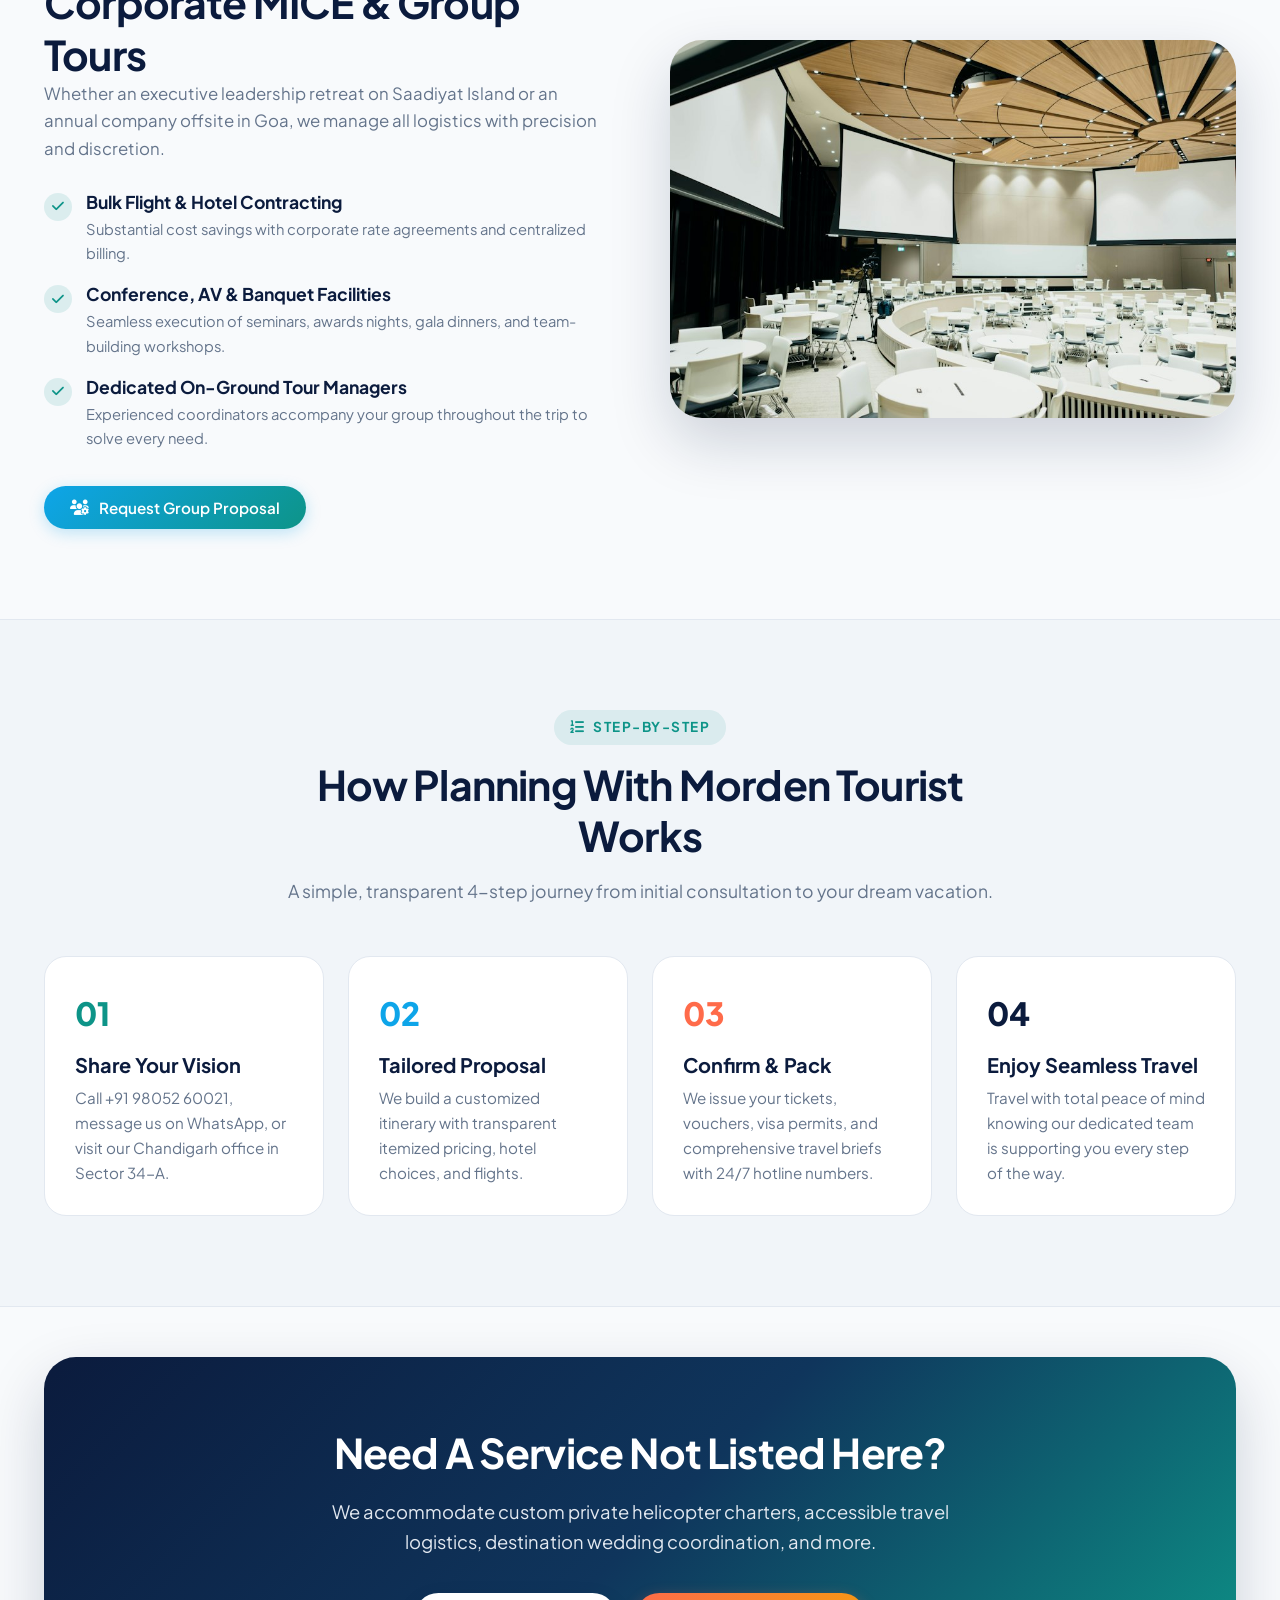
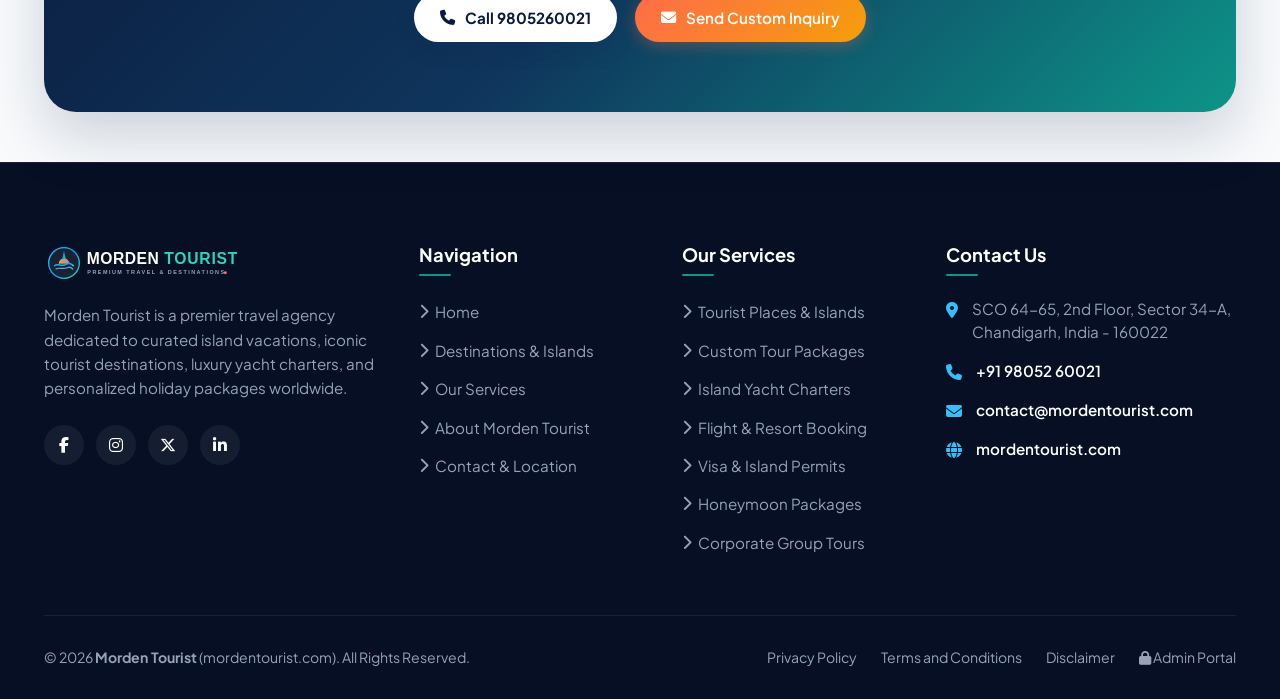
<file: services.html>
﻿<!DOCTYPE html>
<html lang="en">
<head>
  <meta charset="UTF-8">
  <meta name="viewport" content="width=device-width, initial-scale=1.0">
  <title>Travel &amp; Tour Services | Morden Tourist (mordentourist.com)</title>
  <meta name="description" content="Explore comprehensive travel services by Morden Tourist: Custom holiday packages, island yacht charters, 5-star hotel bookings, visa concierge, and corporate travel.">
  <meta name="keywords" content="Morden Tourist services, tour packages, yacht charters, travel agency Chandigarh, visa assistance, island tours">
  <link rel="canonical" href="https://mordentourist.com/services.html">
  
  <!-- Favicon -->
  <link rel="icon" type="image/svg+xml" href="assets/images/favicon.svg">
  <link rel="shortcut icon" href="favicon.svg">

  <!-- Google Fonts: Plus Jakarta Sans -->
  <link rel="preconnect" href="https://fonts.googleapis.com">
  <link rel="preconnect" href="https://fonts.gstatic.com" crossorigin>
  <link href="https://fonts.googleapis.com/css2?family=Plus+Jakarta+Sans:wght@300;400;500;600;700;800&display=swap" rel="stylesheet">

  <!-- Font Awesome 6 Icons -->
  <link rel="stylesheet" href="https://cdnjs.cloudflare.com/ajax/libs/font-awesome/6.4.2/css/all.min.css">

  <!-- Custom Stylesheet -->
  <link rel="stylesheet" href="assets/css/style.css">
</head>
<body>

  <!-- Top Announcement Bar -->
  <div class="top-bar">
    <div class="container top-bar-inner">
      <div class="top-bar-info">
        <a href="tel:9805260021" class="top-bar-item">
          <i class="fa-solid fa-phone-volume"></i>
          <span>+91 98052 60021</span>
        </a>
        <a href="mailto:contact@mordentourist.com" class="top-bar-item">
          <i class="fa-solid fa-envelope"></i>
          <span>contact@mordentourist.com</span>
        </a>
        <div class="top-bar-item">
          <i class="fa-solid fa-location-dot"></i>
          <span>SCO 64-65, 2nd Floor, Sector 34-A, Chandigarh</span>
        </div>
      </div>
      <div class="top-bar-right">
        <span class="top-bar-badge"><i class="fa-solid fa-star"></i> Rated #1 Travel Agency in Sector 34-A</span>
      </div>
    </div>
  </div>

  <!-- Header -->
  <header class="main-header">
    <div class="container nav-container">
      <a href="index.html" class="brand-logo" aria-label="Morden Tourist Home">
        <img src="assets/images/logo.svg" alt="Morden Tourist Logo" width="220" height="48">
      </a>

      <nav class="nav-links" id="navLinks">
        <a href="index.html" class="nav-link">Home</a>
        <div class="nav-dropdown">
          <a href="services.html" class="nav-link nav-dropdown-toggle active">
            Our Services <i class="fa-solid fa-chevron-down"></i>
          </a>
          <div class="dropdown-menu">
            <a href="tourist-places.html" class="dropdown-item featured">
              <i class="fa-solid fa-umbrella-beach"></i>
              <div class="dropdown-text">
                <strong>Tourist Places &amp; Islands</strong>
                <small>Explore Yas, Saadiyat, Sir Bani Yas &amp; more</small>
              </div>
            </a>
            <a href="services.html#custom-packages" class="dropdown-item">
              <i class="fa-solid fa-compass-drafting"></i>
              <div class="dropdown-text">
                <strong>Customized Tour Packages</strong>
                <small>Tailor-made itineraries for families &amp; couples</small>
              </div>
            </a>
            <a href="services.html#yacht-cruises" class="dropdown-item">
              <i class="fa-solid fa-ship"></i>
              <div class="dropdown-text">
                <strong>Island Yacht Charters</strong>
                <small>Private boat cruises &amp; water sports</small>
              </div>
            </a>
            <a href="services.html#flights-resorts" class="dropdown-item">
              <i class="fa-solid fa-hotel"></i>
              <div class="dropdown-text">
                <strong>Flight &amp; 5-Star Resorts</strong>
                <small>Contracted B2B airline &amp; resort rates</small>
              </div>
            </a>
            <a href="services.html#visa-permits" class="dropdown-item">
              <i class="fa-solid fa-passport"></i>
              <div class="dropdown-text">
                <strong>Visa &amp; Island Permits</strong>
                <small>UAE express visas &amp; island entry papers</small>
              </div>
            </a>
            <a href="services.html#guided-excursions" class="dropdown-item">
              <i class="fa-solid fa-van-shuttle"></i>
              <div class="dropdown-text">
                <strong>Guided Excursions &amp; Chauffeurs</strong>
                <small>Local licensed multilingual guides</small>
              </div>
            </a>
            <a href="services.html" class="dropdown-item" style="border-top: 1px solid var(--color-border); background: var(--color-bg-subtle);">
              <i class="fa-solid fa-list-check"></i>
              <div class="dropdown-text">
                <strong>All Services Overview &rarr;</strong>
              </div>
            </a>
          </div>
        </div>
        <a href="destinations.html" class="nav-link">Destinations &amp; Islands</a>
        <a href="about.html" class="nav-link">About Us</a>
        <a href="contact.html" class="nav-link">Contact</a>
      </nav>

      <div class="nav-actions">
        <a href="tel:9805260021" class="btn btn-outline" style="padding: 10px 20px;">
          <i class="fa-solid fa-phone"></i> 9805260021
        </a>
        <button class="btn btn-primary open-booking-modal" data-dest="General Service Consultation">
          <i class="fa-solid fa-paper-plane"></i> Book A Tour
        </button>
      </div>

      <button class="mobile-menu-toggle" id="mobileMenuToggle" aria-label="Toggle navigation">
        <i class="fa-solid fa-bars"></i>
      </button>
    </div>
  </header>

  <!-- Page Banner -->
  <section class="page-banner">
    <div class="container">
      <div class="breadcrumbs">
        <a href="index.html">Home</a>
        <i class="fa-solid fa-chevron-right"></i>
        <span>Services</span>
      </div>
      <h1 class="page-title">Comprehensive Travel Services</h1>
      <p class="page-subtitle">
        Tailored holiday planning, luxury island yacht charters, fast-track visa processing, and curated hospitality experiences from Chandigarh to the world.
      </p>
    </div>
  </section>

  <!-- Detailed Services Breakdown -->
  <section class="section-pad">
    <div class="container">

      <!-- Featured Service Showcase: Handpicked Islands & Tourist Wonders (Moved to Dedicated Page) -->
      <div class="island-highlight-banner" style="margin-bottom: 90px; background: linear-gradient(135deg, #0B1B3D 0%, #0F2A5C 100%);">
        <div class="island-highlight-content">
          <span class="section-label" style="background: rgba(14, 165, 233, 0.2); color: #38BDF8;">
            <i class="fa-solid fa-umbrella-beach"></i> Featured Service Showcase
          </span>
          <h2 style="color: #FFFFFF;">Handpicked Islands &amp; Tourist Wonders</h2>
          <p style="color: #CBD5E1;">
            Explore our curated catalog of island destinations featuring Yas Island theme parks, Saadiyat cultural beachfronts, Sir Bani Yas safari reserves, and untouched coral atolls. Filter by travel vibe, view starting package rates, and get instant quotes.
          </p>
          <div class="highlight-quick-specs" style="background: rgba(255, 255, 255, 0.08); border-color: rgba(255, 255, 255, 0.12);">
            <div class="spec-item">
              <small style="color: #94A3B8;">Catalog</small>
              <strong style="color: #FFFFFF;">10+ Signature Escapes</strong>
            </div>
            <div class="spec-item">
              <small style="color: #94A3B8;">Filter Categories</small>
              <strong style="color: #FFFFFF;">Luxury, Safari, Family, Culture</strong>
            </div>
            <div class="spec-item">
              <small style="color: #94A3B8;">Starting From</small>
              <strong style="color: var(--color-accent-teal);">₹36,000 / person</strong>
            </div>
          </div>
          <div style="display: flex; gap: 14px; flex-wrap: wrap; margin-top: 24px;">
            <a href="tourist-places.html" class="btn btn-coral" style="padding: 14px 28px;">
              <i class="fa-solid fa-compass"></i> Open Tourist Places Showcase <i class="fa-solid fa-arrow-right"></i>
            </a>
          </div>
        </div>
        <div class="island-highlight-image">
          <img src="assets/images/destinations/yas-island.jpg" alt="Handpicked Islands and Tourist Wonders" loading="lazy">
        </div>
      </div>

      <!-- Service 1: Customized Tour Packages -->
      <div class="feature-split" id="custom-packages" style="margin-bottom: 90px;">
        <div class="feature-media">
          <div class="feature-media-main">
            <img src="assets/images/services/custom-packages.jpg" alt="Tailored holiday planning" loading="lazy">
          </div>
        </div>
        <div class="feature-content">
          <span class="section-label"><i class="fa-solid fa-compass-drafting"></i> Signature Service</span>
          <h2>Customized Holiday Packages</h2>
          <p>
            No two travelers are alike. Our bespoke travel consultants craft itineraries tailored around your specific interests, dietary choices, mobility requirements, and preferred pace.
          </p>
          <div class="feature-checklist">
            <div class="feature-check-item">
              <div class="check-icon"><i class="fa-solid fa-check"></i></div>
              <div class="check-text">
                <h4>Personalized Day-Wise Scheduling</h4>
                <p>Curated sight-seeing without rushing; balanced free time for leisure and relaxation.</p>
              </div>
            </div>
            <div class="feature-check-item">
              <div class="check-icon"><i class="fa-solid fa-check"></i></div>
              <div class="check-text">
                <h4>Private Chauffeured Transportation</h4>
                <p>Air-conditioned private sedans, SUVs, and luxury coaches with licensed local drivers.</p>
              </div>
            </div>
            <div class="feature-check-item">
              <div class="check-icon"><i class="fa-solid fa-check"></i></div>
              <div class="check-text">
                <h4>Handpicked Boutique &amp; Luxury Stays</h4>
                <p>Beachfront villas, heritage havelis, and luxury resorts with complimentary breakfast.</p>
              </div>
            </div>
          </div>
          <button class="btn btn-coral open-booking-modal" data-dest="Customized Tour Package Inquiry">
            <i class="fa-solid fa-calendar-plus"></i> Request Custom Package
          </button>
        </div>
      </div>

      <!-- Service 2: Luxury Yacht Charters & Island Cruises -->
      <div class="feature-split" id="yacht-cruises" style="margin-bottom: 90px;">
        <div class="feature-content">
          <span class="section-label"><i class="fa-solid fa-ship"></i> Ocean &amp; Coastal</span>
          <h2>Island Cruises &amp; Yacht Charters</h2>
          <p>
            Sail through the azure waters of Abu Dhabi's Yas Marina, Saadiyat Coastline, Dubai Canal, Goa's Mandovi River, or Andaman's Havelock waters on a private chartered vessel.
          </p>
          <div class="feature-checklist">
            <div class="feature-check-item">
              <div class="check-icon"><i class="fa-solid fa-check"></i></div>
              <div class="check-text">
                <h4>Private Vessels from 35ft to 120ft</h4>
                <p>Speedboats, luxury motor yachts, and twin-hull catamarans with captain and deck crew.</p>
              </div>
            </div>
            <div class="feature-check-item">
              <div class="check-icon"><i class="fa-solid fa-check"></i></div>
              <div class="check-text">
                <h4>Sunset &amp; Dinner Cruises</h4>
                <p>Live barbecue, champagne setups, music systems, and sunset photography sessions.</p>
              </div>
            </div>
            <div class="feature-check-item">
              <div class="check-icon"><i class="fa-solid fa-check"></i></div>
              <div class="check-text">
                <h4>Water Sports Add-ons</h4>
                <p>Equipped with snorkeling gear, jet skis, sea-bobs, and stand-up paddle boards.</p>
              </div>
            </div>
          </div>
          <button class="btn btn-primary open-booking-modal" data-dest="Yacht Charter &amp; Cruise Inquiry">
            <i class="fa-solid fa-anchor"></i> Book Yacht Charter
          </button>
        </div>
        <div class="feature-media">
          <div class="feature-media-main">
            <img src="assets/images/services/yacht-charters.jpg" alt="Luxury yacht sailing on turquoise sea" loading="lazy">
          </div>
        </div>
      </div>

      <!-- Service 3: Flight Bookings & 5-Star Resort Stays -->
      <div class="feature-split" id="flights-resorts" style="margin-bottom: 90px;">
        <div class="feature-media">
          <div class="feature-media-main">
            <img src="assets/images/services/resorts-flights.jpg" alt="Luxury 5-star resort pool" loading="lazy">
          </div>
        </div>
        <div class="feature-content">
          <span class="section-label"><i class="fa-solid fa-hotel"></i> Premium Stays</span>
          <h2>Flight Ticketing &amp; 5-Star Resort Stays</h2>
          <p>
            Benefit from our direct travel industry inventory, negotiated B2B rates with major domestic and international airlines, and luxury hospitality partners worldwide.
          </p>
          <div class="feature-checklist">
            <div class="feature-check-item">
              <div class="check-icon"><i class="fa-solid fa-check"></i></div>
              <div class="check-text">
                <h4>Direct International &amp; Domestic Flights</h4>
                <p>Convenient departures from Chandigarh (IXC), Delhi (DEL), and Mumbai (BOM) with baggage allowance.</p>
              </div>
            </div>
            <div class="feature-check-item">
              <div class="check-icon"><i class="fa-solid fa-check"></i></div>
              <div class="check-text">
                <h4>VIP Hotel Amenities</h4>
                <p>Complimentary room upgrades when available, welcome fruit baskets, and flexible check-in times.</p>
              </div>
            </div>
            <div class="feature-check-item">
              <div class="check-icon"><i class="fa-solid fa-check"></i></div>
              <div class="check-text">
                <h4>Zero Booking Glitches</h4>
                <p>Confirmed PNRs, express web check-in support, and immediate re-routing in case of airline changes.</p>
              </div>
            </div>
          </div>
          <button class="btn btn-coral open-booking-modal" data-dest="Flight &amp; Resort Booking Consultation">
            <i class="fa-solid fa-ticket"></i> Inquire Flight &amp; Hotel Rates
          </button>
        </div>
      </div>

      <!-- Service 4: Visa Concierge & Island Permits -->
      <div class="feature-split" id="visa-permits" style="margin-bottom: 90px;">
        <div class="feature-content">
          <span class="section-label"><i class="fa-solid fa-passport"></i> Hassle-Free Paperwork</span>
          <h2>Visa Concierge &amp; Island Entry Permits</h2>
          <p>
            Navigating documentation should never stand between you and your vacation. Our Chandigarh visa desk provides end-to-end assistance with an industry-leading approval rate.
          </p>
          <div class="feature-checklist">
            <div class="feature-check-item">
              <div class="check-icon"><i class="fa-solid fa-check"></i></div>
              <div class="check-text">
                <h4>UAE &amp; Middle East Tourist Visas</h4>
                <p>Express 30-day, 60-day, and multi-entry e-visas processed within 24 to 48 hours.</p>
              </div>
            </div>
            <div class="feature-check-item">
              <div class="check-icon"><i class="fa-solid fa-check"></i></div>
              <div class="check-text">
                <h4>Special Protected Island Permits</h4>
                <p>Lakshadweep e-Permits, Andaman conservation clearances, and restricted wildlife reserve passes.</p>
              </div>
            </div>
            <div class="feature-check-item">
              <div class="check-icon"><i class="fa-solid fa-check"></i></div>
              <div class="check-text">
                <h4>Comprehensive Overseas Travel Insurance</h4>
                <p>Coverage for flight cancellations, luggage loss, medical emergencies, and water sports protection.</p>
              </div>
            </div>
          </div>
          <button class="btn btn-primary open-booking-modal" data-dest="Visa &amp; Island Permit Assistance">
            <i class="fa-solid fa-file-shield"></i> Consult Visa Specialist
          </button>
        </div>
        <div class="feature-media">
          <div class="feature-media-main">
            <img src="assets/images/services/visa-permits.jpg" alt="Passport and travel documents" loading="lazy">
          </div>
        </div>
      </div>

      <!-- Service 5: Honeymoon & Couples Getaways -->
      <div class="feature-split" id="honeymoon-escapes" style="margin-bottom: 90px;">
        <div class="feature-media">
          <div class="feature-media-main">
            <img src="assets/images/services/honeymoon.jpg" alt="Romantic beach getaway and sunset dinner" loading="lazy">
          </div>
        </div>
        <div class="feature-content">
          <span class="section-label"><i class="fa-solid fa-heart"></i> Romance &amp; Luxury</span>
          <h2>Honeymoon &amp; Romantic Escapes</h2>
          <p>
            Celebrate your new beginning with breathtaking sunsets, private plunge pools, and intimate moments designed exclusively for couples.
          </p>
          <div class="feature-checklist">
            <div class="feature-check-item">
              <div class="check-icon"><i class="fa-solid fa-check"></i></div>
              <div class="check-text">
                <h4>Private Candlelit Beach Dinners</h4>
                <p>Chef-curated dinners under star-lit skies on secluded sands.</p>
              </div>
            </div>
            <div class="feature-check-item">
              <div class="check-icon"><i class="fa-solid fa-check"></i></div>
              <div class="check-text">
                <h4>Couples Spa &amp; Wellness Rituals</h4>
                <p>Relaxing massage therapies and rejuvenation packages at world-class spa pavilions.</p>
              </div>
            </div>
            <div class="feature-check-item">
              <div class="check-icon"><i class="fa-solid fa-check"></i></div>
              <div class="check-text">
                <h4>Honeymoon Surprises &amp; Photography</h4>
                <p>Flower bed decor, celebratory cakes, and a professional photoshoot to treasure forever.</p>
              </div>
            </div>
          </div>
          <button class="btn btn-coral open-booking-modal" data-dest="Honeymoon Tour Inquiry">
            <i class="fa-solid fa-heart"></i> Plan Your Honeymoon
          </button>
        </div>
      </div>

      <!-- Service 6: Corporate MICE & Group Tourism -->
      <div class="feature-split" id="corporate-mice">
        <div class="feature-content">
          <span class="section-label"><i class="fa-solid fa-briefcase"></i> Corporate Travel</span>
          <h2>Corporate MICE &amp; Group Tours</h2>
          <p>
            Whether an executive leadership retreat on Saadiyat Island or an annual company offsite in Goa, we manage all logistics with precision and discretion.
          </p>
          <div class="feature-checklist">
            <div class="feature-check-item">
              <div class="check-icon"><i class="fa-solid fa-check"></i></div>
              <div class="check-text">
                <h4>Bulk Flight &amp; Hotel Contracting</h4>
                <p>Substantial cost savings with corporate rate agreements and centralized billing.</p>
              </div>
            </div>
            <div class="feature-check-item">
              <div class="check-icon"><i class="fa-solid fa-check"></i></div>
              <div class="check-text">
                <h4>Conference, AV &amp; Banquet Facilities</h4>
                <p>Seamless execution of seminars, awards nights, gala dinners, and team-building workshops.</p>
              </div>
            </div>
            <div class="feature-check-item">
              <div class="check-icon"><i class="fa-solid fa-check"></i></div>
              <div class="check-text">
                <h4>Dedicated On-Ground Tour Managers</h4>
                <p>Experienced coordinators accompany your group throughout the trip to solve every need.</p>
              </div>
            </div>
          </div>
          <button class="btn btn-primary open-booking-modal" data-dest="Corporate MICE &amp; Group Request">
            <i class="fa-solid fa-users-gear"></i> Request Group Proposal
          </button>
        </div>
        <div class="feature-media">
          <div class="feature-media-main">
            <img src="assets/images/services/corporate-mice.jpg" alt="Corporate meeting and conference" loading="lazy">
          </div>
        </div>
      </div>

    </div>
  </section>

  <!-- Process Workflow / How It Works -->
  <section class="section-pad" style="background: #F1F5F9; border-top: 1px solid var(--color-border); border-bottom: 1px solid var(--color-border);">
    <div class="container">
      <div class="section-header">
        <span class="section-label"><i class="fa-solid fa-list-ol"></i> Step-by-Step</span>
        <h2>How Planning With Morden Tourist Works</h2>
        <p>A simple, transparent 4-step journey from initial consultation to your dream vacation.</p>
      </div>

      <div class="stats-grid" style="text-align: left;">
        <div class="stat-item" style="background: #FFFFFF; padding: 30px; border-radius: var(--radius-lg); border: 1px solid var(--color-border);">
          <div style="font-size: 2rem; font-weight: 800; color: var(--color-secondary); margin-bottom: 12px;">01</div>
          <h4 style="margin-bottom: 8px;">Share Your Vision</h4>
          <p style="font-size: 0.95rem; margin: 0;">Call +91 98052 60021, message us on WhatsApp, or visit our Chandigarh office in Sector 34-A.</p>
        </div>

        <div class="stat-item" style="background: #FFFFFF; padding: 30px; border-radius: var(--radius-lg); border: 1px solid var(--color-border);">
          <div style="font-size: 2rem; font-weight: 800; color: var(--color-accent); margin-bottom: 12px;">02</div>
          <h4 style="margin-bottom: 8px;">Tailored Proposal</h4>
          <p style="font-size: 0.95rem; margin: 0;">We build a customized itinerary with transparent itemized pricing, hotel choices, and flights.</p>
        </div>

        <div class="stat-item" style="background: #FFFFFF; padding: 30px; border-radius: var(--radius-lg); border: 1px solid var(--color-border);">
          <div style="font-size: 2rem; font-weight: 800; color: var(--color-coral); margin-bottom: 12px;">03</div>
          <h4 style="margin-bottom: 8px;">Confirm &amp; Pack</h4>
          <p style="font-size: 0.95rem; margin: 0;">We issue your tickets, vouchers, visa permits, and comprehensive travel briefs with 24/7 hotline numbers.</p>
        </div>

        <div class="stat-item" style="background: #FFFFFF; padding: 30px; border-radius: var(--radius-lg); border: 1px solid var(--color-border);">
          <div style="font-size: 2rem; font-weight: 800; color: var(--color-primary); margin-bottom: 12px;">04</div>
          <h4 style="margin-bottom: 8px;">Enjoy Seamless Travel</h4>
          <p style="font-size: 0.95rem; margin: 0;">Travel with total peace of mind knowing our dedicated team is supporting you every step of the way.</p>
        </div>
      </div>
    </div>
  </section>

  <!-- CTA Banner -->
  <section class="section-pad-sm">
    <div class="container">
      <div class="cta-banner">
        <h2>Need A Service Not Listed Here?</h2>
        <p>
          We accommodate custom private helicopter charters, accessible travel logistics, destination wedding coordination, and more.
        </p>
        <div class="cta-btn-group">
          <a href="tel:9805260021" class="btn btn-white">
            <i class="fa-solid fa-phone"></i> Call 9805260021
          </a>
          <a href="contact.html" class="btn btn-coral">
            <i class="fa-solid fa-envelope"></i> Send Custom Inquiry
          </a>
        </div>
      </div>
    </div>
  </section>

  <!-- Footer -->
  <footer class="main-footer">
    <div class="container">
      <div class="footer-top">
        <div class="footer-brand">
          <a href="index.html">
            <img src="assets/images/logo-white.svg" alt="Morden Tourist" width="220" height="48">
          </a>
          <p>
            Morden Tourist is a premier travel agency dedicated to curated island vacations, iconic tourist destinations, luxury yacht charters, and personalized holiday packages worldwide.
          </p>
          <div class="footer-socials">
            <a href="https://facebook.com" target="_blank" rel="noopener" class="social-link" aria-label="Facebook"><i class="fa-brands fa-facebook-f"></i></a>
            <a href="https://instagram.com" target="_blank" rel="noopener" class="social-link" aria-label="Instagram"><i class="fa-brands fa-instagram"></i></a>
            <a href="https://twitter.com" target="_blank" rel="noopener" class="social-link" aria-label="Twitter"><i class="fa-brands fa-x-twitter"></i></a>
            <a href="https://linkedin.com" target="_blank" rel="noopener" class="social-link" aria-label="LinkedIn"><i class="fa-brands fa-linkedin-in"></i></a>
          </div>
        </div>

        <div class="footer-col">
          <h4>Navigation</h4>
          <ul class="footer-links">
            <li><a href="index.html"><i class="fa-solid fa-chevron-right"></i> Home</a></li>
            <li><a href="destinations.html"><i class="fa-solid fa-chevron-right"></i> Destinations &amp; Islands</a></li>
            <li><a href="services.html"><i class="fa-solid fa-chevron-right"></i> Our Services</a></li>
            <li><a href="about.html"><i class="fa-solid fa-chevron-right"></i> About Morden Tourist</a></li>
            <li><a href="contact.html"><i class="fa-solid fa-chevron-right"></i> Contact &amp; Location</a></li>
          </ul>
        </div>

        <div class="footer-col">
          <h4>Our Services</h4>
          <ul class="footer-links">
            <li><a href="tourist-places.html"><i class="fa-solid fa-chevron-right"></i> Tourist Places &amp; Islands</a></li>
            <li><a href="services.html#custom-packages"><i class="fa-solid fa-chevron-right"></i> Custom Tour Packages</a></li>
            <li><a href="services.html#yacht-cruises"><i class="fa-solid fa-chevron-right"></i> Island Yacht Charters</a></li>
            <li><a href="services.html#flights-resorts"><i class="fa-solid fa-chevron-right"></i> Flight &amp; Resort Booking</a></li>
            <li><a href="services.html#visa-permits"><i class="fa-solid fa-chevron-right"></i> Visa &amp; Island Permits</a></li>
            <li><a href="services.html#honeymoon-escapes"><i class="fa-solid fa-chevron-right"></i> Honeymoon Packages</a></li>
            <li><a href="services.html#corporate-mice"><i class="fa-solid fa-chevron-right"></i> Corporate Group Tours</a></li>
          </ul>
        </div>

        <div class="footer-col">
          <h4>Contact Us</h4>
          <div class="footer-contact-item">
            <i class="fa-solid fa-location-dot"></i>
            <p>SCO 64-65, 2nd Floor, Sector 34-A, Chandigarh, India - 160022</p>
          </div>
          <div class="footer-contact-item">
            <i class="fa-solid fa-phone"></i>
            <p><a href="tel:9805260021">+91 98052 60021</a></p>
          </div>
          <div class="footer-contact-item">
            <i class="fa-solid fa-envelope"></i>
            <p><a href="mailto:contact@mordentourist.com">contact@mordentourist.com</a></p>
          </div>
          <div class="footer-contact-item">
            <i class="fa-solid fa-globe"></i>
            <p><a href="https://mordentourist.com">mordentourist.com</a></p>
          </div>
        </div>
      </div>

      <div class="footer-bottom">
        <div>
          &copy; <span id="currentYear">2026</span> <strong>Morden Tourist</strong> (mordentourist.com). All Rights Reserved.
        </div>
        <div class="footer-legal-links">
          <a href="privacy-policy.html">Privacy Policy</a>
          <a href="terms-and-conditions.html">Terms and Conditions</a>
          <a href="disclaimer.html">Disclaimer</a>
          <a href="admin.html" target="_blank" style="color: var(--color-accent-teal);"><i class="fa-solid fa-lock"></i> Admin Portal</a>
        </div>
      </div>
    </div>
  </footer>

  <!-- Booking Modal -->
  <div class="modal-overlay" id="bookingModal" role="dialog" aria-modal="true" aria-labelledby="modalHeading">
    <div class="modal-container">
      <button class="modal-close-btn" id="modalCloseBtn" aria-label="Close modal">
        <i class="fa-solid fa-xmark"></i>
      </button>
      <span class="section-label" style="margin-bottom: 8px;">Plan Your Trip</span>
      <h3 id="modalHeading" style="margin-bottom: 6px;">Request Tour Consultation</h3>
      <p style="font-size: 0.95rem; margin-bottom: 24px;">
        Share your travel plans and our destination specialists will craft your personalized itinerary within 24 hours.
      </p>

      <form id="bookingForm">
        <div class="form-group">
          <label for="modalName">Full Name *</label>
          <input type="text" id="modalName" class="form-control" placeholder="e.g. Rahul Verma" required>
        </div>

        <div class="form-group-row">
          <div class="form-group">
            <label for="modalPhone">Phone / WhatsApp Number *</label>
            <input type="tel" id="modalPhone" class="form-control" placeholder="e.g. 9805260021" required>
          </div>
          <div class="form-group">
            <label for="modalEmail">Email Address *</label>
            <input type="email" id="modalEmail" class="form-control" placeholder="e.g. rahul@gmail.com" required>
          </div>
        </div>

        <div class="form-group">
          <label for="modalDestination">Selected Service / Destination *</label>
          <input type="text" id="modalDestination" class="form-control" placeholder="e.g. Custom Tour Package" required>
        </div>

        <div class="form-group-row">
          <div class="form-group">
            <label for="modalTravelers">Number of Travelers</label>
            <select id="modalTravelers" class="form-control">
              <option value="1">Solo Traveler</option>
              <option value="2" selected>Couple (2 Adults)</option>
              <option value="family">Family (3 - 5 People)</option>
              <option value="group">Large Group (6+ People)</option>
            </select>
          </div>
          <div class="form-group">
            <label for="modalDate">Expected Travel Date</label>
            <input type="date" id="modalDate" class="form-control">
          </div>
        </div>

        <div class="form-group">
          <label for="modalNotes">Special Requests (Optional)</label>
          <textarea id="modalNotes" class="form-control" placeholder="Tell us about your requirements..." style="min-height: 80px;"></textarea>
        </div>

        <button type="submit" class="btn btn-coral" style="width: 100%; padding: 14px; font-size: 1rem; display: flex; align-items: center; justify-content: center; gap: 8px;">
          <i class="fa-brands fa-whatsapp" style="font-size: 1.25rem;"></i> Send Inquiry to WhatsApp (+91 98052 60021)
        </button>
        <p style="font-size: 0.8rem; color: var(--color-text-muted); text-align: center; margin-top: 10px; margin-bottom: 0;">
          <i class="fa-solid fa-bolt" style="color: #25D366;"></i> Instant WhatsApp response from our Chandigarh specialists.
        </p>
      </form>
    </div>
  </div>

  <!-- Floating Actions -->
  <div class="floating-actions">
    <button class="back-to-top" id="backToTop" aria-label="Back to top">
      <i class="fa-solid fa-arrow-up"></i>
    </button>
    <a href="tel:9805260021" class="float-btn float-phone" aria-label="Call Morden Tourist">
      <i class="fa-solid fa-phone"></i>
    </a>
    <a href="https://wa.me/919805260021?text=Hello%20Morden%20Tourist,%20I%20want%20to%20inquire%20about%20your%20services." target="_blank" rel="noopener" class="float-btn float-whatsapp" aria-label="Chat on WhatsApp">
      <i class="fa-brands fa-whatsapp"></i>
    </a>
  </div>

    <!-- Shared Packages Data Store -->
  <script src="assets/js/packages-data.js"></script>
  <script src="assets/js/main.js"></script>
  <script>
    document.getElementById('currentYear').textContent = new Date().getFullYear();
  </script>
</body>
</html>
</file>
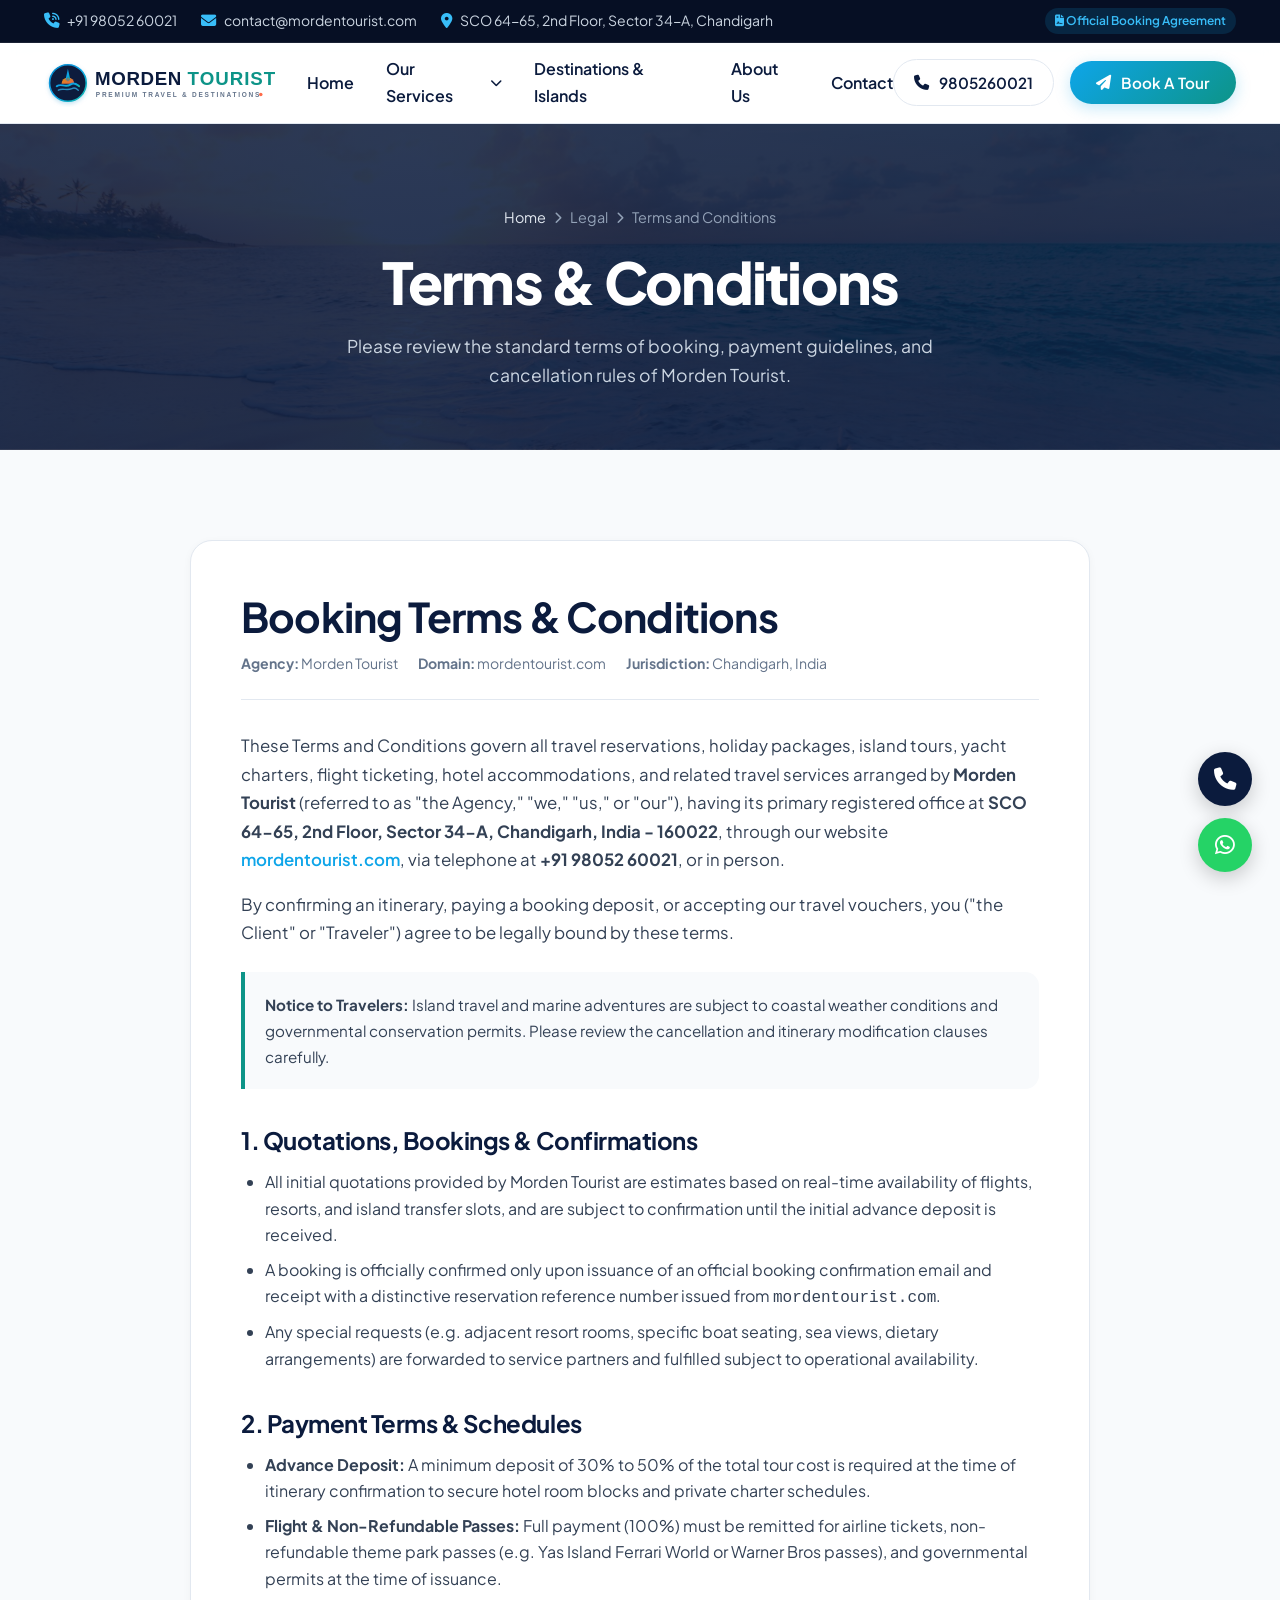
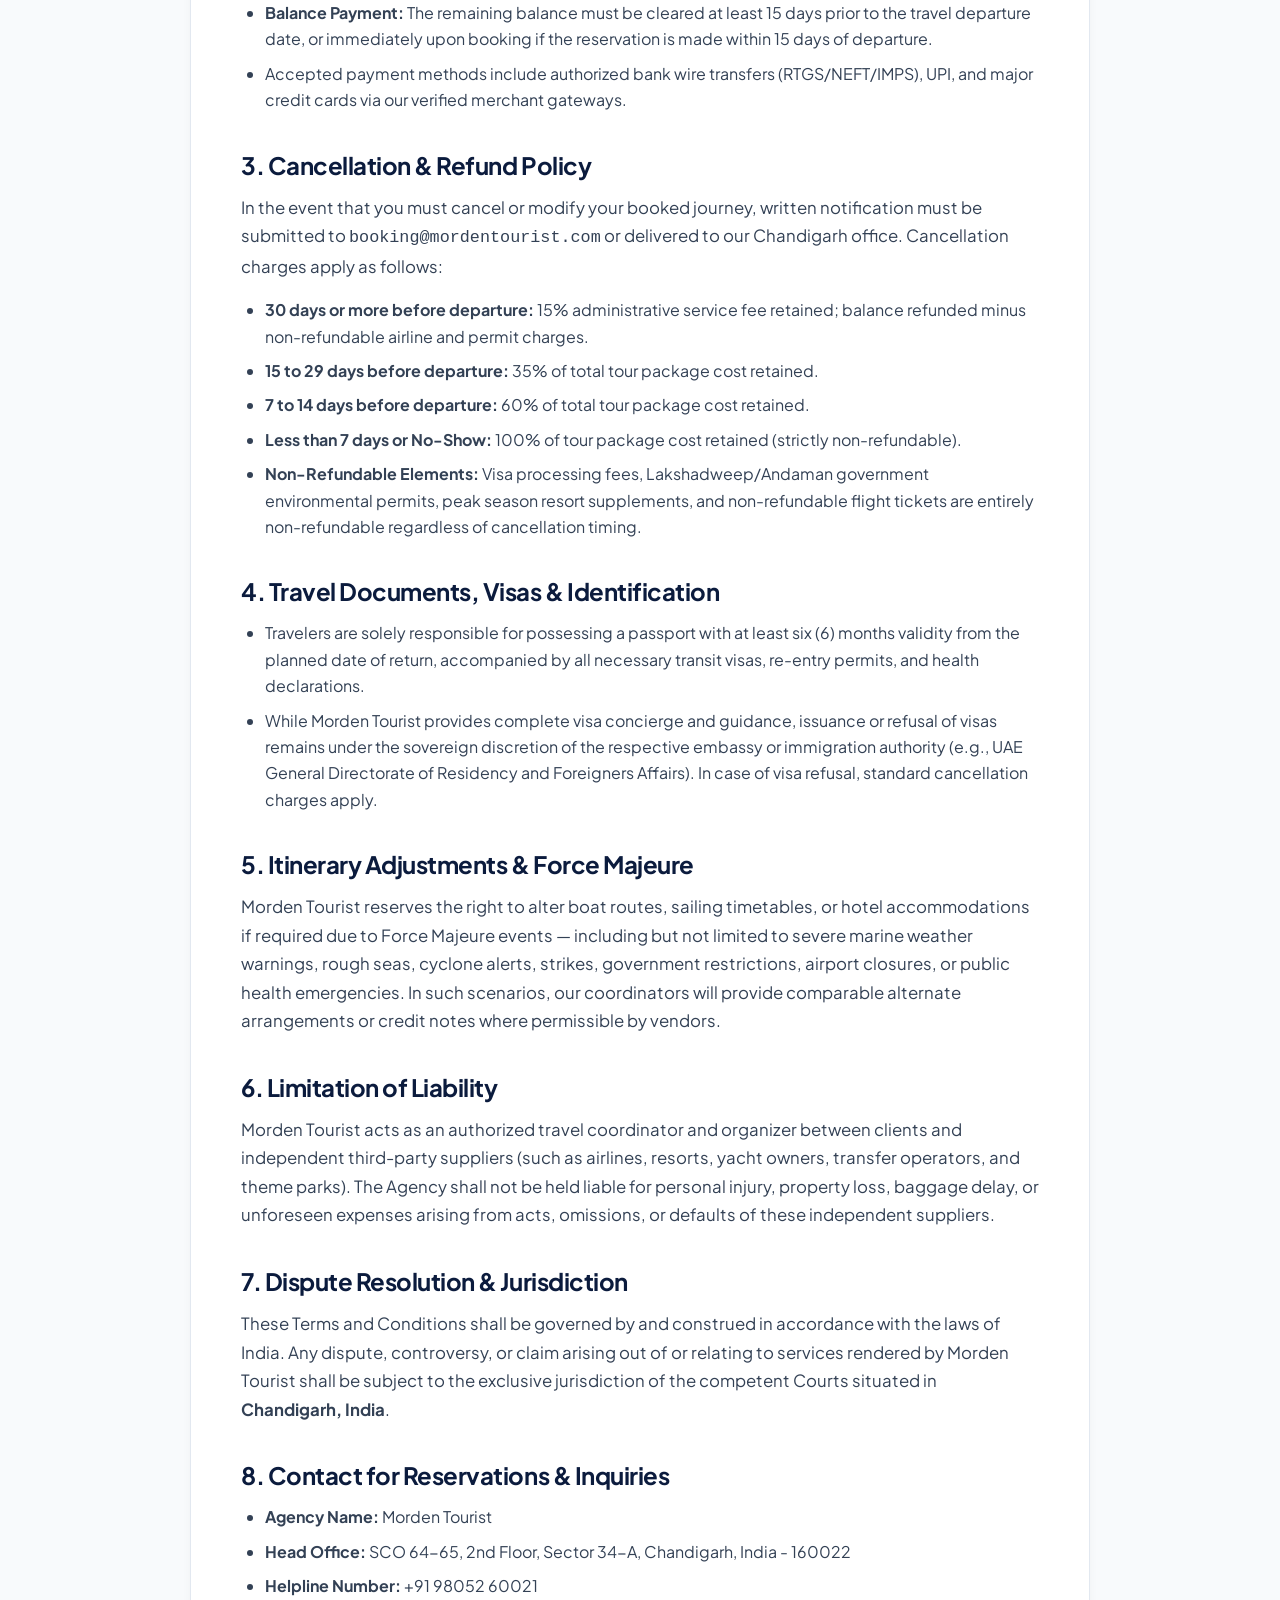
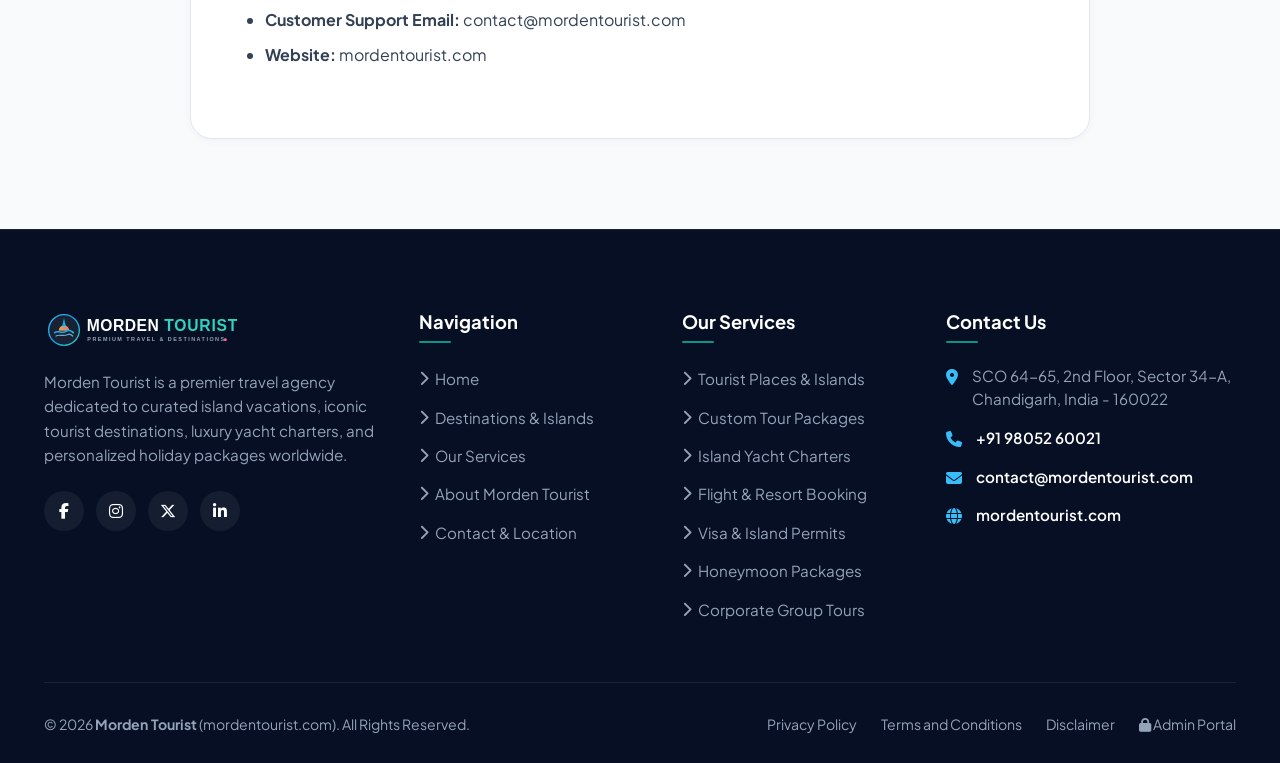
<file: terms-and-conditions.html>
﻿<!DOCTYPE html>
<html lang="en">
<head>
  <meta charset="UTF-8">
  <meta name="viewport" content="width=device-width, initial-scale=1.0">
  <title>Terms and Conditions | Morden Tourist (mordentourist.com)</title>
  <meta name="description" content="Terms and Conditions of booking with Morden Tourist (mordentourist.com). Transparent booking terms, cancellation policies, and traveler guidelines.">
  <link rel="canonical" href="https://mordentourist.com/terms-and-conditions.html">
  
  <!-- Favicon -->
  <link rel="icon" type="image/svg+xml" href="assets/images/favicon.svg">
  <link rel="shortcut icon" href="favicon.svg">

  <!-- Google Fonts: Plus Jakarta Sans -->
  <link rel="preconnect" href="https://fonts.googleapis.com">
  <link rel="preconnect" href="https://fonts.gstatic.com" crossorigin>
  <link href="https://fonts.googleapis.com/css2?family=Plus+Jakarta+Sans:wght@300;400;500;600;700;800&display=swap" rel="stylesheet">

  <!-- Font Awesome 6 Icons -->
  <link rel="stylesheet" href="https://cdnjs.cloudflare.com/ajax/libs/font-awesome/6.4.2/css/all.min.css">

  <!-- Custom Stylesheet -->
  <link rel="stylesheet" href="assets/css/style.css">
</head>
<body>

  <!-- Top Announcement Bar -->
  <div class="top-bar">
    <div class="container top-bar-inner">
      <div class="top-bar-info">
        <a href="tel:9805260021" class="top-bar-item">
          <i class="fa-solid fa-phone-volume"></i>
          <span>+91 98052 60021</span>
        </a>
        <a href="mailto:contact@mordentourist.com" class="top-bar-item">
          <i class="fa-solid fa-envelope"></i>
          <span>contact@mordentourist.com</span>
        </a>
        <div class="top-bar-item">
          <i class="fa-solid fa-location-dot"></i>
          <span>SCO 64-65, 2nd Floor, Sector 34-A, Chandigarh</span>
        </div>
      </div>
      <div class="top-bar-right">
        <span class="top-bar-badge"><i class="fa-solid fa-file-contract"></i> Official Booking Agreement</span>
      </div>
    </div>
  </div>

  <!-- Header -->
  <header class="main-header">
    <div class="container nav-container">
      <a href="index.html" class="brand-logo" aria-label="Morden Tourist Home">
        <img src="assets/images/logo.svg" alt="Morden Tourist Logo" width="220" height="48">
      </a>

      <nav class="nav-links" id="navLinks">
        <a href="index.html" class="nav-link">Home</a>
        <div class="nav-dropdown">
          <a href="services.html" class="nav-link nav-dropdown-toggle">
            Our Services <i class="fa-solid fa-chevron-down"></i>
          </a>
          <div class="dropdown-menu">
            <a href="tourist-places.html" class="dropdown-item featured">
              <i class="fa-solid fa-umbrella-beach"></i>
              <div class="dropdown-text">
                <strong>Tourist Places &amp; Islands</strong>
                <small>Explore Yas, Saadiyat, Sir Bani Yas &amp; more</small>
              </div>
            </a>
            <a href="services.html#custom-packages" class="dropdown-item">
              <i class="fa-solid fa-compass-drafting"></i>
              <div class="dropdown-text">
                <strong>Customized Tour Packages</strong>
                <small>Tailor-made itineraries for families &amp; couples</small>
              </div>
            </a>
            <a href="services.html#yacht-cruises" class="dropdown-item">
              <i class="fa-solid fa-ship"></i>
              <div class="dropdown-text">
                <strong>Island Yacht Charters</strong>
                <small>Private boat cruises &amp; water sports</small>
              </div>
            </a>
            <a href="services.html#flights-resorts" class="dropdown-item">
              <i class="fa-solid fa-hotel"></i>
              <div class="dropdown-text">
                <strong>Flight &amp; 5-Star Resorts</strong>
                <small>Contracted B2B airline &amp; resort rates</small>
              </div>
            </a>
            <a href="services.html#visa-permits" class="dropdown-item">
              <i class="fa-solid fa-passport"></i>
              <div class="dropdown-text">
                <strong>Visa &amp; Island Permits</strong>
                <small>UAE express visas &amp; island entry papers</small>
              </div>
            </a>
            <a href="services.html#guided-excursions" class="dropdown-item">
              <i class="fa-solid fa-van-shuttle"></i>
              <div class="dropdown-text">
                <strong>Guided Excursions &amp; Chauffeurs</strong>
                <small>Local licensed multilingual guides</small>
              </div>
            </a>
            <a href="services.html" class="dropdown-item" style="border-top: 1px solid var(--color-border); background: var(--color-bg-subtle);">
              <i class="fa-solid fa-list-check"></i>
              <div class="dropdown-text">
                <strong>All Services Overview &rarr;</strong>
              </div>
            </a>
          </div>
        </div>
        <a href="destinations.html" class="nav-link">Destinations &amp; Islands</a>
        <a href="about.html" class="nav-link">About Us</a>
        <a href="contact.html" class="nav-link">Contact</a>
      </nav>

      <div class="nav-actions">
        <a href="tel:9805260021" class="btn btn-outline" style="padding: 10px 20px;">
          <i class="fa-solid fa-phone"></i> 9805260021
        </a>
        <button class="btn btn-primary open-booking-modal" data-dest="Terms Inquiry">
          <i class="fa-solid fa-paper-plane"></i> Book A Tour
        </button>
      </div>

      <button class="mobile-menu-toggle" id="mobileMenuToggle" aria-label="Toggle navigation">
        <i class="fa-solid fa-bars"></i>
      </button>
    </div>
  </header>

  <!-- Page Banner -->
  <section class="page-banner">
    <div class="container">
      <div class="breadcrumbs">
        <a href="index.html">Home</a>
        <i class="fa-solid fa-chevron-right"></i>
        <span>Legal</span>
        <i class="fa-solid fa-chevron-right"></i>
        <span>Terms and Conditions</span>
      </div>
      <h1 class="page-title">Terms &amp; Conditions</h1>
      <p class="page-subtitle">
        Please review the standard terms of booking, payment guidelines, and cancellation rules of Morden Tourist.
      </p>
    </div>
  </section>

  <!-- Legal Body Content -->
  <section class="section-pad">
    <div class="container">
      <div class="legal-container">
        <div class="legal-header">
          <h2>Booking Terms &amp; Conditions</h2>
          <div class="legal-meta">
            <span><strong>Agency:</strong> Morden Tourist</span>
            <span><strong>Domain:</strong> mordentourist.com</span>
            <span><strong>Jurisdiction:</strong> Chandigarh, India</span>
          </div>
        </div>

        <div class="legal-body">
          <p>
            These Terms and Conditions govern all travel reservations, holiday packages, island tours, yacht charters, flight ticketing, hotel accommodations, and related travel services arranged by <strong>Morden Tourist</strong> (referred to as "the Agency," "we," "us," or "our"), having its primary registered office at <strong>SCO 64-65, 2nd Floor, Sector 34-A, Chandigarh, India - 160022</strong>, through our website <a href="https://mordentourist.com" style="color: var(--color-accent); font-weight: 600;">mordentourist.com</a>, via telephone at <strong>+91 98052 60021</strong>, or in person.
          </p>

          <p>
            By confirming an itinerary, paying a booking deposit, or accepting our travel vouchers, you ("the Client" or "Traveler") agree to be legally bound by these terms.
          </p>

          <div class="legal-callout">
            <p><strong>Notice to Travelers:</strong> Island travel and marine adventures are subject to coastal weather conditions and governmental conservation permits. Please review the cancellation and itinerary modification clauses carefully.</p>
          </div>

          <h2>1. Quotations, Bookings &amp; Confirmations</h2>
          <ul>
            <li>All initial quotations provided by Morden Tourist are estimates based on real-time availability of flights, resorts, and island transfer slots, and are subject to confirmation until the initial advance deposit is received.</li>
            <li>A booking is officially confirmed only upon issuance of an official booking confirmation email and receipt with a distinctive reservation reference number issued from <code>mordentourist.com</code>.</li>
            <li>Any special requests (e.g. adjacent resort rooms, specific boat seating, sea views, dietary arrangements) are forwarded to service partners and fulfilled subject to operational availability.</li>
          </ul>

          <h2>2. Payment Terms &amp; Schedules</h2>
          <ul>
            <li><strong>Advance Deposit:</strong> A minimum deposit of 30% to 50% of the total tour cost is required at the time of itinerary confirmation to secure hotel room blocks and private charter schedules.</li>
            <li><strong>Flight &amp; Non-Refundable Passes:</strong> Full payment (100%) must be remitted for airline tickets, non-refundable theme park passes (e.g. Yas Island Ferrari World or Warner Bros passes), and governmental permits at the time of issuance.</li>
            <li><strong>Balance Payment:</strong> The remaining balance must be cleared at least 15 days prior to the travel departure date, or immediately upon booking if the reservation is made within 15 days of departure.</li>
            <li>Accepted payment methods include authorized bank wire transfers (RTGS/NEFT/IMPS), UPI, and major credit cards via our verified merchant gateways.</li>
          </ul>

          <h2>3. Cancellation &amp; Refund Policy</h2>
          <p>In the event that you must cancel or modify your booked journey, written notification must be submitted to <code>booking@mordentourist.com</code> or delivered to our Chandigarh office. Cancellation charges apply as follows:</p>
          <ul>
            <li><strong>30 days or more before departure:</strong> 15% administrative service fee retained; balance refunded minus non-refundable airline and permit charges.</li>
            <li><strong>15 to 29 days before departure:</strong> 35% of total tour package cost retained.</li>
            <li><strong>7 to 14 days before departure:</strong> 60% of total tour package cost retained.</li>
            <li><strong>Less than 7 days or No-Show:</strong> 100% of tour package cost retained (strictly non-refundable).</li>
            <li><strong>Non-Refundable Elements:</strong> Visa processing fees, Lakshadweep/Andaman government environmental permits, peak season resort supplements, and non-refundable flight tickets are entirely non-refundable regardless of cancellation timing.</li>
          </ul>

          <h2>4. Travel Documents, Visas &amp; Identification</h2>
          <ul>
            <li>Travelers are solely responsible for possessing a passport with at least six (6) months validity from the planned date of return, accompanied by all necessary transit visas, re-entry permits, and health declarations.</li>
            <li>While Morden Tourist provides complete visa concierge and guidance, issuance or refusal of visas remains under the sovereign discretion of the respective embassy or immigration authority (e.g., UAE General Directorate of Residency and Foreigners Affairs). In case of visa refusal, standard cancellation charges apply.</li>
          </ul>

          <h2>5. Itinerary Adjustments &amp; Force Majeure</h2>
          <p>
            Morden Tourist reserves the right to alter boat routes, sailing timetables, or hotel accommodations if required due to Force Majeure events — including but not limited to severe marine weather warnings, rough seas, cyclone alerts, strikes, government restrictions, airport closures, or public health emergencies. In such scenarios, our coordinators will provide comparable alternate arrangements or credit notes where permissible by vendors.
          </p>

          <h2>6. Limitation of Liability</h2>
          <p>
            Morden Tourist acts as an authorized travel coordinator and organizer between clients and independent third-party suppliers (such as airlines, resorts, yacht owners, transfer operators, and theme parks). The Agency shall not be held liable for personal injury, property loss, baggage delay, or unforeseen expenses arising from acts, omissions, or defaults of these independent suppliers.
          </p>

          <h2>7. Dispute Resolution &amp; Jurisdiction</h2>
          <p>
            These Terms and Conditions shall be governed by and construed in accordance with the laws of India. Any dispute, controversy, or claim arising out of or relating to services rendered by Morden Tourist shall be subject to the exclusive jurisdiction of the competent Courts situated in <strong>Chandigarh, India</strong>.
          </p>

          <h2>8. Contact for Reservations &amp; Inquiries</h2>
          <ul>
            <li><strong>Agency Name:</strong> Morden Tourist</li>
            <li><strong>Head Office:</strong> SCO 64-65, 2nd Floor, Sector 34-A, Chandigarh, India - 160022</li>
            <li><strong>Helpline Number:</strong> +91 98052 60021</li>
            <li><strong>Customer Support Email:</strong> <a href="mailto:contact@mordentourist.com">contact@mordentourist.com</a></li>
            <li><strong>Website:</strong> <a href="https://mordentourist.com">mordentourist.com</a></li>
          </ul>
        </div>
      </div>
    </div>
  </section>

  <!-- Footer -->
  <footer class="main-footer">
    <div class="container">
      <div class="footer-top">
        <div class="footer-brand">
          <a href="index.html">
            <img src="assets/images/logo-white.svg" alt="Morden Tourist" width="220" height="48">
          </a>
          <p>
            Morden Tourist is a premier travel agency dedicated to curated island vacations, iconic tourist destinations, luxury yacht charters, and personalized holiday packages worldwide.
          </p>
          <div class="footer-socials">
            <a href="https://facebook.com" target="_blank" rel="noopener" class="social-link" aria-label="Facebook"><i class="fa-brands fa-facebook-f"></i></a>
            <a href="https://instagram.com" target="_blank" rel="noopener" class="social-link" aria-label="Instagram"><i class="fa-brands fa-instagram"></i></a>
            <a href="https://twitter.com" target="_blank" rel="noopener" class="social-link" aria-label="Twitter"><i class="fa-brands fa-x-twitter"></i></a>
            <a href="https://linkedin.com" target="_blank" rel="noopener" class="social-link" aria-label="LinkedIn"><i class="fa-brands fa-linkedin-in"></i></a>
          </div>
        </div>

        <div class="footer-col">
          <h4>Navigation</h4>
          <ul class="footer-links">
            <li><a href="index.html"><i class="fa-solid fa-chevron-right"></i> Home</a></li>
            <li><a href="destinations.html"><i class="fa-solid fa-chevron-right"></i> Destinations &amp; Islands</a></li>
            <li><a href="services.html"><i class="fa-solid fa-chevron-right"></i> Our Services</a></li>
            <li><a href="about.html"><i class="fa-solid fa-chevron-right"></i> About Morden Tourist</a></li>
            <li><a href="contact.html"><i class="fa-solid fa-chevron-right"></i> Contact &amp; Location</a></li>
          </ul>
        </div>

        <div class="footer-col">
          <h4>Our Services</h4>
          <ul class="footer-links">
            <li><a href="tourist-places.html"><i class="fa-solid fa-chevron-right"></i> Tourist Places &amp; Islands</a></li>
            <li><a href="services.html#custom-packages"><i class="fa-solid fa-chevron-right"></i> Custom Tour Packages</a></li>
            <li><a href="services.html#yacht-cruises"><i class="fa-solid fa-chevron-right"></i> Island Yacht Charters</a></li>
            <li><a href="services.html#flights-resorts"><i class="fa-solid fa-chevron-right"></i> Flight &amp; Resort Booking</a></li>
            <li><a href="services.html#visa-permits"><i class="fa-solid fa-chevron-right"></i> Visa &amp; Island Permits</a></li>
            <li><a href="services.html#honeymoon-escapes"><i class="fa-solid fa-chevron-right"></i> Honeymoon Packages</a></li>
            <li><a href="services.html#corporate-mice"><i class="fa-solid fa-chevron-right"></i> Corporate Group Tours</a></li>
          </ul>
        </div>

        <div class="footer-col">
          <h4>Contact Us</h4>
          <div class="footer-contact-item">
            <i class="fa-solid fa-location-dot"></i>
            <p>SCO 64-65, 2nd Floor, Sector 34-A, Chandigarh, India - 160022</p>
          </div>
          <div class="footer-contact-item">
            <i class="fa-solid fa-phone"></i>
            <p><a href="tel:9805260021">+91 98052 60021</a></p>
          </div>
          <div class="footer-contact-item">
            <i class="fa-solid fa-envelope"></i>
            <p><a href="mailto:contact@mordentourist.com">contact@mordentourist.com</a></p>
          </div>
          <div class="footer-contact-item">
            <i class="fa-solid fa-globe"></i>
            <p><a href="https://mordentourist.com">mordentourist.com</a></p>
          </div>
        </div>
      </div>

      <div class="footer-bottom">
        <div>
          &copy; <span id="currentYear">2026</span> <strong>Morden Tourist</strong> (mordentourist.com). All Rights Reserved.
        </div>
        <div class="footer-legal-links">
          <a href="privacy-policy.html">Privacy Policy</a>
          <a href="terms-and-conditions.html">Terms and Conditions</a>
          <a href="disclaimer.html">Disclaimer</a>
          <a href="admin.html" target="_blank" style="color: var(--color-accent-teal);"><i class="fa-solid fa-lock"></i> Admin Portal</a>
        </div>
      </div>
    </div>
  </footer>

  <!-- Booking Modal -->
  <div class="modal-overlay" id="bookingModal" role="dialog" aria-modal="true" aria-labelledby="modalHeading">
    <div class="modal-container">
      <button class="modal-close-btn" id="modalCloseBtn" aria-label="Close modal">
        <i class="fa-solid fa-xmark"></i>
      </button>
      <span class="section-label" style="margin-bottom: 8px;">Plan Your Trip</span>
      <h3 id="modalHeading" style="margin-bottom: 6px;">Request Tour Consultation</h3>
      <p style="font-size: 0.95rem; margin-bottom: 24px;">
        Share your travel plans and our destination specialists will craft your personalized itinerary within 24 hours.
      </p>

      <form id="bookingForm">
        <div class="form-group">
          <label for="modalName">Full Name *</label>
          <input type="text" id="modalName" class="form-control" placeholder="e.g. Rahul Verma" required>
        </div>

        <div class="form-group-row">
          <div class="form-group">
            <label for="modalPhone">Phone / WhatsApp Number *</label>
            <input type="tel" id="modalPhone" class="form-control" placeholder="e.g. 9805260021" required>
          </div>
          <div class="form-group">
            <label for="modalEmail">Email Address *</label>
            <input type="email" id="modalEmail" class="form-control" placeholder="e.g. rahul@gmail.com" required>
          </div>
        </div>

        <div class="form-group">
          <label for="modalDestination">Topic / Service *</label>
          <input type="text" id="modalDestination" class="form-control" placeholder="e.g. Booking Terms Inquiry" required>
        </div>

                <button type="submit" class="btn btn-coral" style="width: 100%; padding: 14px; font-size: 1rem; display: flex; align-items: center; justify-content: center; gap: 8px;">
          <i class="fa-brands fa-whatsapp" style="font-size: 1.25rem;"></i> Send Inquiry to WhatsApp (+91 98052 60021)
        </button>
        <p style="font-size: 0.8rem; color: var(--color-text-muted); text-align: center; margin-top: 10px; margin-bottom: 0;">
          <i class="fa-solid fa-bolt" style="color: #25D366;"></i> Instant WhatsApp response from our Chandigarh specialists.
        </p>
      </form>
    </div>
  </div>

  <!-- Floating Actions -->
  <div class="floating-actions">
    <button class="back-to-top" id="backToTop" aria-label="Back to top">
      <i class="fa-solid fa-arrow-up"></i>
    </button>
    <a href="tel:9805260021" class="float-btn float-phone" aria-label="Call Morden Tourist">
      <i class="fa-solid fa-phone"></i>
    </a>
    <a href="https://wa.me/919805260021?text=Hello%20Morden%20Tourist,%20I%20have%20a%20booking%20question." target="_blank" rel="noopener" class="float-btn float-whatsapp" aria-label="Chat on WhatsApp">
      <i class="fa-brands fa-whatsapp"></i>
    </a>
  </div>

    <!-- Shared Packages Data Store -->
  <script src="assets/js/packages-data.js"></script>
  <script src="assets/js/main.js"></script>
  <script>
    document.getElementById('currentYear').textContent = new Date().getFullYear();
  </script>
</body>
</html>
</file>
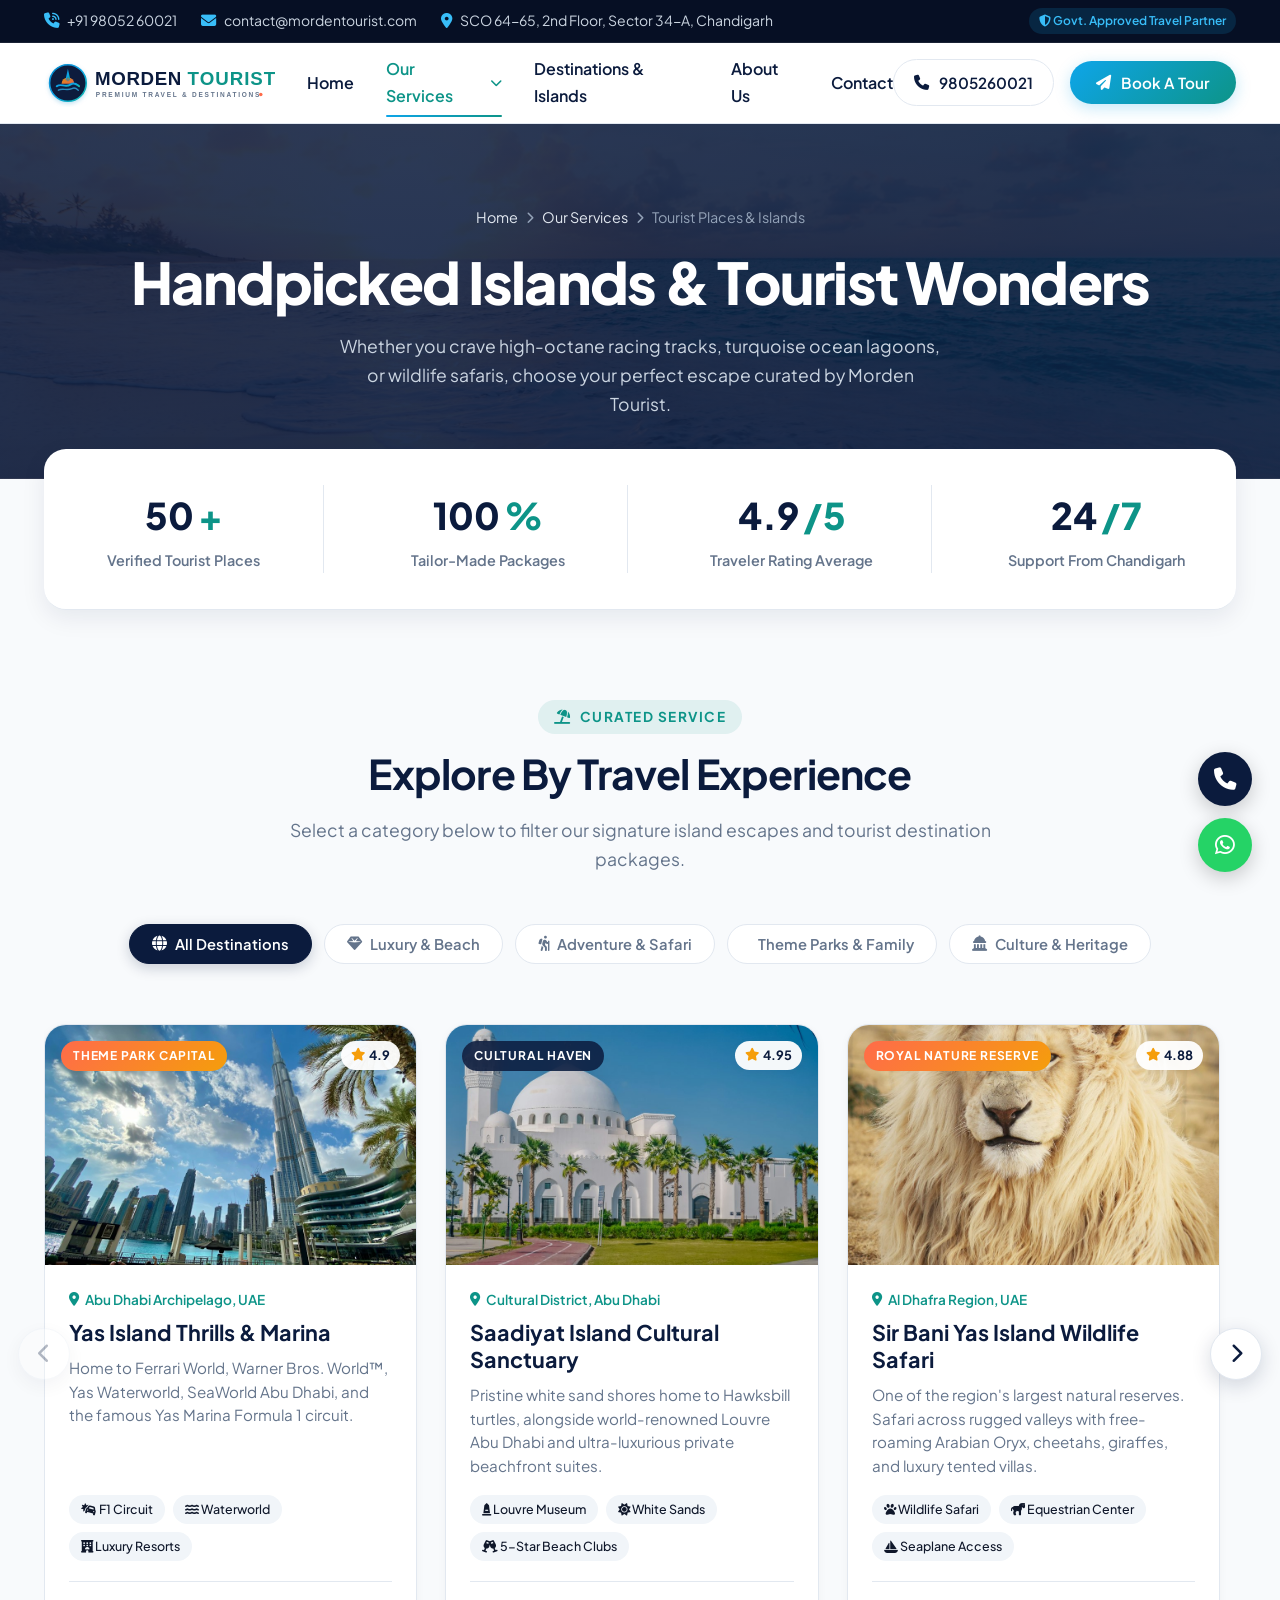
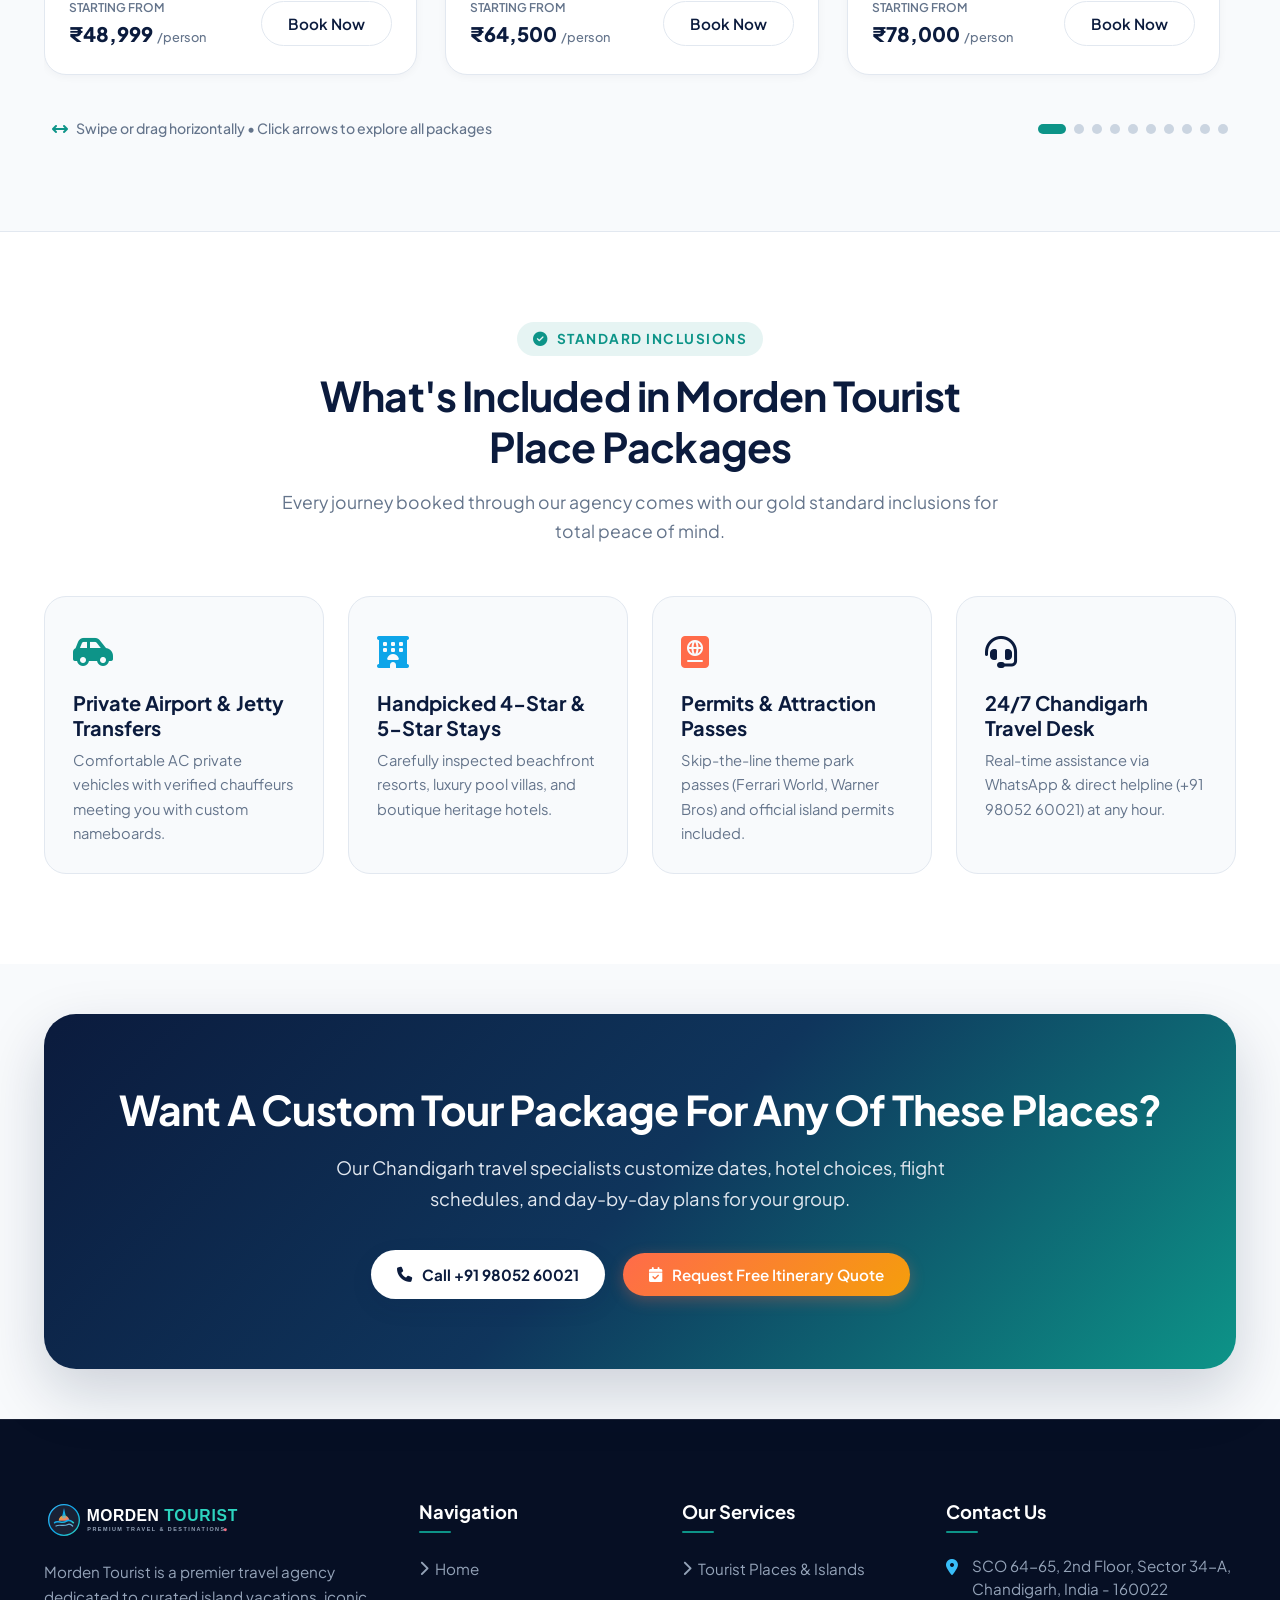
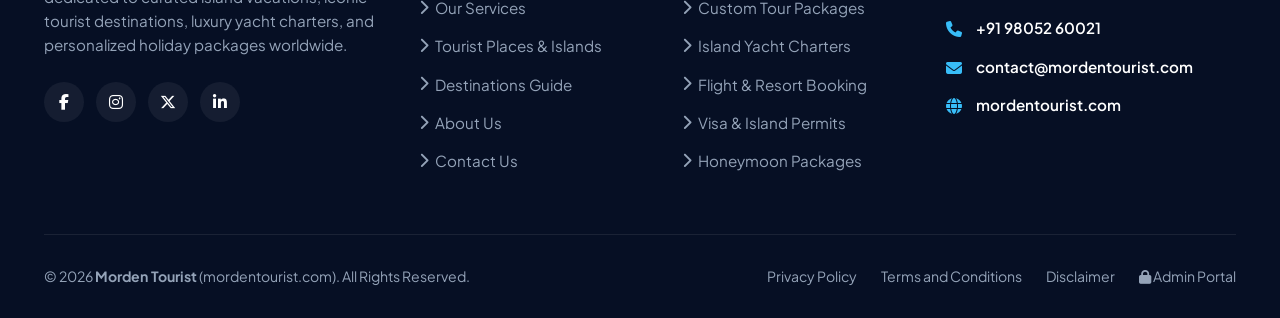
<file: tourist-places.html>
﻿<!DOCTYPE html>
<html lang="en">
<head>
  <meta charset="UTF-8">
  <meta name="viewport" content="width=device-width, initial-scale=1.0">
  <title>Handpicked Islands &amp; Tourist Wonders | Morden Tourist (mordentourist.com)</title>
  <meta name="description" content="Discover handpicked islands and world-famous tourist wonders with Morden Tourist. From high-octane theme parks to pristine coral lagoons and wildlife reserves.">
  <meta name="keywords" content="Tourist places, island tours, Yas Island, Saadiyat Island, Sir Bani Yas, Andaman islands, Lakshadweep, Morden Tourist, mordentourist.com">
  <link rel="canonical" href="https://mordentourist.com/tourist-places.html">
  
  <!-- Favicon -->
  <link rel="icon" type="image/svg+xml" href="assets/images/favicon.svg">
  <link rel="shortcut icon" href="favicon.svg">

  <!-- Google Fonts: Plus Jakarta Sans -->
  <link rel="preconnect" href="https://fonts.googleapis.com">
  <link rel="preconnect" href="https://fonts.gstatic.com" crossorigin>
  <link href="https://fonts.googleapis.com/css2?family=Plus+Jakarta+Sans:wght@300;400;500;600;700;800&display=swap" rel="stylesheet">

  <!-- Font Awesome 6 Icons -->
  <link rel="stylesheet" href="https://cdnjs.cloudflare.com/ajax/libs/font-awesome/6.4.2/css/all.min.css">

  <!-- Custom Stylesheet -->
  <link rel="stylesheet" href="assets/css/style.css">
</head>
<body>

  <!-- Top Announcement Bar -->
  <div class="top-bar">
    <div class="container top-bar-inner">
      <div class="top-bar-info">
        <a href="tel:9805260021" class="top-bar-item">
          <i class="fa-solid fa-phone-volume"></i>
          <span>+91 98052 60021</span>
        </a>
        <a href="mailto:contact@mordentourist.com" class="top-bar-item">
          <i class="fa-solid fa-envelope"></i>
          <span>contact@mordentourist.com</span>
        </a>
        <div class="top-bar-item">
          <i class="fa-solid fa-location-dot"></i>
          <span>SCO 64-65, 2nd Floor, Sector 34-A, Chandigarh</span>
        </div>
      </div>
      <div class="top-bar-right">
        <span class="top-bar-badge"><i class="fa-solid fa-shield-halved"></i> Govt. Approved Travel Partner</span>
      </div>
    </div>
  </div>

  <!-- Header -->
  <header class="main-header">
    <div class="container nav-container">
      <a href="index.html" class="brand-logo" aria-label="Morden Tourist Home">
        <img src="assets/images/logo.svg" alt="Morden Tourist Logo" width="220" height="48">
      </a>

      <!-- Navigation with Dropdown under Our Services -->
      <nav class="nav-links" id="navLinks">
        <a href="index.html" class="nav-link">Home</a>
        <div class="nav-dropdown">
          <a href="services.html" class="nav-link nav-dropdown-toggle active">
            Our Services <i class="fa-solid fa-chevron-down"></i>
          </a>
          <div class="dropdown-menu">
            <a href="tourist-places.html" class="dropdown-item featured">
              <i class="fa-solid fa-umbrella-beach"></i>
              <div class="dropdown-text">
                <strong>Tourist Places &amp; Islands</strong>
                <small>Explore Yas, Saadiyat, Sir Bani Yas &amp; more</small>
              </div>
            </a>
            <a href="services.html#custom-packages" class="dropdown-item">
              <i class="fa-solid fa-compass-drafting"></i>
              <div class="dropdown-text">
                <strong>Customized Tour Packages</strong>
                <small>Tailor-made itineraries for families &amp; couples</small>
              </div>
            </a>
            <a href="services.html#yacht-cruises" class="dropdown-item">
              <i class="fa-solid fa-ship"></i>
              <div class="dropdown-text">
                <strong>Island Yacht Charters</strong>
                <small>Private boat cruises &amp; water sports</small>
              </div>
            </a>
            <a href="services.html#flights-resorts" class="dropdown-item">
              <i class="fa-solid fa-hotel"></i>
              <div class="dropdown-text">
                <strong>Flight &amp; 5-Star Resorts</strong>
                <small>Contracted B2B airline &amp; resort rates</small>
              </div>
            </a>
            <a href="services.html#visa-permits" class="dropdown-item">
              <i class="fa-solid fa-passport"></i>
              <div class="dropdown-text">
                <strong>Visa &amp; Island Permits</strong>
                <small>UAE express visas &amp; island entry papers</small>
              </div>
            </a>
            <a href="services.html#honeymoon-escapes" class="dropdown-item">
              <i class="fa-solid fa-heart"></i>
              <div class="dropdown-text">
                <strong>Honeymoon &amp; Romantic Escapes</strong>
                <small>Private candlelit dinners &amp; secluded villas</small>
              </div>
            </a>
            <a href="services.html#corporate-mice" class="dropdown-item">
              <i class="fa-solid fa-briefcase"></i>
              <div class="dropdown-text">
                <strong>Corporate MICE &amp; Group Tours</strong>
                <small>Executive offsites &amp; conference logistics</small>
              </div>
            </a>
            <a href="services.html" class="dropdown-item" style="border-top: 1px solid var(--color-border); background: var(--color-bg-subtle);">
              <i class="fa-solid fa-list-check"></i>
              <div class="dropdown-text">
                <strong>All Services Overview &rarr;</strong>
              </div>
            </a>
          </div>
        </div>
        <a href="destinations.html" class="nav-link">Destinations &amp; Islands</a>
        <a href="about.html" class="nav-link">About Us</a>
        <a href="contact.html" class="nav-link">Contact</a>
      </nav>

      <div class="nav-actions">
        <a href="tel:9805260021" class="btn btn-outline" style="padding: 10px 20px;">
          <i class="fa-solid fa-phone"></i> 9805260021
        </a>
        <button class="btn btn-primary open-booking-modal" data-dest="Tourist Places Booking">
          <i class="fa-solid fa-paper-plane"></i> Book A Tour
        </button>
      </div>

      <button class="mobile-menu-toggle" id="mobileMenuToggle" aria-label="Toggle navigation">
        <i class="fa-solid fa-bars"></i>
      </button>
    </div>
  </header>

  <!-- Page Banner -->
  <section class="page-banner">
    <div class="container">
      <div class="breadcrumbs">
        <a href="index.html">Home</a>
        <i class="fa-solid fa-chevron-right"></i>
        <a href="services.html">Our Services</a>
        <i class="fa-solid fa-chevron-right"></i>
        <span>Tourist Places &amp; Islands</span>
      </div>
      <h1 class="page-title">Handpicked Islands &amp; Tourist Wonders</h1>
      <p class="page-subtitle">
        Whether you crave high-octane racing tracks, turquoise ocean lagoons, or wildlife safaris, choose your perfect escape curated by Morden Tourist.
      </p>
    </div>
  </section>

  <!-- Intro Stats Bar -->
  <div class="container">
    <div class="stats-banner">
      <div class="stats-grid">
        <div class="stat-item">
          <div class="stat-number">50<span>+</span></div>
          <div class="stat-label">Verified Tourist Places</div>
        </div>
        <div class="stat-item">
          <div class="stat-number">100<span>%</span></div>
          <div class="stat-label">Tailor-Made Packages</div>
        </div>
        <div class="stat-item">
          <div class="stat-number">4.9<span>/5</span></div>
          <div class="stat-label">Traveler Rating Average</div>
        </div>
        <div class="stat-item">
          <div class="stat-number">24<span>/7</span></div>
          <div class="stat-label">Support From Chandigarh</div>
        </div>
      </div>
    </div>
  </div>

  <!-- Main Filterable Tourist Places Showcase (Moved from Home as requested) -->
  <section class="section-pad" id="destinations-section">
    <div class="container">
      <div class="section-header">
        <span class="section-label"><i class="fa-solid fa-umbrella-beach"></i> Curated Service</span>
        <h2>Explore By Travel Experience</h2>
        <p>
          Select a category below to filter our signature island escapes and tourist destination packages.
        </p>
      </div>

      <!-- Filter Navigation -->
      <div class="destination-filter-nav">
        <button class="filter-btn active" data-filter="all">
          <i class="fa-solid fa-globe"></i> All Destinations
        </button>
        <button class="filter-btn" data-filter="luxury">
          <i class="fa-solid fa-gem"></i> Luxury &amp; Beach
        </button>
        <button class="filter-btn" data-filter="adventure">
          <i class="fa-solid fa-person-hiking"></i> Adventure &amp; Safari
        </button>
        <button class="filter-btn" data-filter="family">
          <i class="fa-solid fa-roller-coaster"></i> Theme Parks &amp; Family
        </button>
        <button class="filter-btn" data-filter="culture">
          <i class="fa-solid fa-landmark-dome"></i> Culture &amp; Heritage
        </button>
      </div>

      <!-- Destination Cards Slider (Single Row with Slide Option) -->
      <div class="destination-slider-wrapper">
        <button class="slider-nav-btn slider-btn-prev" id="sliderPrevBtn" aria-label="Previous Slide">
          <i class="fa-solid fa-chevron-left"></i>
        </button>

        <div class="destination-grid destination-slider-track" id="destinationSliderTrack">

        <!-- Card 1: Yas Island -->
        <article class="destination-card" data-category="family">
          <div class="card-media-wrap">
            <img src="assets/images/destinations/yas-island.jpg" alt="Yas Island Theme Parks and Formula 1 Marina" loading="lazy">
            <div class="card-badges">
              <span class="badge-tag highlight">Theme Park Capital</span>
              <span class="badge-rating"><i class="fa-solid fa-star"></i> 4.9</span>
            </div>
          </div>
          <div class="card-body">
            <div class="card-location"><i class="fa-solid fa-location-dot"></i> Abu Dhabi Archipelago</div>
            <h3 class="card-title">Yas Island Thrills &amp; Marina</h3>
            <p class="card-desc">
              Home to Ferrari World, Warner Bros. World™, Yas Waterworld, SeaWorld Abu Dhabi, and the famous Yas Marina Formula 1 circuit.
            </p>
            <div class="card-features">
              <span class="feature-pill"><i class="fa-solid fa-car-burst"></i> F1 Circuit</span>
              <span class="feature-pill"><i class="fa-solid fa-water"></i> Waterworld</span>
              <span class="feature-pill"><i class="fa-solid fa-hotel"></i> Luxury Resorts</span>
            </div>
            <div class="card-footer">
              <div class="price-box">
                <span class="price-label">Starting from</span>
                <span class="price-val">₹48,999 <small>/person</small></span>
              </div>
              <button class="btn btn-outline open-booking-modal" data-dest="Yas Island Thrills &amp; Marina">
                Book Now
              </button>
            </div>
          </div>
        </article>

        <!-- Card 2: Saadiyat Island -->
        <article class="destination-card" data-category="culture luxury">
          <div class="card-media-wrap">
            <img src="assets/images/destinations/saadiyat-island.jpg" alt="Saadiyat Island Louvre Museum and White Sands" loading="lazy">
            <div class="card-badges">
              <span class="badge-tag">Cultural Haven</span>
              <span class="badge-rating"><i class="fa-solid fa-star"></i> 4.95</span>
            </div>
          </div>
          <div class="card-body">
            <div class="card-location"><i class="fa-solid fa-location-dot"></i> Arabian Gulf Coast</div>
            <h3 class="card-title">Saadiyat Island Cultural Sanctuary</h3>
            <p class="card-desc">
              Pristine white sand shores home to Hawksbill turtles, alongside world-renowned Louvre Abu Dhabi and ultra-luxurious private beachfront suites.
            </p>
            <div class="card-features">
              <span class="feature-pill"><i class="fa-solid fa-monument"></i> Louvre Museum</span>
              <span class="feature-pill"><i class="fa-solid fa-sun"></i> White Sands</span>
              <span class="feature-pill"><i class="fa-solid fa-champagne-glasses"></i> 5-Star Beach Clubs</span>
            </div>
            <div class="card-footer">
              <div class="price-box">
                <span class="price-label">Starting from</span>
                <span class="price-val">₹64,500 <small>/person</small></span>
              </div>
              <button class="btn btn-outline open-booking-modal" data-dest="Saadiyat Island Cultural Sanctuary">
                Book Now
              </button>
            </div>
          </div>
        </article>

        <!-- Card 3: Sir Bani Yas Island -->
        <article class="destination-card" data-category="adventure luxury">
          <div class="card-media-wrap">
            <img src="assets/images/destinations/sir-bani-yas.jpg" alt="Sir Bani Yas Island Arabian Oryx and Wildlife Safari" loading="lazy">
            <div class="card-badges">
              <span class="badge-tag" style="background: #0D9488;">Royal Nature Reserve</span>
              <span class="badge-rating"><i class="fa-solid fa-star"></i> 4.88</span>
            </div>
          </div>
          <div class="card-body">
            <div class="card-location"><i class="fa-solid fa-location-dot"></i> Western Region</div>
            <h3 class="card-title">Sir Bani Yas Island Wildlife Safari</h3>
            <p class="card-desc">
              One of the region's largest natural reserves. Safari across rugged valleys with free-roaming Arabian Oryx, cheetahs, giraffes, and luxury tented villas.
            </p>
            <div class="card-features">
              <span class="feature-pill"><i class="fa-solid fa-paw"></i> Wildlife Safari</span>
              <span class="feature-pill"><i class="fa-solid fa-horse"></i> Equestrian Center</span>
              <span class="feature-pill"><i class="fa-solid fa-sailboat"></i> Seaplane Access</span>
            </div>
            <div class="card-footer">
              <div class="price-box">
                <span class="price-label">Starting from</span>
                <span class="price-val">₹78,000 <small>/person</small></span>
              </div>
              <button class="btn btn-outline open-booking-modal" data-dest="Sir Bani Yas Island Wildlife Safari">
                Book Now
              </button>
            </div>
          </div>
        </article>

        <!-- Card 4: Jubail Island -->
        <article class="destination-card" data-category="adventure">
          <div class="card-media-wrap">
            <img src="assets/images/destinations/jubail-mangroves.jpg" alt="Jubail Island Mangrove Boardwalk and Nature Estuary" loading="lazy">
            <div class="card-badges">
              <span class="badge-tag">Eco-Reserve</span>
              <span class="badge-rating"><i class="fa-solid fa-star"></i> 4.85</span>
            </div>
          </div>
          <div class="card-body">
            <div class="card-location"><i class="fa-solid fa-location-dot"></i> Jubail Mangrove Park</div>
            <h3 class="card-title">Jubail Island Mangrove Park</h3>
            <p class="card-desc">
              Meandering wooden boardwalks, kayak excursions through lush tidal estuaries, bird watching, and serene stargazing under clear desert-island skies.
            </p>
            <div class="card-features">
              <span class="feature-pill"><i class="fa-solid fa-person-kayaking"></i> Night Kayaking</span>
              <span class="feature-pill"><i class="fa-solid fa-shoe-prints"></i> Boardwalk Trail</span>
              <span class="feature-pill"><i class="fa-solid fa-leaf"></i> Eco Education</span>
            </div>
            <div class="card-footer">
              <div class="price-box">
                <span class="price-label">Starting from</span>
                <span class="price-val">₹32,000 <small>/person</small></span>
              </div>
              <button class="btn btn-outline open-booking-modal" data-dest="Jubail Island Mangrove Park">
                Book Now
              </button>
            </div>
          </div>
        </article>

        <!-- Card 5: Andaman Havelock Island -->
        <article class="destination-card" data-category="luxury adventure">
          <div class="card-media-wrap">
            <img src="assets/images/destinations/havelock-island.jpg" alt="Andaman Havelock Island and Radhanagar Beach" loading="lazy">
            <div class="card-badges">
              <span class="badge-tag highlight">Top Tropical Gem</span>
              <span class="badge-rating"><i class="fa-solid fa-star"></i> 4.92</span>
            </div>
          </div>
          <div class="card-body">
            <div class="card-location"><i class="fa-solid fa-location-dot"></i> Andaman &amp; Nicobar, India</div>
            <h3 class="card-title">Havelock &amp; Neil Island Paradise</h3>
            <p class="card-desc">
              Asia's best Radhanagar beach, live coral reef scuba diving, bioluminescent night kayaking, and tranquil private beach cottages surrounded by rainforest.
            </p>
            <div class="card-features">
              <span class="feature-pill"><i class="fa-solid fa-fish"></i> Scuba Diving</span>
              <span class="feature-pill"><i class="fa-solid fa-ship"></i> Catamaran Cruise</span>
              <span class="feature-pill"><i class="fa-solid fa-umbrella-beach"></i> Radhanagar Beach</span>
            </div>
            <div class="card-footer">
              <div class="price-box">
                <span class="price-label">Starting from</span>
                <span class="price-val">₹38,500 <small>/person</small></span>
              </div>
              <button class="btn btn-outline open-booking-modal" data-dest="Havelock &amp; Neil Island Paradise">
                Book Now
              </button>
            </div>
          </div>
        </article>

        <!-- Card 6: Lakshadweep Bangaram Atoll -->
        <article class="destination-card" data-category="luxury">
          <div class="card-media-wrap">
            <img src="assets/images/destinations/bangaram-atoll.jpg" alt="Lakshadweep Bangaram Island Turquoise Lagoon" loading="lazy">
            <div class="card-badges">
              <span class="badge-tag">Untouched Atoll</span>
              <span class="badge-rating"><i class="fa-solid fa-star"></i> 4.97</span>
            </div>
          </div>
          <div class="card-body">
            <div class="card-location"><i class="fa-solid fa-location-dot"></i> Lakshadweep Sea, India</div>
            <h3 class="card-title">Bangaram &amp; Agatti Coral Lagoon</h3>
            <p class="card-desc">
              Breathtaking turquoise lagoons, teardrop-shaped coral atolls, deep-sea snorkeling, and exclusive eco-resorts with hassle-free permits handled by our team.
            </p>
            <div class="card-features">
              <span class="feature-pill"><i class="fa-solid fa-passport"></i> Permits Handled</span>
              <span class="feature-pill"><i class="fa-solid fa-mask-snorkel"></i> Snorkeling</span>
              <span class="feature-pill"><i class="fa-solid fa-wind"></i> Speedboat Rides</span>
            </div>
            <div class="card-footer">
              <div class="price-box">
                <span class="price-label">Starting from</span>
                <span class="price-val">₹42,000 <small>/person</small></span>
              </div>
              <button class="btn btn-outline open-booking-modal" data-dest="Bangaram &amp; Agatti Coral Lagoon">
                Book Now
              </button>
            </div>
          </div>
        </article>

        <!-- Card 7: Al Maya Island Resort -->
        <article class="destination-card" data-category="luxury">
          <div class="card-media-wrap">
            <img src="assets/images/destinations/al-maya.jpg" alt="Al Maya Island Private Beach" loading="lazy">
            <div class="card-badges">
              <span class="badge-tag">Private Beach Retreat</span>
              <span class="badge-rating"><i class="fa-solid fa-star"></i> 4.82</span>
            </div>
          </div>
          <div class="card-body">
            <div class="card-location"><i class="fa-solid fa-location-dot"></i> Abu Dhabi Private Island</div>
            <h3 class="card-title">Al Maya Island Resort</h3>
            <p class="card-desc">
              Accessible via private boat transfer, Al Maya offers exclusive beach cabanas, crystal swimming pools, gazelles on the coastline, and sunset weekend vibes.
            </p>
            <div class="card-features">
              <span class="feature-pill"><i class="fa-solid fa-ship"></i> Boat Cruise</span>
              <span class="feature-pill"><i class="fa-solid fa-umbrella-beach"></i> Private Cabanas</span>
              <span class="feature-pill"><i class="fa-solid fa-martini-glass"></i> Pool Club</span>
            </div>
            <div class="card-footer">
              <div class="price-box">
                <span class="price-label">Starting from</span>
                <span class="price-val">₹39,000 <small>/person</small></span>
              </div>
              <button class="btn btn-outline open-booking-modal" data-dest="Al Maya Island Resort">
                Book Now
              </button>
            </div>
          </div>
        </article>

        <!-- Card 8: Dalma Island Heritage -->
        <article class="destination-card" data-category="culture adventure">
          <div class="card-media-wrap">
            <img src="assets/images/destinations/dalma-island.jpg" alt="Dalma Island Historic Pearl Diving" loading="lazy">
            <div class="card-badges">
              <span class="badge-tag">Heritage &amp; History</span>
              <span class="badge-rating"><i class="fa-solid fa-star"></i> 4.79</span>
            </div>
          </div>
          <div class="card-body">
            <div class="card-location"><i class="fa-solid fa-location-dot"></i> Western Waters, UAE</div>
            <h3 class="card-title">Dalma Island Heritage Voyage</h3>
            <p class="card-desc">
              One of the oldest continuously inhabited islands in the UAE with 7,000 years of civilization. Known for ancient date-palm farming, pearl diving, and historical museums.
            </p>
            <div class="card-features">
              <span class="feature-pill"><i class="fa-solid fa-monument"></i> Ancient Sites</span>
              <span class="feature-pill"><i class="fa-solid fa-water"></i> Pearl Diving History</span>
              <span class="feature-pill"><i class="fa-solid fa-ferry"></i> Ferry Access</span>
            </div>
            <div class="card-footer">
              <div class="price-box">
                <span class="price-label">Starting from</span>
                <span class="price-val">₹36,000 <small>/person</small></span>
              </div>
              <button class="btn btn-outline open-booking-modal" data-dest="Dalma Island Heritage Voyage">
                Book Now
              </button>
            </div>
          </div>
        </article>

        <!-- Card 9: Grand Island Goa -->
        <article class="destination-card" data-category="adventure">
          <div class="card-media-wrap">
            <img src="assets/images/destinations/grand-island.jpg" alt="Grand Island Goa Scuba" loading="lazy">
            <div class="card-badges">
              <span class="badge-tag">Day Trip Classic</span>
              <span class="badge-rating"><i class="fa-solid fa-star"></i> 4.8</span>
            </div>
          </div>
          <div class="card-body">
            <div class="card-location"><i class="fa-solid fa-location-dot"></i> Arabian Sea, Goa</div>
            <h3 class="card-title">Grand Island Scuba &amp; Dolphin Tour</h3>
            <p class="card-desc">
              Goa's premier underwater adventure island. Features Suzy's Wreck dive site, wild dolphin watching cruise, Monkey Beach barbecue, and snorkeling safaris.
            </p>
            <div class="card-features">
              <span class="feature-pill"><i class="fa-solid fa-ship"></i> Dolphin Cruise</span>
              <span class="feature-pill"><i class="fa-solid fa-utensils"></i> Island BBQ</span>
              <span class="feature-pill"><i class="fa-solid fa-water"></i> Wreck Diving</span>
            </div>
            <div class="card-footer">
              <div class="price-box">
                <span class="price-label">Starting from</span>
                <span class="price-val">₹3,499 <small>/person</small></span>
              </div>
              <button class="btn btn-outline open-booking-modal" data-dest="Grand Island Goa Adventure">
                Book Now
              </button>
            </div>
          </div>
        </article>

        <!-- Card 10: St. Mary's Basalt Islands -->
        <article class="destination-card" data-category="adventure">
          <div class="card-media-wrap">
            <img src="assets/images/destinations/st-marys.jpg" alt="St Marys Islands Columnar Basalt" loading="lazy">
            <div class="card-badges">
              <span class="badge-tag">Geological Wonder</span>
              <span class="badge-rating"><i class="fa-solid fa-star"></i> 4.84</span>
            </div>
          </div>
          <div class="card-body">
            <div class="card-location"><i class="fa-solid fa-location-dot"></i> Malpe, Karnataka</div>
            <h3 class="card-title">St. Mary's Basalt Geological Marvel</h3>
            <p class="card-desc">
              A set of four small islands known for distinctive hexagonal columnar basaltic lava rocks formed 88 million years ago when Madagascar split from India.
            </p>
            <div class="card-features">
              <span class="feature-pill"><i class="fa-solid fa-gem"></i> Hexagonal Basalt</span>
              <span class="feature-pill"><i class="fa-solid fa-ferry"></i> Malpe Boat Ride</span>
              <span class="feature-pill"><i class="fa-solid fa-camera"></i> Unique Geology</span>
            </div>
            <div class="card-footer">
              <div class="price-box">
                <span class="price-label">Starting from</span>
                <span class="price-val">₹14,999 <small>/person</small></span>
              </div>
              <button class="btn btn-outline open-booking-modal" data-dest="St Marys Island Tour">
                Book Now
              </button>
            </div>
          </div>
        </article>

        </div>
        <button class="slider-nav-btn slider-btn-next" id="sliderNextBtn" aria-label="Next Slide">
          <i class="fa-solid fa-chevron-right"></i>
        </button>
      </div>

      <!-- Slider Footer Controls: Swipe Hint & Indicator Dots -->
      <div class="slider-footer-controls">
        <div class="slider-hint">
          <i class="fa-solid fa-arrows-left-right"></i>
          <span>Swipe or drag horizontally &bull; Click arrows to explore all packages</span>
        </div>
        <div class="slider-dots" id="sliderDotsContainer"></div>
      </div>
    </div>
  </section>

  <!-- Included In Every Package -->
  <section class="section-pad" style="background: #FFFFFF; border-top: 1px solid var(--color-border);">
    <div class="container">
      <div class="section-header">
        <span class="section-label"><i class="fa-solid fa-circle-check"></i> Standard Inclusions</span>
        <h2>What's Included in Morden Tourist Place Packages</h2>
        <p>Every journey booked through our agency comes with our gold standard inclusions for total peace of mind.</p>
      </div>

      <div class="stats-grid" style="text-align: left;">
        <div class="stat-item" style="background: #F8FAFC; padding: 28px; border-radius: var(--radius-lg); border: 1px solid var(--color-border);">
          <div style="font-size: 2rem; color: var(--color-secondary); margin-bottom: 12px;"><i class="fa-solid fa-car-side"></i></div>
          <h4 style="margin-bottom: 8px;">Private Airport &amp; Jetty Transfers</h4>
          <p style="font-size: 0.92rem; margin: 0;">Comfortable AC private vehicles with verified chauffeurs meeting you with custom nameboards.</p>
        </div>

        <div class="stat-item" style="background: #F8FAFC; padding: 28px; border-radius: var(--radius-lg); border: 1px solid var(--color-border);">
          <div style="font-size: 2rem; color: var(--color-accent); margin-bottom: 12px;"><i class="fa-solid fa-hotel"></i></div>
          <h4 style="margin-bottom: 8px;">Handpicked 4-Star &amp; 5-Star Stays</h4>
          <p style="font-size: 0.92rem; margin: 0;">Carefully inspected beachfront resorts, luxury pool villas, and boutique heritage hotels.</p>
        </div>

        <div class="stat-item" style="background: #F8FAFC; padding: 28px; border-radius: var(--radius-lg); border: 1px solid var(--color-border);">
          <div style="font-size: 2rem; color: var(--color-coral); margin-bottom: 12px;"><i class="fa-solid fa-passport"></i></div>
          <h4 style="margin-bottom: 8px;">Permits &amp; Attraction Passes</h4>
          <p style="font-size: 0.92rem; margin: 0;">Skip-the-line theme park passes (Ferrari World, Warner Bros) and official island permits included.</p>
        </div>

        <div class="stat-item" style="background: #F8FAFC; padding: 28px; border-radius: var(--radius-lg); border: 1px solid var(--color-border);">
          <div style="font-size: 2rem; color: var(--color-primary); margin-bottom: 12px;"><i class="fa-solid fa-headset"></i></div>
          <h4 style="margin-bottom: 8px;">24/7 Chandigarh Travel Desk</h4>
          <p style="font-size: 0.92rem; margin: 0;">Real-time assistance via WhatsApp &amp; direct helpline (+91 98052 60021) at any hour.</p>
        </div>
      </div>
    </div>
  </section>

  <!-- Big Call to Action Banner -->
  <section class="section-pad-sm">
    <div class="container">
      <div class="cta-banner">
        <h2>Want A Custom Tour Package For Any Of These Places?</h2>
        <p>
          Our Chandigarh travel specialists customize dates, hotel choices, flight schedules, and day-by-day plans for your group.
        </p>
        <div class="cta-btn-group">
          <a href="tel:9805260021" class="btn btn-white">
            <i class="fa-solid fa-phone"></i> Call +91 98052 60021
          </a>
          <button class="btn btn-coral open-booking-modal" data-dest="Custom Tourist Place Package">
            <i class="fa-solid fa-calendar-check"></i> Request Free Itinerary Quote
          </button>
        </div>
      </div>
    </div>
  </section>

  <!-- Main Footer -->
  <footer class="main-footer">
    <div class="container">
      <div class="footer-top">
        <div class="footer-brand">
          <a href="index.html">
            <img src="assets/images/logo-white.svg" alt="Morden Tourist" width="220" height="48">
          </a>
          <p>
            Morden Tourist is a premier travel agency dedicated to curated island vacations, iconic tourist destinations, luxury yacht charters, and personalized holiday packages worldwide.
          </p>
          <div class="footer-socials">
            <a href="https://facebook.com" target="_blank" rel="noopener" class="social-link" aria-label="Facebook"><i class="fa-brands fa-facebook-f"></i></a>
            <a href="https://instagram.com" target="_blank" rel="noopener" class="social-link" aria-label="Instagram"><i class="fa-brands fa-instagram"></i></a>
            <a href="https://twitter.com" target="_blank" rel="noopener" class="social-link" aria-label="Twitter"><i class="fa-brands fa-x-twitter"></i></a>
            <a href="https://linkedin.com" target="_blank" rel="noopener" class="social-link" aria-label="LinkedIn"><i class="fa-brands fa-linkedin-in"></i></a>
          </div>
        </div>

        <div class="footer-col">
          <h4>Navigation</h4>
          <ul class="footer-links">
            <li><a href="index.html"><i class="fa-solid fa-chevron-right"></i> Home</a></li>
            <li><a href="services.html"><i class="fa-solid fa-chevron-right"></i> Our Services</a></li>
            <li><a href="tourist-places.html"><i class="fa-solid fa-chevron-right"></i> Tourist Places &amp; Islands</a></li>
            <li><a href="destinations.html"><i class="fa-solid fa-chevron-right"></i> Destinations Guide</a></li>
            <li><a href="about.html"><i class="fa-solid fa-chevron-right"></i> About Us</a></li>
            <li><a href="contact.html"><i class="fa-solid fa-chevron-right"></i> Contact Us</a></li>
          </ul>
        </div>

        <div class="footer-col">
          <h4>Our Services</h4>
          <ul class="footer-links">
            <li><a href="tourist-places.html"><i class="fa-solid fa-chevron-right"></i> Tourist Places &amp; Islands</a></li>
            <li><a href="services.html#custom-packages"><i class="fa-solid fa-chevron-right"></i> Custom Tour Packages</a></li>
            <li><a href="services.html#yacht-cruises"><i class="fa-solid fa-chevron-right"></i> Island Yacht Charters</a></li>
            <li><a href="services.html#flights-resorts"><i class="fa-solid fa-chevron-right"></i> Flight &amp; Resort Booking</a></li>
            <li><a href="services.html#visa-permits"><i class="fa-solid fa-chevron-right"></i> Visa &amp; Island Permits</a></li>
            <li><a href="services.html#honeymoon-escapes"><i class="fa-solid fa-chevron-right"></i> Honeymoon Packages</a></li>
          </ul>
        </div>

        <div class="footer-col">
          <h4>Contact Us</h4>
          <div class="footer-contact-item">
            <i class="fa-solid fa-location-dot"></i>
            <p>SCO 64-65, 2nd Floor, Sector 34-A, Chandigarh, India - 160022</p>
          </div>
          <div class="footer-contact-item">
            <i class="fa-solid fa-phone"></i>
            <p><a href="tel:9805260021">+91 98052 60021</a></p>
          </div>
          <div class="footer-contact-item">
            <i class="fa-solid fa-envelope"></i>
            <p><a href="mailto:contact@mordentourist.com">contact@mordentourist.com</a></p>
          </div>
          <div class="footer-contact-item">
            <i class="fa-solid fa-globe"></i>
            <p><a href="https://mordentourist.com">mordentourist.com</a></p>
          </div>
        </div>
      </div>

      <div class="footer-bottom">
        <div>
          &copy; <span id="currentYear">2026</span> <strong>Morden Tourist</strong> (mordentourist.com). All Rights Reserved.
        </div>
        <div class="footer-legal-links">
          <a href="privacy-policy.html">Privacy Policy</a>
          <a href="terms-and-conditions.html">Terms and Conditions</a>
          <a href="disclaimer.html">Disclaimer</a>
          <a href="admin.html" target="_blank" style="color: var(--color-accent-teal);"><i class="fa-solid fa-lock"></i> Admin Portal</a>
        </div>
      </div>
    </div>
  </footer>

  <!-- Booking Modal -->
  <div class="modal-overlay" id="bookingModal" role="dialog" aria-modal="true" aria-labelledby="modalHeading">
    <div class="modal-container">
      <button class="modal-close-btn" id="modalCloseBtn" aria-label="Close modal">
        <i class="fa-solid fa-xmark"></i>
      </button>
      <span class="section-label" style="margin-bottom: 8px;">Plan Your Trip</span>
      <h3 id="modalHeading" style="margin-bottom: 6px;">Request Tour Consultation</h3>
      <p style="font-size: 0.95rem; margin-bottom: 24px;">
        Share your travel plans and our destination specialists will craft your personalized itinerary within 24 hours.
      </p>

      <form id="bookingForm">
        <div class="form-group">
          <label for="modalName">Full Name *</label>
          <input type="text" id="modalName" class="form-control" placeholder="e.g. Rahul Verma" required>
        </div>

        <div class="form-group-row">
          <div class="form-group">
            <label for="modalPhone">Phone / WhatsApp Number *</label>
            <input type="tel" id="modalPhone" class="form-control" placeholder="e.g. 9805260021" required>
          </div>
          <div class="form-group">
            <label for="modalEmail">Email Address *</label>
            <input type="email" id="modalEmail" class="form-control" placeholder="e.g. rahul@gmail.com" required>
          </div>
        </div>

        <div class="form-group">
          <label for="modalDestination">Selected Island / Tourist Place *</label>
          <input type="text" id="modalDestination" class="form-control" placeholder="e.g. Yas Island, Abu Dhabi" required>
        </div>

        <div class="form-group-row">
          <div class="form-group">
            <label for="modalTravelers">Number of Travelers</label>
            <select id="modalTravelers" class="form-control">
              <option value="1">Solo Traveler</option>
              <option value="2" selected>Couple (2 Adults)</option>
              <option value="family">Family (3 - 5 People)</option>
              <option value="group">Large Group (6+ People)</option>
            </select>
          </div>
          <div class="form-group">
            <label for="modalDate">Expected Travel Date</label>
            <input type="date" id="modalDate" class="form-control">
          </div>
        </div>

        <div class="form-group">
          <label for="modalNotes">Special Requests (Optional)</label>
          <textarea id="modalNotes" class="form-control" placeholder="Tell us about preferences: 5-star hotel, private cruise, theme park passes, vegetarian food, etc." style="min-height: 80px;"></textarea>
        </div>

        <button type="submit" class="btn btn-coral" style="width: 100%; padding: 14px; font-size: 1rem; display: flex; align-items: center; justify-content: center; gap: 8px;">
          <i class="fa-brands fa-whatsapp" style="font-size: 1.25rem;"></i> Send Inquiry to WhatsApp (+91 98052 60021)
        </button>
        <p style="font-size: 0.8rem; color: var(--color-text-muted); text-align: center; margin-top: 10px; margin-bottom: 0;">
          <i class="fa-solid fa-bolt" style="color: #25D366;"></i> Instant WhatsApp response from our Chandigarh specialists.
        </p>
      </form>
    </div>
  </div>

  <!-- Floating Actions -->
  <div class="floating-actions">
    <button class="back-to-top" id="backToTop" aria-label="Back to top">
      <i class="fa-solid fa-arrow-up"></i>
    </button>
    <a href="tel:9805260021" class="float-btn float-phone" aria-label="Call Morden Tourist">
      <i class="fa-solid fa-phone"></i>
    </a>
    <a href="https://wa.me/919805260021?text=Hello%20Morden%20Tourist,%20I%20am%20interested%20in%20tourist%20places." target="_blank" rel="noopener" class="float-btn float-whatsapp" aria-label="Chat on WhatsApp">
      <i class="fa-brands fa-whatsapp"></i>
    </a>
  </div>

    <!-- Shared Packages Data Store -->
  <script src="assets/js/packages-data.js"></script>
  <script src="assets/js/main.js"></script>
  <script>
    document.getElementById('currentYear').textContent = new Date().getFullYear();
  </script>
</body>
</html>
</file>
<file: assets/css/style.css>
/* ==========================================================================
   MORDEN TOURIST (mordentourist.com) - MODERN DESIGN SYSTEM & STYLESHEET
   Distinct Oceanic Modern Palette: Deep Slate Navy, Coastal Teal, Sky Azure & Sunset Coral
   ========================================================================== */

:root {
  /* Color Palette */
  --color-primary: #0B1B3D;
  --color-primary-light: #162B55;
  --color-primary-dark: #060F24;
  --color-secondary: #0D9488;
  --color-secondary-hover: #0F766E;
  --color-accent: #0EA5E9;
  --color-accent-light: #38BDF8;
  --color-coral: #FF6B4A;
  --color-coral-hover: #E85535;
  --color-gold: #F59E0B;
  
  /* Neutrals & Surfaces */
  --color-bg-main: #F8FAFC;
  --color-bg-card: #FFFFFF;
  --color-bg-subtle: #F1F5F9;
  --color-border: #E2E8F0;
  --color-border-focus: #0EA5E9;
  --color-text-main: #0F172A;
  --color-text-muted: #64748B;
  --color-text-light: #94A3B8;
  --color-text-inverse: #FFFFFF;
  
  /* Gradients */
  --grad-primary: linear-gradient(135deg, #0B1B3D 0%, #17325F 100%);
  --grad-ocean: linear-gradient(135deg, #0EA5E9 0%, #0D9488 100%);
  --grad-sunset: linear-gradient(135deg, #FF6B4A 0%, #F59E0B 100%);
  --grad-hero-overlay: linear-gradient(180deg, rgba(11, 27, 61, 0.75) 0%, rgba(11, 27, 61, 0.85) 100%);
  --grad-card-overlay: linear-gradient(180deg, rgba(11, 27, 61, 0) 30%, rgba(11, 27, 61, 0.92) 100%);
  
  /* Typography */
  --font-main: 'Plus Jakarta Sans', -apple-system, BlinkMacSystemFont, 'Segoe UI', Roboto, Helvetica, Arial, sans-serif;
  --font-heading: 'Plus Jakarta Sans', -apple-system, BlinkMacSystemFont, 'Segoe UI', Roboto, sans-serif;
  
  /* Spacing & Sizes */
  --container-max: 1240px;
  --container-pad: 24px;
  --radius-sm: 8px;
  --radius-md: 14px;
  --radius-lg: 22px;
  --radius-xl: 32px;
  --radius-full: 9999px;
  
  /* Shadows */
  --shadow-sm: 0 2px 8px rgba(11, 27, 61, 0.04);
  --shadow-md: 0 8px 24px rgba(11, 27, 61, 0.08);
  --shadow-lg: 0 16px 40px rgba(11, 27, 61, 0.12);
  --shadow-xl: 0 24px 60px rgba(11, 27, 61, 0.18);
  --shadow-glow: 0 8px 25px rgba(14, 165, 233, 0.3);
  
  /* Transitions */
  --transition-fast: 0.2s ease;
  --transition-normal: 0.3s cubic-bezier(0.16, 1, 0.3, 1);
  --transition-slow: 0.5s cubic-bezier(0.16, 1, 0.3, 1);
}

/* Base Reset & Standards */
*, *::before, *::after {
  box-sizing: border-box;
  margin: 0;
  padding: 0;
}

html {
  font-size: 16px;
  scroll-behavior: smooth;
  -webkit-font-smoothing: antialiased;
  -moz-osx-font-smoothing: grayscale;
}

body {
  font-family: var(--font-main);
  background-color: var(--color-bg-main);
  color: var(--color-text-main);
  line-height: 1.65;
  overflow-x: hidden;
}

img {
  max-width: 100%;
  height: auto;
  display: block;
}

a {
  color: inherit;
  text-decoration: none;
  transition: color var(--transition-fast);
}

ul, ol {
  list-style: none;
}

button, input, select, textarea {
  font-family: inherit;
  font-size: inherit;
  outline: none;
  border: none;
}

button {
  cursor: pointer;
}

/* Typography Helpers */
h1, h2, h3, h4, h5, h6 {
  font-family: var(--font-heading);
  color: var(--color-primary);
  font-weight: 700;
  line-height: 1.25;
}

h1 { font-size: clamp(2.4rem, 4.5vw, 3.8rem); font-weight: 800; letter-spacing: -0.03em; }
h2 { font-size: clamp(1.8rem, 3.2vw, 2.6rem); font-weight: 700; letter-spacing: -0.02em; }
h3 { font-size: clamp(1.3rem, 2.2vw, 1.75rem); }
h4 { font-size: 1.25rem; }
p { color: var(--color-text-muted); font-size: 1.05rem; }

.text-gradient {
  background: var(--grad-ocean);
  -webkit-background-clip: text;
  -webkit-text-fill-color: transparent;
  display: inline-block;
}

.text-coral {
  color: var(--color-coral);
}

.section-label {
  display: inline-flex;
  align-items: center;
  gap: 8px;
  background: rgba(13, 148, 136, 0.1);
  color: var(--color-secondary);
  font-size: 0.85rem;
  font-weight: 700;
  text-transform: uppercase;
  letter-spacing: 1.5px;
  padding: 6px 16px;
  border-radius: var(--radius-full);
  margin-bottom: 14px;
}

.section-label i {
  font-size: 0.9rem;
}

.section-header {
  text-align: center;
  max-width: 720px;
  margin: 0 auto 50px;
}

.section-header h2 {
  margin-bottom: 16px;
}

.section-header p {
  font-size: 1.1rem;
}

.section-header.text-left {
  text-align: left;
  margin-left: 0;
}

/* Layout Container */
.container {
  max-width: var(--container-max);
  margin: 0 auto;
  padding: 0 var(--container-pad);
}

.section-pad {
  padding: 90px 0;
}

.section-pad-sm {
  padding: 50px 0;
}

/* ==========================================================================
   Top Announcement Bar
   ========================================================================== */
.top-bar {
  background: var(--color-primary-dark);
  color: #CBD5E1;
  font-size: 0.875rem;
  padding: 8px 0;
  border-bottom: 1px solid rgba(255, 255, 255, 0.08);
}

.top-bar-inner {
  display: flex;
  justify-content: space-between;
  align-items: center;
  flex-wrap: wrap;
  gap: 12px;
}

.top-bar-info {
  display: flex;
  align-items: center;
  gap: 24px;
  flex-wrap: wrap;
}

.top-bar-item {
  display: inline-flex;
  align-items: center;
  gap: 8px;
  color: #CBD5E1;
  transition: color var(--transition-fast);
}

.top-bar-item i {
  color: var(--color-accent-light);
  font-size: 0.95rem;
}

.top-bar-item:hover {
  color: #FFFFFF;
}

.top-bar-right {
  display: flex;
  align-items: center;
  gap: 18px;
}

.top-bar-badge {
  background: rgba(14, 165, 233, 0.15);
  color: var(--color-accent-light);
  padding: 3px 10px;
  border-radius: var(--radius-full);
  font-size: 0.75rem;
  font-weight: 600;
}

/* ==========================================================================
   Header & Navigation
   ========================================================================== */
.main-header {
  position: sticky;
  top: 0;
  z-index: 1000;
  background: rgba(255, 255, 255, 0.92);
  backdrop-filter: blur(14px);
  -webkit-backdrop-filter: blur(14px);
  border-bottom: 1px solid var(--color-border);
  transition: all var(--transition-normal);
}

.main-header.scrolled {
  box-shadow: var(--shadow-md);
  background: rgba(255, 255, 255, 0.98);
}

.nav-container {
  display: flex;
  justify-content: space-between;
  align-items: center;
  height: 80px;
}

.brand-logo {
  display: flex;
  align-items: center;
}

.brand-logo img {
  height: 48px;
  width: auto;
}

.nav-links {
  display: flex;
  align-items: center;
  gap: 32px;
}

.nav-item {
  position: relative;
}

.nav-link {
  font-size: 1rem;
  font-weight: 600;
  color: var(--color-primary);
  padding: 8px 0;
  display: inline-flex;
  align-items: center;
  gap: 6px;
  position: relative;
}

.nav-link::after {
  content: '';
  position: absolute;
  bottom: 0;
  left: 0;
  width: 0;
  height: 2.5px;
  background: var(--grad-ocean);
  border-radius: var(--radius-full);
  transition: width var(--transition-normal);
}

.nav-link:hover::after,
.nav-link.active::after {
  width: 100%;
}

.nav-link.active {
  color: var(--color-secondary);
}

/* Navigation Dropdown */
.nav-dropdown {
  position: relative;
}

.nav-dropdown-toggle {
  display: inline-flex;
  align-items: center;
  gap: 6px;
  cursor: pointer;
}

.nav-dropdown-toggle i {
  font-size: 0.75rem;
  transition: transform var(--transition-fast);
}

.nav-dropdown:hover .nav-dropdown-toggle i,
.nav-dropdown.active .nav-dropdown-toggle i {
  transform: rotate(180deg);
}

.dropdown-menu {
  position: absolute;
  top: 100%;
  left: -20px;
  min-width: 320px;
  background: #FFFFFF;
  border-radius: var(--radius-md);
  border: 1px solid var(--color-border);
  box-shadow: var(--shadow-xl);
  padding: 8px 0;
  display: none;
  opacity: 0;
  transform: translateY(10px);
  transition: opacity 0.25s ease, transform 0.25s ease;
  z-index: 1050;
}

.nav-dropdown:hover .dropdown-menu,
.nav-dropdown:focus-within .dropdown-menu {
  display: block;
  opacity: 1;
  transform: translateY(0);
}

.dropdown-item {
  display: flex;
  align-items: center;
  gap: 14px;
  padding: 12px 20px;
  color: var(--color-primary);
  transition: all var(--transition-fast);
  border-bottom: 1px solid rgba(226, 232, 240, 0.5);
}

.dropdown-item:last-child {
  border-bottom: none;
}

.dropdown-item i {
  width: 36px;
  height: 36px;
  border-radius: 8px;
  background: rgba(14, 165, 233, 0.1);
  color: var(--color-secondary);
  display: flex;
  align-items: center;
  justify-content: center;
  font-size: 1rem;
  flex-shrink: 0;
  transition: all var(--transition-fast);
}

.dropdown-item:hover {
  background: #F8FAFC;
  padding-left: 24px;
}

.dropdown-item:hover i {
  background: var(--color-secondary);
  color: #FFFFFF;
}

.dropdown-text strong {
  display: block;
  font-size: 0.95rem;
  font-weight: 700;
  color: var(--color-primary);
  line-height: 1.3;
}

.dropdown-text small {
  display: block;
  font-size: 0.78rem;
  color: var(--color-text-muted);
  margin-top: 2px;
}

.dropdown-item.featured {
  background: rgba(13, 148, 136, 0.05);
}

.dropdown-item.featured strong {
  color: var(--color-secondary);
}

.nav-actions {
  display: flex;
  align-items: center;
  gap: 16px;
}

.btn {
  display: inline-flex;
  align-items: center;
  justify-content: center;
  gap: 10px;
  font-weight: 600;
  font-size: 0.95rem;
  padding: 12px 26px;
  border-radius: var(--radius-full);
  transition: all var(--transition-normal);
  white-space: nowrap;
}

.btn-primary {
  background: var(--grad-ocean);
  color: #FFFFFF;
  box-shadow: 0 4px 15px rgba(14, 165, 233, 0.25);
}

.btn-primary:hover {
  transform: translateY(-2px);
  box-shadow: var(--shadow-glow);
  color: #FFFFFF;
}

.btn-coral {
  background: var(--grad-sunset);
  color: #FFFFFF;
  box-shadow: 0 4px 15px rgba(255, 107, 74, 0.3);
}

.btn-coral:hover {
  transform: translateY(-2px);
  box-shadow: 0 8px 25px rgba(255, 107, 74, 0.45);
  color: #FFFFFF;
}

.btn-outline {
  border: 1.5px solid var(--color-border);
  color: var(--color-primary);
  background: #FFFFFF;
}

.btn-outline:hover {
  border-color: var(--color-primary);
  background: var(--color-primary);
  color: #FFFFFF;
}

.btn-white {
  background: #FFFFFF;
  color: var(--color-primary);
  font-weight: 700;
  box-shadow: var(--shadow-md);
}

.btn-white:hover {
  background: #F1F5F9;
  transform: translateY(-2px);
}

.mobile-menu-toggle {
  display: none;
  background: transparent;
  font-size: 1.5rem;
  color: var(--color-primary);
  padding: 8px;
}

/* ==========================================================================
   Hero Section
   ========================================================================== */
.hero-section {
  position: relative;
  min-height: 85vh;
  display: flex;
  align-items: center;
  background-color: var(--color-primary);
  background-image: url('../images/hero-bg.jpg');
  background-size: cover;
  background-position: center;
  color: #FFFFFF;
  padding: 100px 0 80px;
}

.hero-overlay {
  position: absolute;
  top: 0;
  left: 0;
  width: 100%;
  height: 100%;
  background: linear-gradient(135deg, rgba(11, 27, 61, 0.88) 0%, rgba(16, 42, 69, 0.8) 50%, rgba(13, 148, 136, 0.4) 100%);
}

.hero-content {
  position: relative;
  z-index: 2;
  max-width: 860px;
  text-align: center;
  margin: 0 auto;
}

.hero-badge {
  display: inline-flex;
  align-items: center;
  gap: 8px;
  background: rgba(255, 255, 255, 0.12);
  border: 1px solid rgba(255, 255, 255, 0.25);
  backdrop-filter: blur(10px);
  padding: 8px 20px;
  border-radius: var(--radius-full);
  font-size: 0.9rem;
  font-weight: 600;
  color: #E2E8F0;
  margin-bottom: 24px;
}

.hero-badge i {
  color: #FBBF24;
}

.hero-title {
  color: #FFFFFF;
  margin-bottom: 20px;
  font-weight: 800;
  letter-spacing: -0.02em;
}

.hero-subtitle {
  color: #E2E8F0;
  font-size: 1.25rem;
  line-height: 1.6;
  margin-bottom: 40px;
  max-width: 700px;
  margin-left: auto;
  margin-right: auto;
}

/* Hero Search / Trip Booking Box */
.hero-search-box {
  background: #FFFFFF;
  border-radius: var(--radius-xl);
  padding: 16px 20px;
  box-shadow: var(--shadow-xl);
  display: grid;
  grid-template-columns: repeat(4, 1fr) auto;
  gap: 14px;
  align-items: center;
  text-align: left;
  margin-top: 20px;
}

.search-field {
  padding: 8px 14px;
  border-right: 1px solid var(--color-border);
}

.search-field:last-of-type {
  border-right: none;
}

.search-field label {
  display: block;
  font-size: 0.75rem;
  font-weight: 700;
  text-transform: uppercase;
  color: var(--color-text-muted);
  letter-spacing: 0.8px;
  margin-bottom: 4px;
}

.search-field select,
.search-field input {
  width: 100%;
  color: var(--color-primary);
  font-weight: 600;
  font-size: 0.95rem;
  background: transparent;
}

.hero-search-box .btn-search {
  height: 52px;
  padding: 0 32px;
  font-size: 1rem;
}

/* ==========================================================================
   Quick Highlights Banner
   ========================================================================== */
.stats-banner {
  background: #FFFFFF;
  border-bottom: 1px solid var(--color-border);
  padding: 36px 0;
  position: relative;
  z-index: 10;
  margin-top: -30px;
  border-radius: var(--radius-lg);
  box-shadow: var(--shadow-md);
}

.stats-grid {
  display: grid;
  grid-template-columns: repeat(4, 1fr);
  gap: 24px;
  text-align: center;
}

.stat-item {
  padding: 0 16px;
  border-right: 1px solid var(--color-border);
}

.stat-item:last-child {
  border-right: none;
}

.stat-number {
  font-size: 2.3rem;
  font-weight: 800;
  color: var(--color-primary);
  display: flex;
  align-items: center;
  justify-content: center;
  gap: 4px;
}

.stat-number span {
  color: var(--color-secondary);
}

.stat-label {
  font-size: 0.9rem;
  color: var(--color-text-muted);
  font-weight: 600;
  margin-top: 4px;
}

/* ==========================================================================
   Destination & Island Filter Component (Abu Dhabi Reference Inspired)
   ========================================================================== */
.destination-filter-nav {
  display: flex;
  justify-content: center;
  flex-wrap: wrap;
  gap: 12px;
  margin-bottom: 44px;
}

.filter-btn {
  background: #FFFFFF;
  border: 1px solid var(--color-border);
  color: var(--color-text-muted);
  font-size: 0.92rem;
  font-weight: 600;
  padding: 10px 22px;
  border-radius: var(--radius-full);
  transition: all var(--transition-normal);
  display: inline-flex;
  align-items: center;
  gap: 8px;
}

.filter-btn i {
  font-size: 0.95rem;
}

.filter-btn:hover {
  border-color: var(--color-secondary);
  color: var(--color-secondary);
}

.filter-btn.active {
  background: var(--color-primary);
  color: #FFFFFF;
  border-color: var(--color-primary);
  box-shadow: 0 4px 14px rgba(11, 27, 61, 0.2);
}

.destination-grid {
  display: grid;
  grid-template-columns: repeat(auto-fill, minmax(350px, 1fr));
  gap: 30px;
}

/* One Row Slider Option */
.destination-slider-wrapper {
  position: relative;
  width: 100%;
  margin-top: 16px;
}

.destination-grid.destination-slider-track {
  display: flex !important;
  flex-direction: row !important;
  flex-wrap: nowrap !important;
  overflow-x: auto !important;
  overflow-y: hidden !important;
  scroll-behavior: smooth;
  -webkit-overflow-scrolling: touch;
  scroll-snap-type: x mandatory;
  gap: 28px;
  padding: 16px 8px 24px 8px;
  margin: 0;
  scrollbar-width: none;
  cursor: grab;
}

.destination-grid.destination-slider-track:active {
  cursor: grabbing;
}

.destination-grid.destination-slider-track::-webkit-scrollbar {
  display: none;
}

.destination-grid.destination-slider-track .destination-card {
  flex: 0 0 calc((100% - 56px) / 3);
  min-width: 320px;
  max-width: 390px;
  scroll-snap-align: start;
  scroll-snap-stop: normal;
  user-select: none;
}

/* Slider Navigation Buttons */
.slider-nav-btn {
  position: absolute;
  top: 50%;
  transform: translateY(-50%);
  width: 52px;
  height: 52px;
  border-radius: 50%;
  background: #FFFFFF;
  border: 1px solid var(--color-border);
  box-shadow: 0 6px 20px rgba(11, 27, 61, 0.16);
  color: var(--color-primary);
  display: flex;
  align-items: center;
  justify-content: center;
  font-size: 1.25rem;
  cursor: pointer;
  z-index: 10;
  transition: all var(--transition-fast);
}

.slider-nav-btn:hover {
  background: var(--color-secondary);
  color: #FFFFFF;
  border-color: var(--color-secondary);
  transform: translateY(-50%) scale(1.08);
  box-shadow: 0 8px 24px rgba(13, 148, 136, 0.35);
}

.slider-nav-btn.disabled,
.slider-nav-btn:disabled {
  opacity: 0.3;
  cursor: not-allowed;
  transform: translateY(-50%) scale(1);
  pointer-events: none;
}

.slider-btn-prev {
  left: -26px;
}

.slider-btn-next {
  right: -26px;
}

/* Slider Footer & Pagination Dots */
.slider-footer-controls {
  display: flex;
  align-items: center;
  justify-content: space-between;
  flex-wrap: wrap;
  gap: 16px;
  margin-top: 18px;
  padding: 0 8px;
}

.slider-hint {
  display: inline-flex;
  align-items: center;
  gap: 8px;
  font-size: 0.88rem;
  color: var(--color-text-muted);
  font-weight: 500;
}

.slider-hint i {
  color: var(--color-secondary);
  font-size: 1rem;
}

.slider-dots {
  display: flex;
  align-items: center;
  gap: 8px;
}

.slider-dot {
  width: 10px;
  height: 10px;
  border-radius: 50%;
  background: #CBD5E1;
  border: none;
  cursor: pointer;
  transition: all 0.25s ease;
  padding: 0;
}

.slider-dot.active {
  width: 28px;
  border-radius: 10px;
  background: var(--color-secondary);
}

@media (max-width: 1024px) {
  .destination-grid.destination-slider-track .destination-card {
    flex: 0 0 calc((100% - 28px) / 2);
    min-width: 290px;
  }
  .slider-btn-prev {
    left: -14px;
  }
  .slider-btn-next {
    right: -14px;
  }
}

@media (max-width: 768px) {
  .destination-grid.destination-slider-track .destination-card {
    flex: 0 0 86%;
    min-width: 260px;
  }
  .slider-nav-btn {
    width: 42px;
    height: 42px;
    font-size: 1rem;
  }
  .slider-btn-prev {
    left: 4px;
  }
  .slider-btn-next {
    right: 4px;
  }
}

.destination-card {
  background: #FFFFFF;
  border-radius: var(--radius-lg);
  overflow: hidden;
  box-shadow: var(--shadow-sm);
  border: 1px solid var(--color-border);
  transition: all var(--transition-normal);
  display: flex;
  flex-direction: column;
}

.destination-card:hover {
  transform: translateY(-8px);
  box-shadow: var(--shadow-lg);
  border-color: rgba(14, 165, 233, 0.3);
}

.card-media-wrap {
  position: relative;
  height: 240px;
  overflow: hidden;
}

.card-media-wrap img {
  width: 100%;
  height: 100%;
  object-fit: cover;
  transition: transform var(--transition-slow);
}

.destination-card:hover .card-media-wrap img {
  transform: scale(1.08);
}

.card-badges {
  position: absolute;
  top: 16px;
  left: 16px;
  right: 16px;
  display: flex;
  justify-content: space-between;
  align-items: center;
  z-index: 2;
}

.badge-tag {
  background: rgba(11, 27, 61, 0.85);
  backdrop-filter: blur(8px);
  color: #FFFFFF;
  font-size: 0.75rem;
  font-weight: 700;
  text-transform: uppercase;
  letter-spacing: 0.8px;
  padding: 5px 12px;
  border-radius: var(--radius-full);
}

.badge-tag.highlight {
  background: var(--grad-sunset);
}

.badge-rating {
  background: rgba(255, 255, 255, 0.95);
  color: var(--color-primary);
  font-size: 0.8rem;
  font-weight: 700;
  padding: 4px 10px;
  border-radius: var(--radius-full);
  display: inline-flex;
  align-items: center;
  gap: 4px;
  box-shadow: var(--shadow-sm);
}

.badge-rating i {
  color: var(--color-gold);
}

.card-body {
  padding: 24px;
  flex: 1;
  display: flex;
  flex-direction: column;
}

.card-location {
  display: inline-flex;
  align-items: center;
  gap: 6px;
  font-size: 0.85rem;
  font-weight: 600;
  color: var(--color-secondary);
  margin-bottom: 8px;
}

.card-title {
  font-size: 1.35rem;
  margin-bottom: 10px;
  color: var(--color-primary);
}

.card-desc {
  font-size: 0.95rem;
  color: var(--color-text-muted);
  margin-bottom: 18px;
  line-height: 1.55;
}

.card-features {
  display: flex;
  flex-wrap: wrap;
  gap: 8px;
  margin-bottom: 20px;
  margin-top: auto;
}

.feature-pill {
  font-size: 0.78rem;
  background: var(--color-bg-subtle);
  color: var(--color-text-main);
  padding: 4px 12px;
  border-radius: var(--radius-full);
  font-weight: 500;
}

.card-footer {
  padding-top: 16px;
  border-top: 1px solid var(--color-border);
  display: flex;
  justify-content: space-between;
  align-items: center;
}

.price-box {
  display: flex;
  flex-direction: column;
}

.price-label {
  font-size: 0.75rem;
  color: var(--color-text-muted);
  text-transform: uppercase;
  font-weight: 600;
}

.price-val {
  font-size: 1.25rem;
  font-weight: 800;
  color: var(--color-primary);
}

.price-val small {
  font-size: 0.8rem;
  font-weight: 500;
  color: var(--color-text-muted);
}

/* ==========================================================================
   Services Cards & Grid
   ========================================================================== */
.services-grid {
  display: grid;
  grid-template-columns: repeat(auto-fill, minmax(340px, 1fr));
  gap: 30px;
}

.service-card {
  background: #FFFFFF;
  border: 1px solid var(--color-border);
  border-radius: var(--radius-lg);
  padding: 36px 30px;
  transition: all var(--transition-normal);
  position: relative;
  overflow: hidden;
  display: flex;
  flex-direction: column;
}

.service-card::before {
  content: '';
  position: absolute;
  top: 0;
  left: 0;
  width: 100%;
  height: 4px;
  background: var(--grad-ocean);
  opacity: 0;
  transition: opacity var(--transition-fast);
}

.service-card:hover {
  transform: translateY(-8px);
  box-shadow: var(--shadow-lg);
  border-color: transparent;
}

.service-card:hover::before {
  opacity: 1;
}

.service-icon-box {
  width: 68px;
  height: 68px;
  border-radius: var(--radius-md);
  background: rgba(14, 165, 233, 0.1);
  color: var(--color-accent);
  display: flex;
  align-items: center;
  justify-content: center;
  font-size: 1.8rem;
  margin-bottom: 24px;
  transition: all var(--transition-normal);
}

.service-card:hover .service-icon-box {
  background: var(--grad-ocean);
  color: #FFFFFF;
  transform: scale(1.05);
}

.service-card h3 {
  font-size: 1.35rem;
  margin-bottom: 12px;
}

.service-card p {
  font-size: 0.98rem;
  margin-bottom: 20px;
  line-height: 1.6;
}

.service-list {
  margin-bottom: 24px;
  display: flex;
  flex-direction: column;
  gap: 10px;
}

.service-list li {
  display: flex;
  align-items: center;
  gap: 10px;
  font-size: 0.92rem;
  color: var(--color-text-main);
}

.service-list li i {
  color: var(--color-secondary);
  font-size: 0.85rem;
}

.service-card .btn-link {
  margin-top: auto;
  font-weight: 700;
  color: var(--color-secondary);
  display: inline-flex;
  align-items: center;
  gap: 8px;
  transition: gap var(--transition-fast);
}

.service-card:hover .btn-link {
  gap: 12px;
  color: var(--color-secondary-hover);
}

/* ==========================================================================
   Feature / Why Choose Us Section
   ========================================================================== */
.feature-split {
  display: grid;
  grid-template-columns: 1fr 1fr;
  gap: 60px;
  align-items: center;
}

.feature-media {
  position: relative;
}

.feature-media-main {
  border-radius: var(--radius-xl);
  overflow: hidden;
  box-shadow: var(--shadow-xl);
}

.feature-media-floating {
  position: absolute;
  bottom: -30px;
  right: -20px;
  background: #FFFFFF;
  padding: 20px 24px;
  border-radius: var(--radius-lg);
  box-shadow: var(--shadow-xl);
  display: flex;
  align-items: center;
  gap: 16px;
  max-width: 280px;
  border: 1px solid var(--color-border);
}

.floating-icon {
  width: 50px;
  height: 50px;
  border-radius: 50%;
  background: rgba(255, 107, 74, 0.1);
  color: var(--color-coral);
  display: flex;
  align-items: center;
  justify-content: center;
  font-size: 1.4rem;
  flex-shrink: 0;
}

.floating-text h5 {
  font-size: 1rem;
  margin-bottom: 2px;
}

.floating-text p {
  font-size: 0.82rem;
  margin: 0;
}

.feature-checklist {
  display: flex;
  flex-direction: column;
  gap: 18px;
  margin: 28px 0 36px;
}

.feature-check-item {
  display: flex;
  align-items: flex-start;
  gap: 14px;
}

.check-icon {
  width: 28px;
  height: 28px;
  border-radius: 50%;
  background: rgba(13, 148, 136, 0.12);
  color: var(--color-secondary);
  display: flex;
  align-items: center;
  justify-content: center;
  font-size: 0.85rem;
  flex-shrink: 0;
  margin-top: 2px;
}

.check-text h4 {
  font-size: 1.1rem;
  margin-bottom: 4px;
}

.check-text p {
  font-size: 0.92rem;
}

/* ==========================================================================
   Experience / Abu Dhabi Style Archipelago Showcase
   ========================================================================== */
.island-highlight-banner {
  background: var(--grad-primary);
  border-radius: var(--radius-xl);
  color: #FFFFFF;
  overflow: hidden;
  display: grid;
  grid-template-columns: 1fr 1fr;
  position: relative;
  box-shadow: var(--shadow-xl);
  margin-bottom: 40px;
}

.island-highlight-content {
  padding: 60px;
  display: flex;
  flex-direction: column;
  justify-content: center;
  position: relative;
  z-index: 2;
}

.island-highlight-content h2 {
  color: #FFFFFF;
  margin-bottom: 16px;
}

.island-highlight-content p {
  color: #CBD5E1;
  margin-bottom: 24px;
  font-size: 1.05rem;
}

.highlight-quick-specs {
  display: grid;
  grid-template-columns: repeat(3, 1fr);
  gap: 16px;
  margin-bottom: 30px;
  background: rgba(255, 255, 255, 0.08);
  padding: 18px;
  border-radius: var(--radius-md);
  border: 1px solid rgba(255, 255, 255, 0.12);
}

.spec-item small {
  display: block;
  font-size: 0.75rem;
  color: #94A3B8;
  text-transform: uppercase;
}

.spec-item strong {
  font-size: 1.05rem;
  color: #FFFFFF;
}

.island-highlight-image {
  position: relative;
  min-height: 380px;
}

.island-highlight-image img {
  width: 100%;
  height: 100%;
  object-fit: cover;
}

/* ==========================================================================
   Testimonial & Social Proof Section
   ========================================================================== */
.testimonials-grid {
  display: grid;
  grid-template-columns: repeat(auto-fill, minmax(340px, 1fr));
  gap: 30px;
}

.testimonial-card {
  background: #FFFFFF;
  border-radius: var(--radius-lg);
  padding: 32px;
  border: 1px solid var(--color-border);
  box-shadow: var(--shadow-sm);
  display: flex;
  flex-direction: column;
}

.test-stars {
  color: var(--color-gold);
  font-size: 1rem;
  margin-bottom: 16px;
  display: flex;
  gap: 4px;
}

.test-quote {
  font-size: 1rem;
  font-style: italic;
  color: var(--color-text-main);
  line-height: 1.6;
  margin-bottom: 24px;
  flex: 1;
}

.test-user {
  display: flex;
  align-items: center;
  gap: 14px;
}

.user-avatar {
  width: 48px;
  height: 48px;
  border-radius: 50%;
  object-fit: cover;
}

.user-meta h4 {
  font-size: 1rem;
  margin-bottom: 2px;
}

.user-meta span {
  font-size: 0.8rem;
  color: var(--color-text-muted);
}

/* ==========================================================================
   CTA Callout Banner
   ========================================================================== */
.cta-banner {
  background: linear-gradient(135deg, #0B1B3D 0%, #0F355C 50%, #0D9488 100%);
  border-radius: var(--radius-xl);
  padding: 70px 60px;
  color: #FFFFFF;
  text-align: center;
  position: relative;
  overflow: hidden;
  box-shadow: var(--shadow-xl);
}

.cta-banner h2 {
  color: #FFFFFF;
  margin-bottom: 18px;
}

.cta-banner p {
  color: #E2E8F0;
  max-width: 650px;
  margin: 0 auto 36px;
  font-size: 1.15rem;
}

.cta-btn-group {
  display: flex;
  justify-content: center;
  align-items: center;
  gap: 18px;
  flex-wrap: wrap;
}

/* ==========================================================================
   Page Banner / Breadcrumbs for Interior Pages
   ========================================================================== */
.page-banner {
  background: var(--color-primary);
  background-image: linear-gradient(rgba(11, 27, 61, 0.85), rgba(11, 27, 61, 0.9)), url('../images/hero-bg.jpg');
  background-size: cover;
  background-position: center;
  padding: 80px 0 60px;
  color: #FFFFFF;
  text-align: center;
}

.breadcrumbs {
  display: inline-flex;
  align-items: center;
  gap: 8px;
  font-size: 0.9rem;
  color: #94A3B8;
  margin-bottom: 16px;
}

.breadcrumbs a {
  color: #E2E8F0;
}

.breadcrumbs a:hover {
  color: var(--color-accent-light);
}

.breadcrumbs i {
  font-size: 0.75rem;
}

.page-title {
  color: #FFFFFF;
  margin-bottom: 14px;
}

.page-subtitle {
  color: #CBD5E1;
  max-width: 600px;
  margin: 0 auto;
  font-size: 1.1rem;
}

/* ==========================================================================
   Content & Legal Article Styles (Privacy, Terms, Disclaimer)
   ========================================================================== */
.legal-container {
  max-width: 900px;
  margin: 0 auto;
  background: #FFFFFF;
  padding: 50px;
  border-radius: var(--radius-lg);
  box-shadow: var(--shadow-sm);
  border: 1px solid var(--color-border);
}

.legal-header {
  border-bottom: 1px solid var(--color-border);
  padding-bottom: 24px;
  margin-bottom: 32px;
}

.legal-meta {
  display: flex;
  gap: 20px;
  font-size: 0.88rem;
  color: var(--color-text-muted);
  margin-top: 10px;
}

.legal-body h2 {
  font-size: 1.5rem;
  margin: 36px 0 14px;
  color: var(--color-primary);
}

.legal-body h3 {
  font-size: 1.2rem;
  margin: 24px 0 10px;
}

.legal-body p {
  margin-bottom: 16px;
  color: #334155;
  line-height: 1.7;
}

.legal-body ul, .legal-body ol {
  margin: 14px 0 20px 24px;
  list-style: disc;
}

.legal-body li {
  margin-bottom: 8px;
  color: #334155;
}

.legal-callout {
  background: #F8FAFC;
  border-left: 4px solid var(--color-secondary);
  padding: 20px;
  border-radius: 0 var(--radius-md) var(--radius-md) 0;
  margin: 24px 0;
}

.legal-callout p {
  margin: 0;
  font-size: 0.95rem;
}

/* ==========================================================================
   Contact Page Elements & Map
   ========================================================================== */
.contact-layout {
  display: grid;
  grid-template-columns: 1fr 1.2fr;
  gap: 40px;
  align-items: start;
}

.contact-info-card {
  background: var(--color-primary);
  color: #FFFFFF;
  padding: 44px;
  border-radius: var(--radius-xl);
  box-shadow: var(--shadow-xl);
  position: relative;
  overflow: hidden;
}

.contact-info-card h3 {
  color: #FFFFFF;
  margin-bottom: 12px;
}

.contact-info-card > p {
  color: #CBD5E1;
  margin-bottom: 36px;
}

.contact-list {
  display: flex;
  flex-direction: column;
  gap: 28px;
  margin-bottom: 40px;
}

.contact-item {
  display: flex;
  align-items: flex-start;
  gap: 18px;
}

.contact-icon {
  width: 48px;
  height: 48px;
  border-radius: var(--radius-md);
  background: rgba(255, 255, 255, 0.1);
  color: var(--color-accent-light);
  display: flex;
  align-items: center;
  justify-content: center;
  font-size: 1.25rem;
  flex-shrink: 0;
}

.contact-text h5 {
  color: #94A3B8;
  font-size: 0.85rem;
  text-transform: uppercase;
  letter-spacing: 0.8px;
  margin-bottom: 4px;
}

.contact-text p, .contact-text a {
  color: #FFFFFF;
  font-size: 1.05rem;
  font-weight: 600;
}

.contact-text a:hover {
  color: var(--color-accent-light);
}

.contact-form-card {
  background: #FFFFFF;
  border: 1px solid var(--color-border);
  border-radius: var(--radius-xl);
  padding: 44px;
  box-shadow: var(--shadow-sm);
}

.contact-form-card h3 {
  margin-bottom: 8px;
}

.contact-form-card p {
  margin-bottom: 28px;
}

.form-group-row {
  display: grid;
  grid-template-columns: 1fr 1fr;
  gap: 20px;
}

.form-group {
  margin-bottom: 20px;
}

.form-group label {
  display: block;
  font-size: 0.88rem;
  font-weight: 600;
  color: var(--color-text-main);
  margin-bottom: 8px;
}

.form-control {
  width: 100%;
  padding: 14px 18px;
  border-radius: var(--radius-md);
  border: 1.5px solid var(--color-border);
  background: var(--color-bg-subtle);
  color: var(--color-primary);
  font-size: 0.98rem;
  transition: all var(--transition-fast);
}

.form-control:focus {
  border-color: var(--color-border-focus);
  background: #FFFFFF;
  box-shadow: 0 0 0 4px rgba(14, 165, 233, 0.12);
}

textarea.form-control {
  min-height: 130px;
  resize: vertical;
}

.map-embed-box {
  margin-top: 50px;
  border-radius: var(--radius-xl);
  overflow: hidden;
  box-shadow: var(--shadow-md);
  border: 1px solid var(--color-border);
  height: 420px;
  position: relative;
}

.map-embed-box iframe {
  width: 100%;
  height: 100%;
  border: none;
}

/* ==========================================================================
   Footer
   ========================================================================== */
.main-footer {
  background: var(--color-primary-dark);
  color: #94A3B8;
  padding: 80px 0 30px;
  border-top: 1px solid rgba(255, 255, 255, 0.08);
}

.footer-top {
  display: grid;
  grid-template-columns: 1.5fr 1fr 1fr 1.3fr;
  gap: 40px;
  margin-bottom: 60px;
}

.footer-brand p {
  color: #94A3B8;
  font-size: 0.95rem;
  margin: 20px 0 24px;
  line-height: 1.6;
}

.footer-socials {
  display: flex;
  gap: 12px;
}

.social-link {
  width: 40px;
  height: 40px;
  border-radius: 50%;
  background: rgba(255, 255, 255, 0.06);
  color: #FFFFFF;
  display: flex;
  align-items: center;
  justify-content: center;
  transition: all var(--transition-fast);
}

.social-link:hover {
  background: var(--color-secondary);
  color: #FFFFFF;
  transform: translateY(-3px);
}

.footer-col h4 {
  color: #FFFFFF;
  font-size: 1.15rem;
  margin-bottom: 22px;
  position: relative;
  padding-bottom: 10px;
}

.footer-col h4::after {
  content: '';
  position: absolute;
  bottom: 0;
  left: 0;
  width: 32px;
  height: 2.5px;
  background: var(--color-secondary);
  border-radius: var(--radius-full);
}

.footer-links {
  display: flex;
  flex-direction: column;
  gap: 12px;
}

.footer-links a {
  color: #94A3B8;
  font-size: 0.95rem;
  display: inline-flex;
  align-items: center;
  gap: 6px;
  transition: all var(--transition-fast);
}

.footer-links a:hover {
  color: #FFFFFF;
  transform: translateX(4px);
}

.footer-contact-item {
  display: flex;
  gap: 14px;
  margin-bottom: 16px;
}

.footer-contact-item i {
  color: var(--color-accent-light);
  margin-top: 4px;
}

.footer-contact-item p {
  color: #94A3B8;
  font-size: 0.95rem;
  line-height: 1.5;
  margin: 0;
}

.footer-contact-item a {
  color: #FFFFFF;
  font-weight: 600;
}

.footer-contact-item a:hover {
  color: var(--color-accent-light);
}

.footer-newsletter input {
  width: 100%;
  padding: 12px 16px;
  border-radius: var(--radius-full);
  background: rgba(255, 255, 255, 0.08);
  border: 1px solid rgba(255, 255, 255, 0.15);
  color: #FFFFFF;
  margin-bottom: 12px;
}

.footer-newsletter input:focus {
  border-color: var(--color-accent);
}

.footer-bottom {
  padding-top: 30px;
  border-top: 1px solid rgba(255, 255, 255, 0.08);
  display: flex;
  justify-content: space-between;
  align-items: center;
  flex-wrap: wrap;
  gap: 16px;
  font-size: 0.88rem;
}

.footer-legal-links {
  display: flex;
  gap: 24px;
  flex-wrap: wrap;
}

.footer-legal-links a {
  color: #94A3B8;
  transition: color var(--transition-fast);
}

.footer-legal-links a:hover {
  color: #FFFFFF;
}

/* ==========================================================================
   Interactive Booking Modal
   ========================================================================== */
.modal-overlay {
  position: fixed;
  top: 0;
  left: 0;
  width: 100%;
  height: 100%;
  background: rgba(11, 27, 61, 0.8);
  backdrop-filter: blur(8px);
  -webkit-backdrop-filter: blur(8px);
  z-index: 2000;
  display: none;
  align-items: center;
  justify-content: center;
  padding: 20px;
  opacity: 0;
  transition: opacity var(--transition-normal);
}

.modal-overlay.active {
  display: flex;
  opacity: 1;
}

.modal-container {
  background: #FFFFFF;
  border-radius: var(--radius-xl);
  max-width: 580px;
  width: 100%;
  padding: 40px;
  position: relative;
  box-shadow: var(--shadow-xl);
  transform: translateY(20px);
  transition: transform var(--transition-normal);
  max-height: 90vh;
  overflow-y: auto;
}

.modal-overlay.active .modal-container {
  transform: translateY(0);
}

.modal-close-btn {
  position: absolute;
  top: 24px;
  right: 24px;
  background: var(--color-bg-subtle);
  border-radius: 50%;
  width: 36px;
  height: 36px;
  display: flex;
  align-items: center;
  justify-content: center;
  font-size: 1.1rem;
  color: var(--color-text-muted);
  transition: all var(--transition-fast);
}

.modal-close-btn:hover {
  background: #FEE2E2;
  color: #EF4444;
}

/* ==========================================================================
   Floating Action Buttons (WhatsApp & Quick Call)
   ========================================================================== */
.floating-actions {
  position: fixed;
  bottom: 28px;
  right: 28px;
  display: flex;
  flex-direction: column;
  gap: 12px;
  z-index: 990;
}

.float-btn {
  width: 54px;
  height: 54px;
  border-radius: 50%;
  display: flex;
  align-items: center;
  justify-content: center;
  color: #FFFFFF;
  font-size: 1.4rem;
  box-shadow: 0 6px 20px rgba(0, 0, 0, 0.2);
  transition: all var(--transition-normal);
}

.float-whatsapp {
  background: #25D366;
}

.float-whatsapp:hover {
  transform: scale(1.1);
  box-shadow: 0 8px 25px rgba(37, 211, 102, 0.45);
}

.float-phone {
  background: var(--color-primary);
}

.float-phone:hover {
  transform: scale(1.1);
  background: var(--color-accent);
}

.back-to-top {
  width: 44px;
  height: 44px;
  border-radius: 50%;
  background: #FFFFFF;
  color: var(--color-primary);
  border: 1px solid var(--color-border);
  display: none;
  align-items: center;
  justify-content: center;
  font-size: 1.1rem;
  cursor: pointer;
  box-shadow: var(--shadow-md);
  transition: all var(--transition-fast);
}

.back-to-top.show {
  display: flex;
}

.back-to-top:hover {
  background: var(--color-primary);
  color: #FFFFFF;
}

/* Toast Notification */
.toast-notice {
  position: fixed;
  bottom: 30px;
  left: 50%;
  transform: translateX(-50%) translateY(100px);
  background: var(--color-primary);
  color: #FFFFFF;
  padding: 14px 28px;
  border-radius: var(--radius-full);
  box-shadow: var(--shadow-xl);
  font-weight: 600;
  display: flex;
  align-items: center;
  gap: 10px;
  z-index: 3000;
  transition: transform var(--transition-normal);
}

.toast-notice.show {
  transform: translateX(-50%) translateY(0);
}

/* ==========================================================================
   Responsive Breakpoints
   ========================================================================== */
@media (max-width: 1024px) {
  .hero-search-box {
    grid-template-columns: 1fr 1fr;
  }
  .feature-split {
    grid-template-columns: 1fr;
    gap: 40px;
  }
  .island-highlight-banner {
    grid-template-columns: 1fr;
  }
  .island-highlight-content {
    padding: 40px;
  }
  .footer-top {
    grid-template-columns: 1fr 1fr;
  }
}

@media (max-width: 768px) {
  .top-bar-inner {
    flex-direction: column;
    align-items: flex-start;
  }
  .mobile-menu-toggle {
    display: block;
  }
  .nav-links {
    position: fixed;
    top: 80px;
    left: 0;
    width: 100%;
    background: #FFFFFF;
    flex-direction: column;
    padding: 30px 24px;
    border-bottom: 1px solid var(--color-border);
    box-shadow: var(--shadow-lg);
    gap: 18px;
    display: none;
  }
  .nav-links.active {
    display: flex;
  }
  .nav-actions {
    display: none;
  }
  .dropdown-menu {
    position: static;
    box-shadow: none;
    border: none;
    padding: 0;
    min-width: 100%;
    display: none;
    transform: none;
    opacity: 1;
    background: #F8FAFC;
    border-radius: var(--radius-sm);
    margin-top: 8px;
  }
  .nav-dropdown:hover .dropdown-menu,
  .nav-dropdown.active .dropdown-menu {
    display: block;
  }
  .dropdown-item {
    padding: 10px 14px;
  }
  .hero-search-box {
    grid-template-columns: 1fr;
  }
  .search-field {
    border-right: none;
    border-bottom: 1px solid var(--color-border);
    padding: 8px 0;
  }
  .stats-grid {
    grid-template-columns: 1fr 1fr;
    gap: 20px;
  }
  .stat-item {
    border-right: none;
  }
  .contact-layout {
    grid-template-columns: 1fr;
  }
  .form-group-row {
    grid-template-columns: 1fr;
  }
  .footer-top {
    grid-template-columns: 1fr;
  }
  .legal-container {
    padding: 28px 20px;
  }
}
</file>
